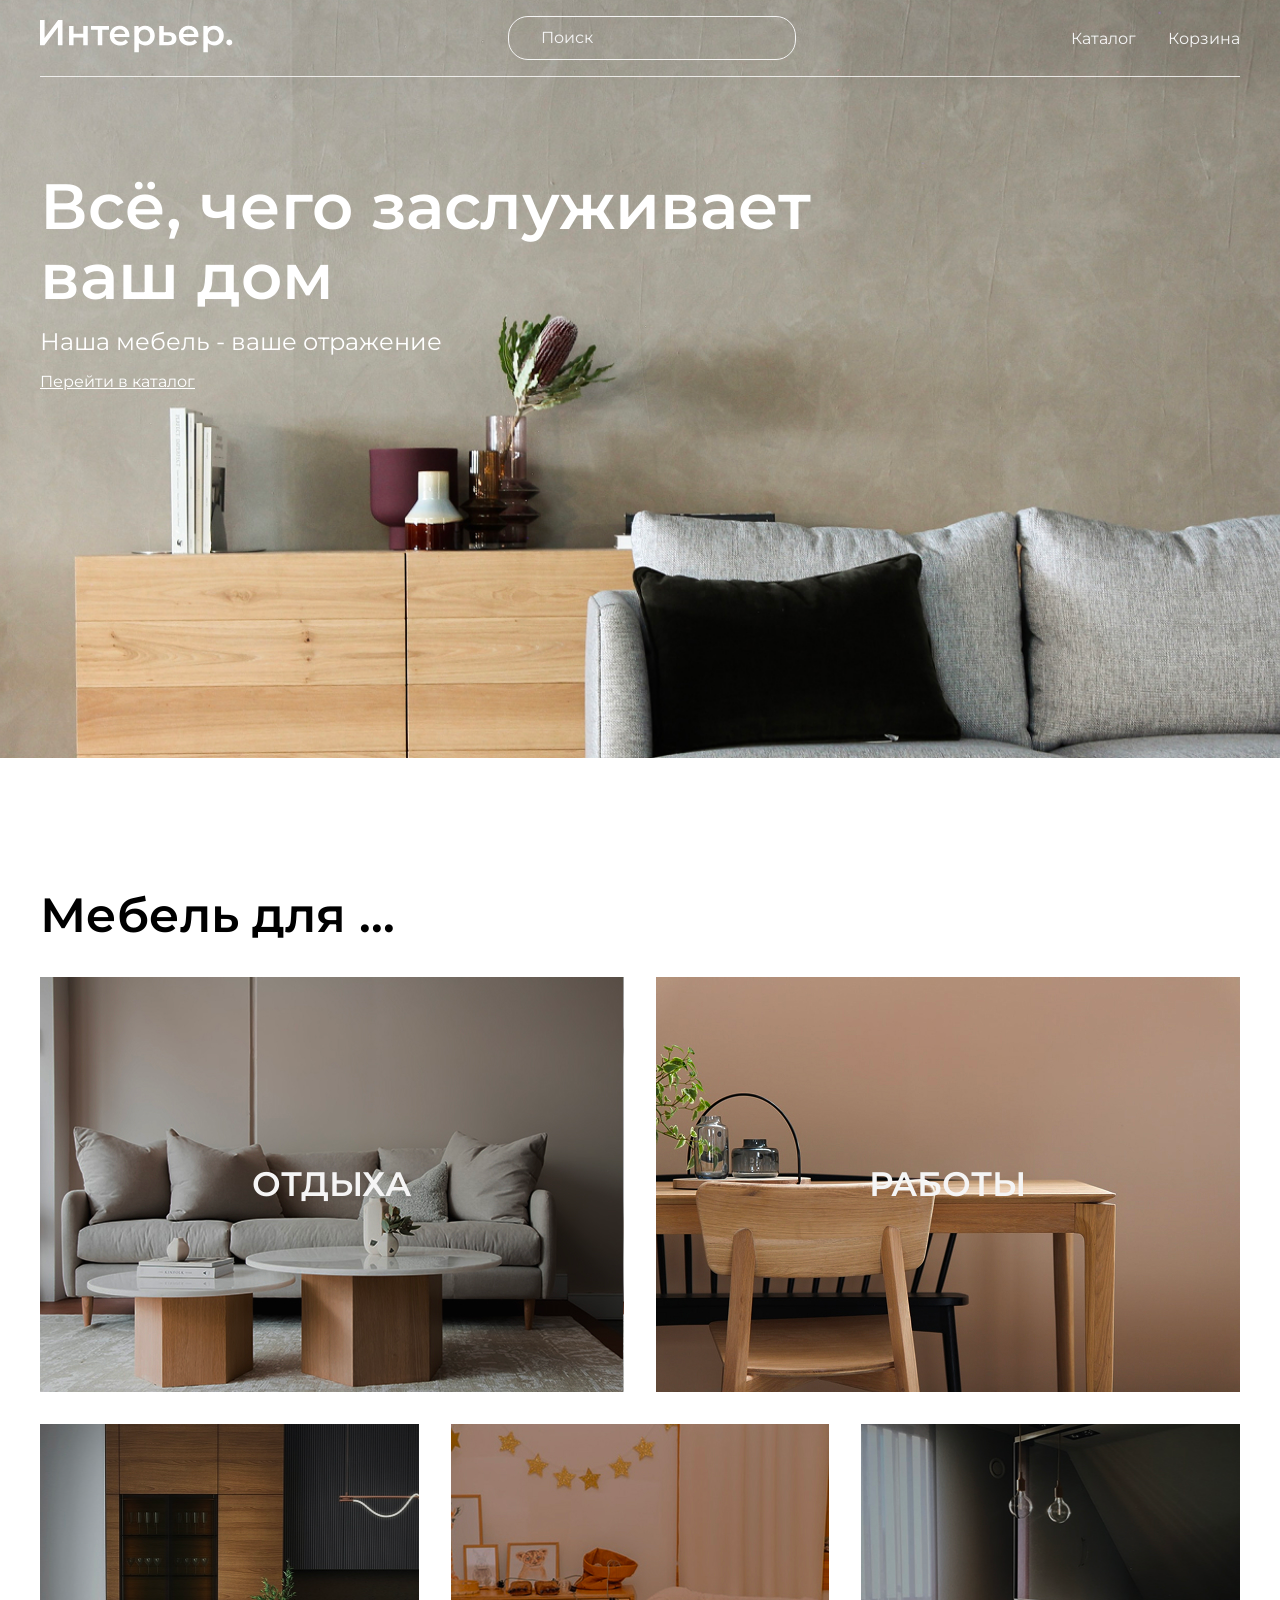
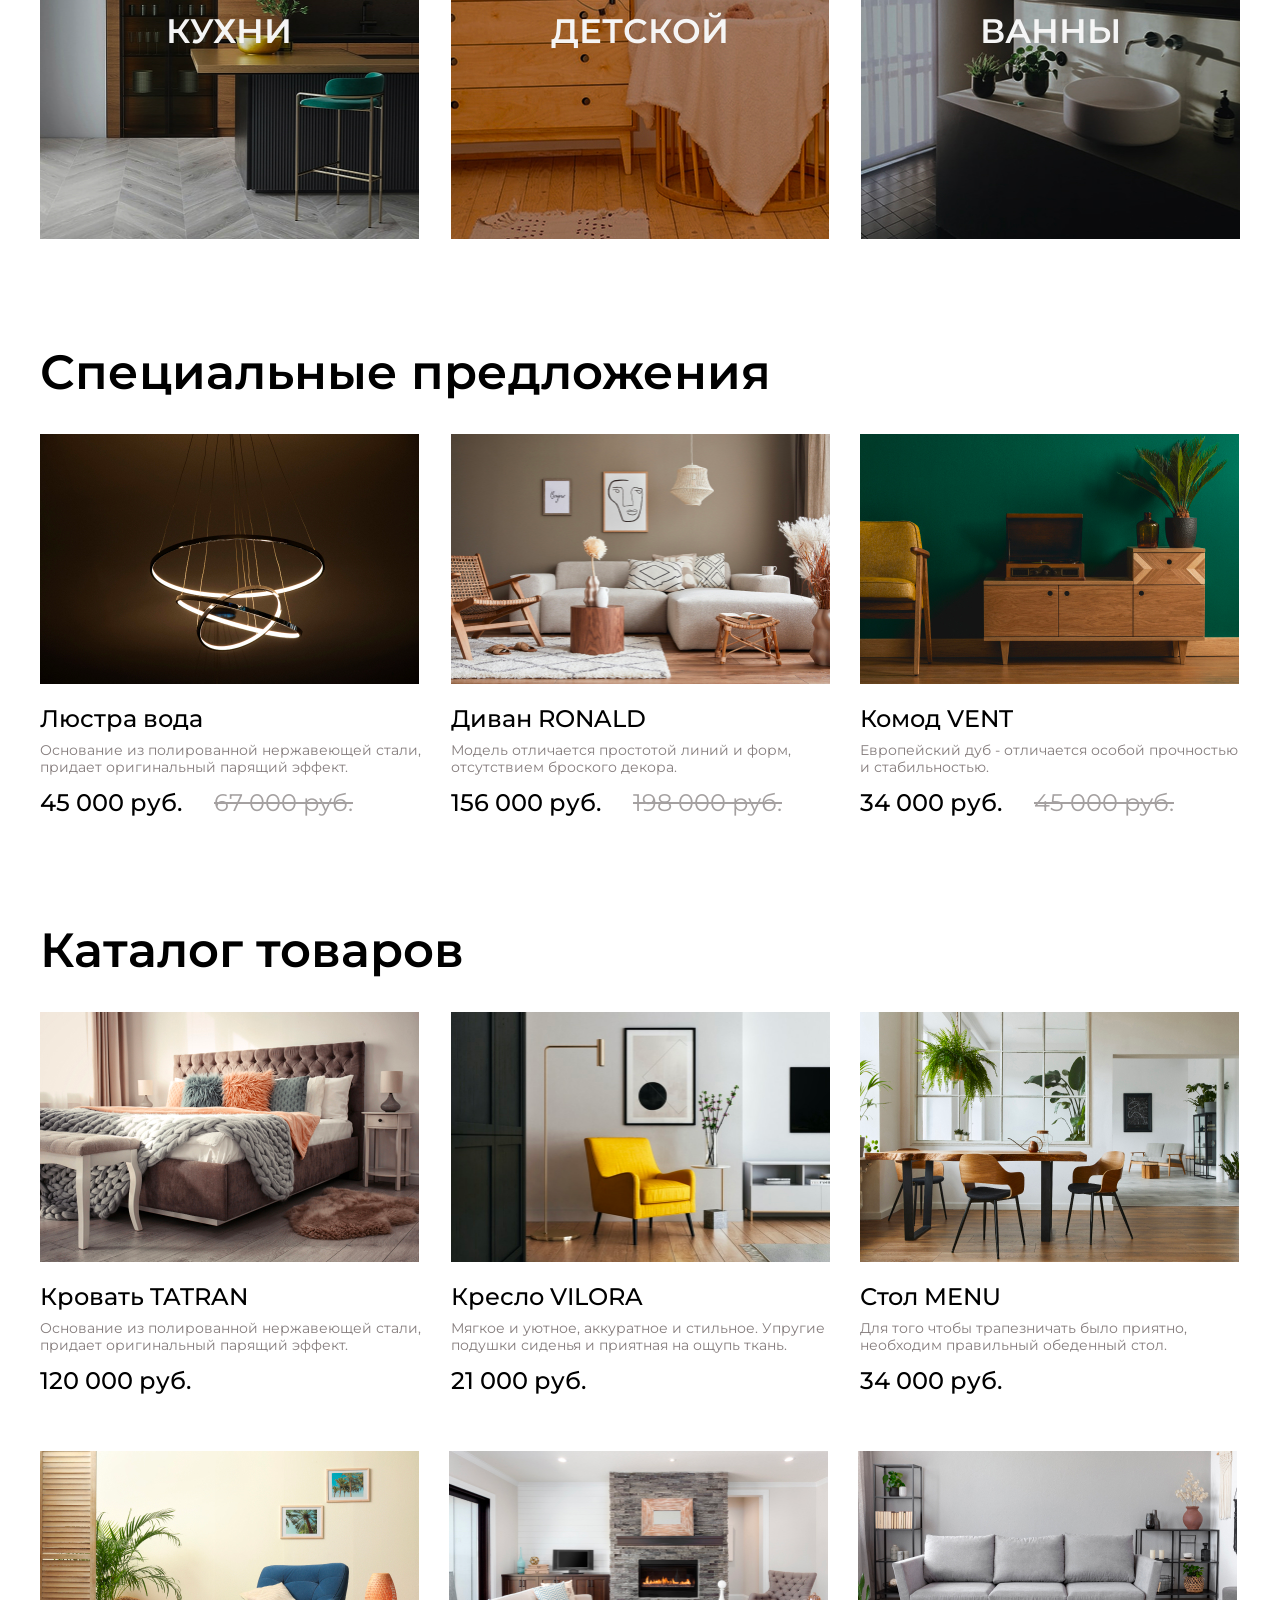
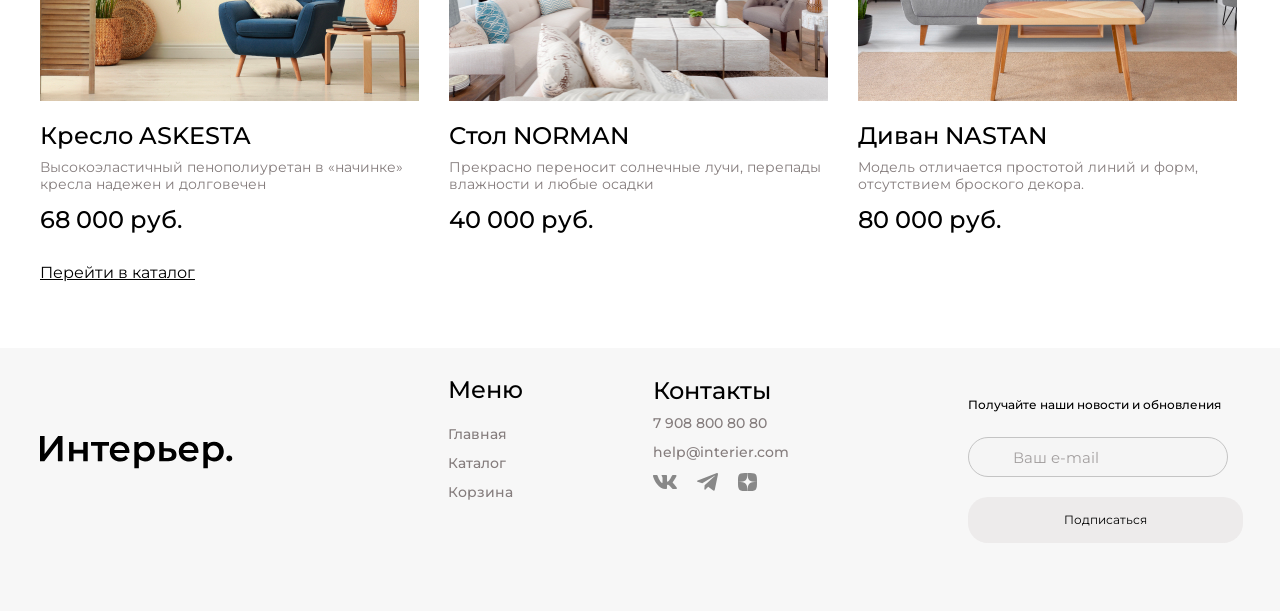
<file: index.html>
<!DOCTYPE html>
<html lang="en">

<head>
    <meta charset="UTF-8">
    <meta name="viewport" content="width=device-width, initial-scale=1.0">
    <title>Document</title>
    <link rel="preconnect" href="https://fonts.googleapis.com">
<link rel="preconnect" href="https://fonts.gstatic.com" crossorigin>
<link href="https://fonts.googleapis.com/css2?family=Montserrat:ital,wght@0,100..900;1,100..900&display=swap" rel="stylesheet">
    <link rel="stylesheet" href="./style.css">
</head>

<body>
    <div class="top center">
        <section class="hero-page center">
        <header class="header">
           <a class="logo" href="index.html">
             <img class="logo__img" src="./img/logo__white.svg" alt="logo__white">
           </a>
           <input placeholder="Поиск" class="header__input" type="text">
           <nav class="menu">
              <a href="catalog.html" class="top__link">Каталог</a>
              <a href="cart.html" class="top__link">Корзина</a>
           </nav>
           <div class="menu-mob">
            <a href="index.html"><svg class="icon" width="16" height="16" viewBox="0 0 16 16" fill="none" xmlns="http://www.w3.org/2000/svg">
<path d="M6.33569 0.103333C7.97081 0.0528479 9.56397 0.626612 10.7908 1.7088C12.0177 2.79117 12.7864 4.30064 12.9402 5.9295C13.0911 7.52844 12.6358 9.12315 11.6707 10.4041L15.0046 13.7371C15.0874 13.8199 15.1532 13.9181 15.198 14.0262C15.2428 14.1344 15.2664 14.2508 15.2664 14.368C15.2663 14.4851 15.2428 14.6016 15.198 14.7098C15.1532 14.8179 15.0874 14.9161 15.0046 14.9988C14.9219 15.0816 14.8237 15.1474 14.7156 15.1922C14.6073 15.237 14.4909 15.2596 14.3738 15.2596C14.2566 15.2596 14.1402 15.237 14.032 15.1922C13.9239 15.1474 13.8257 15.0816 13.7429 14.9988L10.4099 11.6649C9.12912 12.6326 7.5328 13.0893 5.93237 12.9393C4.30231 12.7863 2.79181 12.0177 1.70874 10.7899C0.62567 9.56202 0.0515812 7.9673 0.103271 6.33087C0.155085 4.69428 0.829358 3.13824 1.98804 1.98126C3.14566 0.82533 4.70053 0.153931 6.33569 0.103333ZM6.54565 1.909C5.31897 1.91399 4.14353 2.40292 3.27612 3.27032C2.40875 4.13773 1.91979 5.31319 1.91479 6.53986C1.90986 7.76646 2.3895 8.94574 3.24976 9.82013C3.68015 10.2575 4.19306 10.6052 4.75854 10.8436C5.32421 11.0819 5.93183 11.2063 6.54565 11.2088C7.15929 11.2113 7.76729 11.0918 8.33472 10.8582C8.90228 10.6245 9.41826 10.2805 9.85229 9.8465C10.2863 9.41245 10.6303 8.8965 10.864 8.32892C11.0977 7.76149 11.2171 7.1535 11.2146 6.53986C11.2121 5.92603 11.0877 5.31841 10.8494 4.75275C10.611 4.18724 10.2633 3.67437 9.82593 3.24396C8.95152 2.38368 7.77229 1.90404 6.54565 1.909Z" fill="white" stroke="white" style="fill:white;fill-opacity:1;stroke:white;stroke-opacity:1;" stroke-width="0.2"/>
</svg>
</a>
            <a href="catalog.html"><svg class="icon" width="20" height="20" viewBox="0 0 20 20" fill="none" xmlns="http://www.w3.org/2000/svg">
<rect width="4.57143" height="4.57143" fill="white" style="fill:white;fill-opacity:1;"/>
<rect y="7.31427" width="4.57143" height="4.57143" fill="white" style="fill:white;fill-opacity:1;"/>
<rect y="14.6285" width="4.57143" height="4.57143" fill="white" style="fill:white;fill-opacity:1;"/>
<rect x="7.31348" y="7.31427" width="4.57143" height="4.57143" fill="white" style="fill:white;fill-opacity:1;"/>
<rect x="7.31348" y="14.6285" width="4.57143" height="4.57143" fill="white" style="fill:white;fill-opacity:1;"/>
<rect x="7.31348" width="4.57143" height="4.57143" fill="white" style="fill:white;fill-opacity:1;"/>
<rect x="14.6279" y="7.31427" width="4.57143" height="4.57143" fill="white" style="fill:white;fill-opacity:1;"/>
<rect x="14.6279" y="14.6285" width="4.57143" height="4.57143" fill="white" style="fill:white;fill-opacity:1;"/>
<rect x="14.6279" width="4.57143" height="4.57143" fill="white" style="fill:white;fill-opacity:1;"/>
</svg>
</a>
            <a href="cart.html"><svg class="icon" width="25" height="25" viewBox="0 0 25 25" fill="none" xmlns="http://www.w3.org/2000/svg">
<path d="M14.5834 20.8333C15.1359 20.8333 15.6658 20.6138 16.0566 20.2231C16.4473 19.8324 16.6667 19.3025 16.6667 18.75C16.6667 18.1975 16.4473 17.6676 16.0566 17.2768C15.6658 16.8861 15.1359 16.6667 14.5834 16.6667C14.0309 16.6667 13.501 16.8861 13.1103 17.2768C12.7196 17.6676 12.5001 18.1975 12.5001 18.75C12.5001 19.3025 12.7196 19.8324 13.1103 20.2231C13.501 20.6138 14.0309 20.8333 14.5834 20.8333ZM7.29174 20.8333C7.84428 20.8333 8.37418 20.6138 8.76488 20.2231C9.15558 19.8324 9.37508 19.3025 9.37508 18.75C9.37508 18.1975 9.15558 17.6676 8.76488 17.2768C8.37418 16.8861 7.84428 16.6667 7.29174 16.6667C6.73921 16.6667 6.20931 16.8861 5.81861 17.2768C5.4279 17.6676 5.20841 18.1975 5.20841 18.75C5.20841 19.3025 5.4279 19.8324 5.81861 20.2231C6.20931 20.6138 6.73921 20.8333 7.29174 20.8333ZM20.873 6.16978C21.133 6.16139 21.3796 6.0522 21.5606 5.86528C21.7416 5.67837 21.8428 5.42839 21.8428 5.16822C21.8428 4.90804 21.7416 4.65807 21.5606 4.47115C21.3796 4.28424 21.133 4.17504 20.873 4.16666H19.674C18.7345 4.16666 17.922 4.81874 17.7178 5.73541L16.4126 11.6125C16.2084 12.5292 15.3959 13.1812 14.4563 13.1812H6.63133L5.12924 7.17082H14.8636C15.1212 7.15907 15.3644 7.04847 15.5425 6.86202C15.7206 6.67558 15.82 6.42764 15.82 6.16978C15.82 5.91192 15.7206 5.66398 15.5425 5.47754C15.3644 5.2911 15.1212 5.18049 14.8636 5.16874H5.12924C4.82473 5.16865 4.5242 5.23799 4.25051 5.37148C3.97682 5.50498 3.73716 5.69912 3.54976 5.93914C3.36236 6.17916 3.23215 6.45875 3.16903 6.75665C3.10591 7.05455 3.11154 7.36292 3.1855 7.65832L4.68758 13.6667C4.79586 14.1002 5.046 14.4851 5.39821 14.7601C5.75042 15.0351 6.18447 15.1844 6.63133 15.1844H14.4563C15.368 15.1845 16.2524 14.8737 16.9636 14.3032C17.6748 13.7328 18.1701 12.9368 18.3678 12.0469L19.674 6.16978H20.873Z" fill="white" style="fill:white;fill-opacity:1;"/>
</svg>
</a>
           </div>
        </header>
        <div class="hero-page__content">
           <h1 class="hero-page__title">Всё, чего заслуживает ваш дом</h1>
           <p class="hero-page__subtitle">Наша мебель - ваше отражение</p>
           <a class="hero-page__link" href="catalog.html">Перейти в каталог</a>
        </div>
    </section>
    </div>
    <div class="for-box center">
      <h2 class= "for-box__heading"> Мебель для ...</h2>
      <div class="for">
        <div class="for__item for__item_1 for__item_big">ОТДЫХА</div>
        <div class="for__item for__item_2 for__item_big">РАБОТЫ</div>
        <div class="for__item for__item_3">КУХНИ</div>
        <div class="for__item for__item_4">ДЕТСКОЙ</div>
        <div class="for__item for__item_5">ВАННЫ</div>
      </div>
    </div>
    <section class="content">
        <div class="product-box center">
            <h2 class="content__heading">Специальные предложения</h2>
            <div class="product-content">
               <article class="product product-margin">
                <div class="product__icon">
                  <svg width="19" height="22" viewBox="0 0 19 22" fill="none" xmlns="http://www.w3.org/2000/svg">
<path d="M4.08258 7V5C4.08258 3.67916 4.15351 1.93397 5.08258 1C6.01166 0.0660251 7.76867 0 9.08258 0C10.3965 0 12.1535 0.0660251 13.0826 1C14.0117 1.93397 14.0826 3.67916 14.0826 5V7H17.0826C17.3454 7 17.8968 6.81321 18.0826 7C18.2684 7.18679 18.0826 7.73583 18.0826 8V20C18.0826 20.2642 18.2684 20.8132 18.0826 21C17.8968 21.1868 17.3454 21 17.0826 21H1.08258C0.819802 21 0.2684 21.1868 0.0825847 21C-0.103231 20.8132 0.0825847 20.2642 0.0825847 20V8C0.0825847 7.73583 -0.103231 7.18679 0.0825847 7C0.2684 6.81321 0.819802 7 1.08258 7H4.08258ZM4.08258 9H2.08258V19H16.0826V9H14.0826V11H12.0826V9H6.08258V11H4.08258V9ZM6.08258 7H12.0826V5C12.0826 4.2075 11.64 3.56038 11.0826 3C10.5251 2.43962 9.87093 2 9.08258 2C8.29424 2 7.64003 2.43962 7.08258 3C6.52514 3.56038 6.08258 4.2075 6.08258 5V7Z" fill="#C4C4C4" style="fill:#C4C4C4;fill:color(display-p3 0.7686 0.7686 0.7686);fill-opacity:1;"/>
</svg>
                  <svg width="20" height="18" viewBox="0 0 20 18" fill="none" xmlns="http://www.w3.org/2000/svg">
<path d="M10 18.0011C9.35502 17.4291 8.62602 16.8341 7.85502 16.2011H7.84502C5.13002 13.9811 2.05302 11.4691 0.694023 8.45912C0.24754 7.50085 0.0109268 6.45825 1.1406e-05 5.40112C-0.00297039 3.95061 0.578794 2.56011 1.61383 1.54389C2.64887 0.527673 4.04981 -0.0284812 5.50002 0.00112428C6.68065 0.00298908 7.83586 0.344205 8.82802 0.984124C9.26399 1.26709 9.65844 1.60938 10 2.00112C10.3435 1.61092 10.7381 1.26883 11.173 0.984124C12.1648 0.344079 13.3197 0.00284283 14.5 0.00112428C15.9502 -0.0284812 17.3512 0.527673 18.3862 1.54389C19.4213 2.56011 20.003 3.95061 20 5.40112C19.9898 6.45994 19.7532 7.50432 19.306 8.46412C17.947 11.4741 14.871 13.9851 12.156 16.2011L12.146 16.2091C11.374 16.8381 10.646 17.4331 10.001 18.0091L10 18.0011ZM5.50002 2.00112C4.56853 1.98947 3.67009 2.34597 3.00002 2.99312C2.35441 3.62729 1.99358 4.49617 1.99994 5.40112C2.01135 6.17163 2.18585 6.93098 2.51202 7.62912C3.15353 8.92783 4.01913 10.1032 5.06902 11.1011C6.06002 12.1011 7.20002 13.0691 8.18602 13.8831C8.45902 14.1081 8.73702 14.3351 9.01502 14.5621L9.19002 14.7051C9.45702 14.9231 9.73302 15.1491 10 15.3711L10.013 15.3591L10.019 15.3541H10.025L10.034 15.3471H10.039H10.044L10.062 15.3321L10.103 15.2991L10.11 15.2931L10.121 15.2851H10.127L10.136 15.2771L10.8 14.7321L10.974 14.5891C11.255 14.3601 11.533 14.1331 11.806 13.9081C12.792 13.0941 13.933 12.1271 14.924 11.1221C15.9741 10.1247 16.8397 8.94964 17.481 7.65112C17.8131 6.94693 17.9901 6.17963 18.0001 5.40112C18.0042 4.49896 17.6435 3.63342 17 3.00112C16.3312 2.35104 15.4326 1.99161 14.5 2.00112C13.3619 1.99145 12.274 2.46849 11.51 3.31212L10 5.05212L8.49002 3.31212C7.72609 2.46849 6.6381 1.99145 5.50002 2.00112Z" fill="#C4C4C4" style="fill:#C4C4C4;fill:color(display-p3 0.7686 0.7686 0.7686);fill-opacity:1;"/>
</svg>
                </div>
                  <img src="./img/VODA.jpg" alt="Люстра вода" class="product__image">
                  <h3 class="product__title">Люстра вода</h3>
                  <p class="product__description">
                   Основание из полированной нержавеющей стали, <br> придает оригинальный парящий эффект.
                  </p>
                  <div class="product__box-price">
                    <span class="product__price">45 000 руб.</span>
                    <span class="product__price_old">67 000 руб.</span>
                  </div>
               </article>
               <article class="product">
                 <div class="product__icon">
                  <svg width="19" height="22" viewBox="0 0 19 22" fill="none" xmlns="http://www.w3.org/2000/svg">
<path d="M4.08258 7V5C4.08258 3.67916 4.15351 1.93397 5.08258 1C6.01166 0.0660251 7.76867 0 9.08258 0C10.3965 0 12.1535 0.0660251 13.0826 1C14.0117 1.93397 14.0826 3.67916 14.0826 5V7H17.0826C17.3454 7 17.8968 6.81321 18.0826 7C18.2684 7.18679 18.0826 7.73583 18.0826 8V20C18.0826 20.2642 18.2684 20.8132 18.0826 21C17.8968 21.1868 17.3454 21 17.0826 21H1.08258C0.819802 21 0.2684 21.1868 0.0825847 21C-0.103231 20.8132 0.0825847 20.2642 0.0825847 20V8C0.0825847 7.73583 -0.103231 7.18679 0.0825847 7C0.2684 6.81321 0.819802 7 1.08258 7H4.08258ZM4.08258 9H2.08258V19H16.0826V9H14.0826V11H12.0826V9H6.08258V11H4.08258V9ZM6.08258 7H12.0826V5C12.0826 4.2075 11.64 3.56038 11.0826 3C10.5251 2.43962 9.87093 2 9.08258 2C8.29424 2 7.64003 2.43962 7.08258 3C6.52514 3.56038 6.08258 4.2075 6.08258 5V7Z" fill="#C4C4C4" style="fill:#C4C4C4;fill:color(display-p3 0.7686 0.7686 0.7686);fill-opacity:1;"/>
</svg>
                  <svg width="20" height="18" viewBox="0 0 20 18" fill="none" xmlns="http://www.w3.org/2000/svg">
<path d="M10 18.0011C9.35502 17.4291 8.62602 16.8341 7.85502 16.2011H7.84502C5.13002 13.9811 2.05302 11.4691 0.694023 8.45912C0.24754 7.50085 0.0109268 6.45825 1.1406e-05 5.40112C-0.00297039 3.95061 0.578794 2.56011 1.61383 1.54389C2.64887 0.527673 4.04981 -0.0284812 5.50002 0.00112428C6.68065 0.00298908 7.83586 0.344205 8.82802 0.984124C9.26399 1.26709 9.65844 1.60938 10 2.00112C10.3435 1.61092 10.7381 1.26883 11.173 0.984124C12.1648 0.344079 13.3197 0.00284283 14.5 0.00112428C15.9502 -0.0284812 17.3512 0.527673 18.3862 1.54389C19.4213 2.56011 20.003 3.95061 20 5.40112C19.9898 6.45994 19.7532 7.50432 19.306 8.46412C17.947 11.4741 14.871 13.9851 12.156 16.2011L12.146 16.2091C11.374 16.8381 10.646 17.4331 10.001 18.0091L10 18.0011ZM5.50002 2.00112C4.56853 1.98947 3.67009 2.34597 3.00002 2.99312C2.35441 3.62729 1.99358 4.49617 1.99994 5.40112C2.01135 6.17163 2.18585 6.93098 2.51202 7.62912C3.15353 8.92783 4.01913 10.1032 5.06902 11.1011C6.06002 12.1011 7.20002 13.0691 8.18602 13.8831C8.45902 14.1081 8.73702 14.3351 9.01502 14.5621L9.19002 14.7051C9.45702 14.9231 9.73302 15.1491 10 15.3711L10.013 15.3591L10.019 15.3541H10.025L10.034 15.3471H10.039H10.044L10.062 15.3321L10.103 15.2991L10.11 15.2931L10.121 15.2851H10.127L10.136 15.2771L10.8 14.7321L10.974 14.5891C11.255 14.3601 11.533 14.1331 11.806 13.9081C12.792 13.0941 13.933 12.1271 14.924 11.1221C15.9741 10.1247 16.8397 8.94964 17.481 7.65112C17.8131 6.94693 17.9901 6.17963 18.0001 5.40112C18.0042 4.49896 17.6435 3.63342 17 3.00112C16.3312 2.35104 15.4326 1.99161 14.5 2.00112C13.3619 1.99145 12.274 2.46849 11.51 3.31212L10 5.05212L8.49002 3.31212C7.72609 2.46849 6.6381 1.99145 5.50002 2.00112Z" fill="#C4C4C4" style="fill:#C4C4C4;fill:color(display-p3 0.7686 0.7686 0.7686);fill-opacity:1;"/>
</svg>
                </div>
                  <img src="./img/RONALD.jpg" alt="RONALD" class="product__image">
                  <h3 class="product__title">Диван RONALD</h3>
                  <p class="product__description">
                   Модель отличается простотой линий и форм,<br> отсутствием броского декора.
                  </p>
                  <div class="product__box-price">
                    <p class="product__price">156 000 руб.</p>
                    <p class="product__price_old">198 000 руб.</p>
                  </div>
               </article>
               <article class="product product-vent">
                 <div class="product__icon">
                  <svg width="19" height="22" viewBox="0 0 19 22" fill="none" xmlns="http://www.w3.org/2000/svg">
<path d="M4.08258 7V5C4.08258 3.67916 4.15351 1.93397 5.08258 1C6.01166 0.0660251 7.76867 0 9.08258 0C10.3965 0 12.1535 0.0660251 13.0826 1C14.0117 1.93397 14.0826 3.67916 14.0826 5V7H17.0826C17.3454 7 17.8968 6.81321 18.0826 7C18.2684 7.18679 18.0826 7.73583 18.0826 8V20C18.0826 20.2642 18.2684 20.8132 18.0826 21C17.8968 21.1868 17.3454 21 17.0826 21H1.08258C0.819802 21 0.2684 21.1868 0.0825847 21C-0.103231 20.8132 0.0825847 20.2642 0.0825847 20V8C0.0825847 7.73583 -0.103231 7.18679 0.0825847 7C0.2684 6.81321 0.819802 7 1.08258 7H4.08258ZM4.08258 9H2.08258V19H16.0826V9H14.0826V11H12.0826V9H6.08258V11H4.08258V9ZM6.08258 7H12.0826V5C12.0826 4.2075 11.64 3.56038 11.0826 3C10.5251 2.43962 9.87093 2 9.08258 2C8.29424 2 7.64003 2.43962 7.08258 3C6.52514 3.56038 6.08258 4.2075 6.08258 5V7Z" fill="#C4C4C4" style="fill:#C4C4C4;fill:color(display-p3 0.7686 0.7686 0.7686);fill-opacity:1;"/>
</svg>
                  <svg width="20" height="18" viewBox="0 0 20 18" fill="none" xmlns="http://www.w3.org/2000/svg">
<path d="M10 18.0011C9.35502 17.4291 8.62602 16.8341 7.85502 16.2011H7.84502C5.13002 13.9811 2.05302 11.4691 0.694023 8.45912C0.24754 7.50085 0.0109268 6.45825 1.1406e-05 5.40112C-0.00297039 3.95061 0.578794 2.56011 1.61383 1.54389C2.64887 0.527673 4.04981 -0.0284812 5.50002 0.00112428C6.68065 0.00298908 7.83586 0.344205 8.82802 0.984124C9.26399 1.26709 9.65844 1.60938 10 2.00112C10.3435 1.61092 10.7381 1.26883 11.173 0.984124C12.1648 0.344079 13.3197 0.00284283 14.5 0.00112428C15.9502 -0.0284812 17.3512 0.527673 18.3862 1.54389C19.4213 2.56011 20.003 3.95061 20 5.40112C19.9898 6.45994 19.7532 7.50432 19.306 8.46412C17.947 11.4741 14.871 13.9851 12.156 16.2011L12.146 16.2091C11.374 16.8381 10.646 17.4331 10.001 18.0091L10 18.0011ZM5.50002 2.00112C4.56853 1.98947 3.67009 2.34597 3.00002 2.99312C2.35441 3.62729 1.99358 4.49617 1.99994 5.40112C2.01135 6.17163 2.18585 6.93098 2.51202 7.62912C3.15353 8.92783 4.01913 10.1032 5.06902 11.1011C6.06002 12.1011 7.20002 13.0691 8.18602 13.8831C8.45902 14.1081 8.73702 14.3351 9.01502 14.5621L9.19002 14.7051C9.45702 14.9231 9.73302 15.1491 10 15.3711L10.013 15.3591L10.019 15.3541H10.025L10.034 15.3471H10.039H10.044L10.062 15.3321L10.103 15.2991L10.11 15.2931L10.121 15.2851H10.127L10.136 15.2771L10.8 14.7321L10.974 14.5891C11.255 14.3601 11.533 14.1331 11.806 13.9081C12.792 13.0941 13.933 12.1271 14.924 11.1221C15.9741 10.1247 16.8397 8.94964 17.481 7.65112C17.8131 6.94693 17.9901 6.17963 18.0001 5.40112C18.0042 4.49896 17.6435 3.63342 17 3.00112C16.3312 2.35104 15.4326 1.99161 14.5 2.00112C13.3619 1.99145 12.274 2.46849 11.51 3.31212L10 5.05212L8.49002 3.31212C7.72609 2.46849 6.6381 1.99145 5.50002 2.00112Z" fill="#C4C4C4" style="fill:#C4C4C4;fill:color(display-p3 0.7686 0.7686 0.7686);fill-opacity:1;"/>
</svg>
                </div>
                  <img src="./img/Vent.jpg" alt="VENT" class="product__image">
                  <h3 class="product__title">Комод VENT</h3>
                  <p class="product__description">
                   Европейский дуб - отличается особой прочностью <br>и стабильностью.
                  </p>
                  <div class="product__box-price">
                    <p class="product__price">34 000 руб.</p>
                    <p class="product__price_old">45 000 руб.</p>
                  </div>
               </article>
            </div>    
        </div>
    </section>
    <section class="content">
        <div class="product-box center">
            <h2 class="content__heading">Каталог товаров</h2>
            <div class="product-content">
                 <article class="product product-margin">
                   <div class="product__icon">
                  <svg width="19" height="22" viewBox="0 0 19 22" fill="none" xmlns="http://www.w3.org/2000/svg">
<path d="M4.08258 7V5C4.08258 3.67916 4.15351 1.93397 5.08258 1C6.01166 0.0660251 7.76867 0 9.08258 0C10.3965 0 12.1535 0.0660251 13.0826 1C14.0117 1.93397 14.0826 3.67916 14.0826 5V7H17.0826C17.3454 7 17.8968 6.81321 18.0826 7C18.2684 7.18679 18.0826 7.73583 18.0826 8V20C18.0826 20.2642 18.2684 20.8132 18.0826 21C17.8968 21.1868 17.3454 21 17.0826 21H1.08258C0.819802 21 0.2684 21.1868 0.0825847 21C-0.103231 20.8132 0.0825847 20.2642 0.0825847 20V8C0.0825847 7.73583 -0.103231 7.18679 0.0825847 7C0.2684 6.81321 0.819802 7 1.08258 7H4.08258ZM4.08258 9H2.08258V19H16.0826V9H14.0826V11H12.0826V9H6.08258V11H4.08258V9ZM6.08258 7H12.0826V5C12.0826 4.2075 11.64 3.56038 11.0826 3C10.5251 2.43962 9.87093 2 9.08258 2C8.29424 2 7.64003 2.43962 7.08258 3C6.52514 3.56038 6.08258 4.2075 6.08258 5V7Z" fill="#C4C4C4" style="fill:#C4C4C4;fill:color(display-p3 0.7686 0.7686 0.7686);fill-opacity:1;"/>
</svg>
                  <svg width="20" height="18" viewBox="0 0 20 18" fill="none" xmlns="http://www.w3.org/2000/svg">
<path d="M10 18.0011C9.35502 17.4291 8.62602 16.8341 7.85502 16.2011H7.84502C5.13002 13.9811 2.05302 11.4691 0.694023 8.45912C0.24754 7.50085 0.0109268 6.45825 1.1406e-05 5.40112C-0.00297039 3.95061 0.578794 2.56011 1.61383 1.54389C2.64887 0.527673 4.04981 -0.0284812 5.50002 0.00112428C6.68065 0.00298908 7.83586 0.344205 8.82802 0.984124C9.26399 1.26709 9.65844 1.60938 10 2.00112C10.3435 1.61092 10.7381 1.26883 11.173 0.984124C12.1648 0.344079 13.3197 0.00284283 14.5 0.00112428C15.9502 -0.0284812 17.3512 0.527673 18.3862 1.54389C19.4213 2.56011 20.003 3.95061 20 5.40112C19.9898 6.45994 19.7532 7.50432 19.306 8.46412C17.947 11.4741 14.871 13.9851 12.156 16.2011L12.146 16.2091C11.374 16.8381 10.646 17.4331 10.001 18.0091L10 18.0011ZM5.50002 2.00112C4.56853 1.98947 3.67009 2.34597 3.00002 2.99312C2.35441 3.62729 1.99358 4.49617 1.99994 5.40112C2.01135 6.17163 2.18585 6.93098 2.51202 7.62912C3.15353 8.92783 4.01913 10.1032 5.06902 11.1011C6.06002 12.1011 7.20002 13.0691 8.18602 13.8831C8.45902 14.1081 8.73702 14.3351 9.01502 14.5621L9.19002 14.7051C9.45702 14.9231 9.73302 15.1491 10 15.3711L10.013 15.3591L10.019 15.3541H10.025L10.034 15.3471H10.039H10.044L10.062 15.3321L10.103 15.2991L10.11 15.2931L10.121 15.2851H10.127L10.136 15.2771L10.8 14.7321L10.974 14.5891C11.255 14.3601 11.533 14.1331 11.806 13.9081C12.792 13.0941 13.933 12.1271 14.924 11.1221C15.9741 10.1247 16.8397 8.94964 17.481 7.65112C17.8131 6.94693 17.9901 6.17963 18.0001 5.40112C18.0042 4.49896 17.6435 3.63342 17 3.00112C16.3312 2.35104 15.4326 1.99161 14.5 2.00112C13.3619 1.99145 12.274 2.46849 11.51 3.31212L10 5.05212L8.49002 3.31212C7.72609 2.46849 6.6381 1.99145 5.50002 2.00112Z" fill="#C4C4C4" style="fill:#C4C4C4;fill:color(display-p3 0.7686 0.7686 0.7686);fill-opacity:1;"/>
</svg>
                </div>
                   <img src="./img/Tatran.jpg" alt="TATRAN" class="product__image">
                   <h3 class="product__title">Кровать TATRAN</h3>
                   <p  class="product__description">
                     Основание из полированной нержавеющей стали, <br> придает оригинальный парящий эффект.
                   </p>
                   <p class="product__price">120 000 руб.</p>
                 </article>
                 <article class="product">
                   <div class="product__icon">
                  <svg width="19" height="22" viewBox="0 0 19 22" fill="none" xmlns="http://www.w3.org/2000/svg">
<path d="M4.08258 7V5C4.08258 3.67916 4.15351 1.93397 5.08258 1C6.01166 0.0660251 7.76867 0 9.08258 0C10.3965 0 12.1535 0.0660251 13.0826 1C14.0117 1.93397 14.0826 3.67916 14.0826 5V7H17.0826C17.3454 7 17.8968 6.81321 18.0826 7C18.2684 7.18679 18.0826 7.73583 18.0826 8V20C18.0826 20.2642 18.2684 20.8132 18.0826 21C17.8968 21.1868 17.3454 21 17.0826 21H1.08258C0.819802 21 0.2684 21.1868 0.0825847 21C-0.103231 20.8132 0.0825847 20.2642 0.0825847 20V8C0.0825847 7.73583 -0.103231 7.18679 0.0825847 7C0.2684 6.81321 0.819802 7 1.08258 7H4.08258ZM4.08258 9H2.08258V19H16.0826V9H14.0826V11H12.0826V9H6.08258V11H4.08258V9ZM6.08258 7H12.0826V5C12.0826 4.2075 11.64 3.56038 11.0826 3C10.5251 2.43962 9.87093 2 9.08258 2C8.29424 2 7.64003 2.43962 7.08258 3C6.52514 3.56038 6.08258 4.2075 6.08258 5V7Z" fill="#C4C4C4" style="fill:#C4C4C4;fill:color(display-p3 0.7686 0.7686 0.7686);fill-opacity:1;"/>
</svg>
                  <svg width="20" height="18" viewBox="0 0 20 18" fill="none" xmlns="http://www.w3.org/2000/svg">
<path d="M10 18.0011C9.35502 17.4291 8.62602 16.8341 7.85502 16.2011H7.84502C5.13002 13.9811 2.05302 11.4691 0.694023 8.45912C0.24754 7.50085 0.0109268 6.45825 1.1406e-05 5.40112C-0.00297039 3.95061 0.578794 2.56011 1.61383 1.54389C2.64887 0.527673 4.04981 -0.0284812 5.50002 0.00112428C6.68065 0.00298908 7.83586 0.344205 8.82802 0.984124C9.26399 1.26709 9.65844 1.60938 10 2.00112C10.3435 1.61092 10.7381 1.26883 11.173 0.984124C12.1648 0.344079 13.3197 0.00284283 14.5 0.00112428C15.9502 -0.0284812 17.3512 0.527673 18.3862 1.54389C19.4213 2.56011 20.003 3.95061 20 5.40112C19.9898 6.45994 19.7532 7.50432 19.306 8.46412C17.947 11.4741 14.871 13.9851 12.156 16.2011L12.146 16.2091C11.374 16.8381 10.646 17.4331 10.001 18.0091L10 18.0011ZM5.50002 2.00112C4.56853 1.98947 3.67009 2.34597 3.00002 2.99312C2.35441 3.62729 1.99358 4.49617 1.99994 5.40112C2.01135 6.17163 2.18585 6.93098 2.51202 7.62912C3.15353 8.92783 4.01913 10.1032 5.06902 11.1011C6.06002 12.1011 7.20002 13.0691 8.18602 13.8831C8.45902 14.1081 8.73702 14.3351 9.01502 14.5621L9.19002 14.7051C9.45702 14.9231 9.73302 15.1491 10 15.3711L10.013 15.3591L10.019 15.3541H10.025L10.034 15.3471H10.039H10.044L10.062 15.3321L10.103 15.2991L10.11 15.2931L10.121 15.2851H10.127L10.136 15.2771L10.8 14.7321L10.974 14.5891C11.255 14.3601 11.533 14.1331 11.806 13.9081C12.792 13.0941 13.933 12.1271 14.924 11.1221C15.9741 10.1247 16.8397 8.94964 17.481 7.65112C17.8131 6.94693 17.9901 6.17963 18.0001 5.40112C18.0042 4.49896 17.6435 3.63342 17 3.00112C16.3312 2.35104 15.4326 1.99161 14.5 2.00112C13.3619 1.99145 12.274 2.46849 11.51 3.31212L10 5.05212L8.49002 3.31212C7.72609 2.46849 6.6381 1.99145 5.50002 2.00112Z" fill="#C4C4C4" style="fill:#C4C4C4;fill:color(display-p3 0.7686 0.7686 0.7686);fill-opacity:1;"/>
</svg>
                </div>
                   <img src="./img/Vilora.jpg" alt="VILORA" class="product__image">
                   <h3 class="product__title">Кресло VILORA</h3>
                   <p class="product__description">
                     Мягкое и уютное, аккуратное и стильное. Упругие<br> подушки сиденья и приятная на ощупь ткань. 
                   </p>
                   <p class="product__price">21 000 руб.</p>
                 </article>
                 <article class="product product-margin">
                   <div class="product__icon">
                  <svg width="19" height="22" viewBox="0 0 19 22" fill="none" xmlns="http://www.w3.org/2000/svg">
<path d="M4.08258 7V5C4.08258 3.67916 4.15351 1.93397 5.08258 1C6.01166 0.0660251 7.76867 0 9.08258 0C10.3965 0 12.1535 0.0660251 13.0826 1C14.0117 1.93397 14.0826 3.67916 14.0826 5V7H17.0826C17.3454 7 17.8968 6.81321 18.0826 7C18.2684 7.18679 18.0826 7.73583 18.0826 8V20C18.0826 20.2642 18.2684 20.8132 18.0826 21C17.8968 21.1868 17.3454 21 17.0826 21H1.08258C0.819802 21 0.2684 21.1868 0.0825847 21C-0.103231 20.8132 0.0825847 20.2642 0.0825847 20V8C0.0825847 7.73583 -0.103231 7.18679 0.0825847 7C0.2684 6.81321 0.819802 7 1.08258 7H4.08258ZM4.08258 9H2.08258V19H16.0826V9H14.0826V11H12.0826V9H6.08258V11H4.08258V9ZM6.08258 7H12.0826V5C12.0826 4.2075 11.64 3.56038 11.0826 3C10.5251 2.43962 9.87093 2 9.08258 2C8.29424 2 7.64003 2.43962 7.08258 3C6.52514 3.56038 6.08258 4.2075 6.08258 5V7Z" fill="#C4C4C4" style="fill:#C4C4C4;fill:color(display-p3 0.7686 0.7686 0.7686);fill-opacity:1;"/>
</svg>
                  <svg width="20" height="18" viewBox="0 0 20 18" fill="none" xmlns="http://www.w3.org/2000/svg">
<path d="M10 18.0011C9.35502 17.4291 8.62602 16.8341 7.85502 16.2011H7.84502C5.13002 13.9811 2.05302 11.4691 0.694023 8.45912C0.24754 7.50085 0.0109268 6.45825 1.1406e-05 5.40112C-0.00297039 3.95061 0.578794 2.56011 1.61383 1.54389C2.64887 0.527673 4.04981 -0.0284812 5.50002 0.00112428C6.68065 0.00298908 7.83586 0.344205 8.82802 0.984124C9.26399 1.26709 9.65844 1.60938 10 2.00112C10.3435 1.61092 10.7381 1.26883 11.173 0.984124C12.1648 0.344079 13.3197 0.00284283 14.5 0.00112428C15.9502 -0.0284812 17.3512 0.527673 18.3862 1.54389C19.4213 2.56011 20.003 3.95061 20 5.40112C19.9898 6.45994 19.7532 7.50432 19.306 8.46412C17.947 11.4741 14.871 13.9851 12.156 16.2011L12.146 16.2091C11.374 16.8381 10.646 17.4331 10.001 18.0091L10 18.0011ZM5.50002 2.00112C4.56853 1.98947 3.67009 2.34597 3.00002 2.99312C2.35441 3.62729 1.99358 4.49617 1.99994 5.40112C2.01135 6.17163 2.18585 6.93098 2.51202 7.62912C3.15353 8.92783 4.01913 10.1032 5.06902 11.1011C6.06002 12.1011 7.20002 13.0691 8.18602 13.8831C8.45902 14.1081 8.73702 14.3351 9.01502 14.5621L9.19002 14.7051C9.45702 14.9231 9.73302 15.1491 10 15.3711L10.013 15.3591L10.019 15.3541H10.025L10.034 15.3471H10.039H10.044L10.062 15.3321L10.103 15.2991L10.11 15.2931L10.121 15.2851H10.127L10.136 15.2771L10.8 14.7321L10.974 14.5891C11.255 14.3601 11.533 14.1331 11.806 13.9081C12.792 13.0941 13.933 12.1271 14.924 11.1221C15.9741 10.1247 16.8397 8.94964 17.481 7.65112C17.8131 6.94693 17.9901 6.17963 18.0001 5.40112C18.0042 4.49896 17.6435 3.63342 17 3.00112C16.3312 2.35104 15.4326 1.99161 14.5 2.00112C13.3619 1.99145 12.274 2.46849 11.51 3.31212L10 5.05212L8.49002 3.31212C7.72609 2.46849 6.6381 1.99145 5.50002 2.00112Z" fill="#C4C4C4" style="fill:#C4C4C4;fill:color(display-p3 0.7686 0.7686 0.7686);fill-opacity:1;"/>
</svg>
                </div>
                   <img src="./img/Menu.jpg" alt="MENU" class="product__image">
                   <h3 class="product__title">Стол MENU</h3>
                   <p class="product__description">
                    Для того чтобы трапезничать было приятно,<br> необходим правильный обеденный стол.
                   </p>
                   <p class="product__price">34 000 руб.</p>
                 </article>
                 <article class="product">
                   <div class="product__icon">
                  <svg width="19" height="22" viewBox="0 0 19 22" fill="none" xmlns="http://www.w3.org/2000/svg">
<path d="M4.08258 7V5C4.08258 3.67916 4.15351 1.93397 5.08258 1C6.01166 0.0660251 7.76867 0 9.08258 0C10.3965 0 12.1535 0.0660251 13.0826 1C14.0117 1.93397 14.0826 3.67916 14.0826 5V7H17.0826C17.3454 7 17.8968 6.81321 18.0826 7C18.2684 7.18679 18.0826 7.73583 18.0826 8V20C18.0826 20.2642 18.2684 20.8132 18.0826 21C17.8968 21.1868 17.3454 21 17.0826 21H1.08258C0.819802 21 0.2684 21.1868 0.0825847 21C-0.103231 20.8132 0.0825847 20.2642 0.0825847 20V8C0.0825847 7.73583 -0.103231 7.18679 0.0825847 7C0.2684 6.81321 0.819802 7 1.08258 7H4.08258ZM4.08258 9H2.08258V19H16.0826V9H14.0826V11H12.0826V9H6.08258V11H4.08258V9ZM6.08258 7H12.0826V5C12.0826 4.2075 11.64 3.56038 11.0826 3C10.5251 2.43962 9.87093 2 9.08258 2C8.29424 2 7.64003 2.43962 7.08258 3C6.52514 3.56038 6.08258 4.2075 6.08258 5V7Z" fill="#C4C4C4" style="fill:#C4C4C4;fill:color(display-p3 0.7686 0.7686 0.7686);fill-opacity:1;"/>
</svg>
                  <svg width="20" height="18" viewBox="0 0 20 18" fill="none" xmlns="http://www.w3.org/2000/svg">
<path d="M10 18.0011C9.35502 17.4291 8.62602 16.8341 7.85502 16.2011H7.84502C5.13002 13.9811 2.05302 11.4691 0.694023 8.45912C0.24754 7.50085 0.0109268 6.45825 1.1406e-05 5.40112C-0.00297039 3.95061 0.578794 2.56011 1.61383 1.54389C2.64887 0.527673 4.04981 -0.0284812 5.50002 0.00112428C6.68065 0.00298908 7.83586 0.344205 8.82802 0.984124C9.26399 1.26709 9.65844 1.60938 10 2.00112C10.3435 1.61092 10.7381 1.26883 11.173 0.984124C12.1648 0.344079 13.3197 0.00284283 14.5 0.00112428C15.9502 -0.0284812 17.3512 0.527673 18.3862 1.54389C19.4213 2.56011 20.003 3.95061 20 5.40112C19.9898 6.45994 19.7532 7.50432 19.306 8.46412C17.947 11.4741 14.871 13.9851 12.156 16.2011L12.146 16.2091C11.374 16.8381 10.646 17.4331 10.001 18.0091L10 18.0011ZM5.50002 2.00112C4.56853 1.98947 3.67009 2.34597 3.00002 2.99312C2.35441 3.62729 1.99358 4.49617 1.99994 5.40112C2.01135 6.17163 2.18585 6.93098 2.51202 7.62912C3.15353 8.92783 4.01913 10.1032 5.06902 11.1011C6.06002 12.1011 7.20002 13.0691 8.18602 13.8831C8.45902 14.1081 8.73702 14.3351 9.01502 14.5621L9.19002 14.7051C9.45702 14.9231 9.73302 15.1491 10 15.3711L10.013 15.3591L10.019 15.3541H10.025L10.034 15.3471H10.039H10.044L10.062 15.3321L10.103 15.2991L10.11 15.2931L10.121 15.2851H10.127L10.136 15.2771L10.8 14.7321L10.974 14.5891C11.255 14.3601 11.533 14.1331 11.806 13.9081C12.792 13.0941 13.933 12.1271 14.924 11.1221C15.9741 10.1247 16.8397 8.94964 17.481 7.65112C17.8131 6.94693 17.9901 6.17963 18.0001 5.40112C18.0042 4.49896 17.6435 3.63342 17 3.00112C16.3312 2.35104 15.4326 1.99161 14.5 2.00112C13.3619 1.99145 12.274 2.46849 11.51 3.31212L10 5.05212L8.49002 3.31212C7.72609 2.46849 6.6381 1.99145 5.50002 2.00112Z" fill="#C4C4C4" style="fill:#C4C4C4;fill:color(display-p3 0.7686 0.7686 0.7686);fill-opacity:1;"/>
</svg>
                </div>
                  <img src="./img/Askesta.jpg" alt="ASKESTA" class="product__image">
                  <h3 class="product__title">Кресло ASKESTA</h3>
                  <p class="product__description">
                  Высокоэластичный пенополиуретан в «начинке»<br> кресла надежен и долговечен
                  </p>
                   <p class="product__price">68 000 руб.</p>
                 </article>
                 <article class="product product-margin">
                   <div class="product__icon">
                  <svg width="19" height="22" viewBox="0 0 19 22" fill="none" xmlns="http://www.w3.org/2000/svg">
<path d="M4.08258 7V5C4.08258 3.67916 4.15351 1.93397 5.08258 1C6.01166 0.0660251 7.76867 0 9.08258 0C10.3965 0 12.1535 0.0660251 13.0826 1C14.0117 1.93397 14.0826 3.67916 14.0826 5V7H17.0826C17.3454 7 17.8968 6.81321 18.0826 7C18.2684 7.18679 18.0826 7.73583 18.0826 8V20C18.0826 20.2642 18.2684 20.8132 18.0826 21C17.8968 21.1868 17.3454 21 17.0826 21H1.08258C0.819802 21 0.2684 21.1868 0.0825847 21C-0.103231 20.8132 0.0825847 20.2642 0.0825847 20V8C0.0825847 7.73583 -0.103231 7.18679 0.0825847 7C0.2684 6.81321 0.819802 7 1.08258 7H4.08258ZM4.08258 9H2.08258V19H16.0826V9H14.0826V11H12.0826V9H6.08258V11H4.08258V9ZM6.08258 7H12.0826V5C12.0826 4.2075 11.64 3.56038 11.0826 3C10.5251 2.43962 9.87093 2 9.08258 2C8.29424 2 7.64003 2.43962 7.08258 3C6.52514 3.56038 6.08258 4.2075 6.08258 5V7Z" fill="#C4C4C4" style="fill:#C4C4C4;fill:color(display-p3 0.7686 0.7686 0.7686);fill-opacity:1;"/>
</svg>
                  <svg width="20" height="18" viewBox="0 0 20 18" fill="none" xmlns="http://www.w3.org/2000/svg">
<path d="M10 18.0011C9.35502 17.4291 8.62602 16.8341 7.85502 16.2011H7.84502C5.13002 13.9811 2.05302 11.4691 0.694023 8.45912C0.24754 7.50085 0.0109268 6.45825 1.1406e-05 5.40112C-0.00297039 3.95061 0.578794 2.56011 1.61383 1.54389C2.64887 0.527673 4.04981 -0.0284812 5.50002 0.00112428C6.68065 0.00298908 7.83586 0.344205 8.82802 0.984124C9.26399 1.26709 9.65844 1.60938 10 2.00112C10.3435 1.61092 10.7381 1.26883 11.173 0.984124C12.1648 0.344079 13.3197 0.00284283 14.5 0.00112428C15.9502 -0.0284812 17.3512 0.527673 18.3862 1.54389C19.4213 2.56011 20.003 3.95061 20 5.40112C19.9898 6.45994 19.7532 7.50432 19.306 8.46412C17.947 11.4741 14.871 13.9851 12.156 16.2011L12.146 16.2091C11.374 16.8381 10.646 17.4331 10.001 18.0091L10 18.0011ZM5.50002 2.00112C4.56853 1.98947 3.67009 2.34597 3.00002 2.99312C2.35441 3.62729 1.99358 4.49617 1.99994 5.40112C2.01135 6.17163 2.18585 6.93098 2.51202 7.62912C3.15353 8.92783 4.01913 10.1032 5.06902 11.1011C6.06002 12.1011 7.20002 13.0691 8.18602 13.8831C8.45902 14.1081 8.73702 14.3351 9.01502 14.5621L9.19002 14.7051C9.45702 14.9231 9.73302 15.1491 10 15.3711L10.013 15.3591L10.019 15.3541H10.025L10.034 15.3471H10.039H10.044L10.062 15.3321L10.103 15.2991L10.11 15.2931L10.121 15.2851H10.127L10.136 15.2771L10.8 14.7321L10.974 14.5891C11.255 14.3601 11.533 14.1331 11.806 13.9081C12.792 13.0941 13.933 12.1271 14.924 11.1221C15.9741 10.1247 16.8397 8.94964 17.481 7.65112C17.8131 6.94693 17.9901 6.17963 18.0001 5.40112C18.0042 4.49896 17.6435 3.63342 17 3.00112C16.3312 2.35104 15.4326 1.99161 14.5 2.00112C13.3619 1.99145 12.274 2.46849 11.51 3.31212L10 5.05212L8.49002 3.31212C7.72609 2.46849 6.6381 1.99145 5.50002 2.00112Z" fill="#C4C4C4" style="fill:#C4C4C4;fill:color(display-p3 0.7686 0.7686 0.7686);fill-opacity:1;"/>
</svg>
                </div>
                  <img src="./img/Norman.jpg" alt="NORMAN" class="product__image">
                  <h3 class="product__title">Стол NORMAN</h3>
                  <p class="product__description">
                  Прекрасно переносит солнечные лучи, перепады<br> влажности и любые осадки
                  </p>
                  <p class="product__price">40 000 руб.</p>
                 </article>
                 <article class="product">
                   <div class="product__icon">
                  <svg width="19" height="22" viewBox="0 0 19 22" fill="none" xmlns="http://www.w3.org/2000/svg">
<path d="M4.08258 7V5C4.08258 3.67916 4.15351 1.93397 5.08258 1C6.01166 0.0660251 7.76867 0 9.08258 0C10.3965 0 12.1535 0.0660251 13.0826 1C14.0117 1.93397 14.0826 3.67916 14.0826 5V7H17.0826C17.3454 7 17.8968 6.81321 18.0826 7C18.2684 7.18679 18.0826 7.73583 18.0826 8V20C18.0826 20.2642 18.2684 20.8132 18.0826 21C17.8968 21.1868 17.3454 21 17.0826 21H1.08258C0.819802 21 0.2684 21.1868 0.0825847 21C-0.103231 20.8132 0.0825847 20.2642 0.0825847 20V8C0.0825847 7.73583 -0.103231 7.18679 0.0825847 7C0.2684 6.81321 0.819802 7 1.08258 7H4.08258ZM4.08258 9H2.08258V19H16.0826V9H14.0826V11H12.0826V9H6.08258V11H4.08258V9ZM6.08258 7H12.0826V5C12.0826 4.2075 11.64 3.56038 11.0826 3C10.5251 2.43962 9.87093 2 9.08258 2C8.29424 2 7.64003 2.43962 7.08258 3C6.52514 3.56038 6.08258 4.2075 6.08258 5V7Z" fill="#C4C4C4" style="fill:#C4C4C4;fill:color(display-p3 0.7686 0.7686 0.7686);fill-opacity:1;"/>
</svg>
                  <svg width="20" height="18" viewBox="0 0 20 18" fill="none" xmlns="http://www.w3.org/2000/svg">
<path d="M10 18.0011C9.35502 17.4291 8.62602 16.8341 7.85502 16.2011H7.84502C5.13002 13.9811 2.05302 11.4691 0.694023 8.45912C0.24754 7.50085 0.0109268 6.45825 1.1406e-05 5.40112C-0.00297039 3.95061 0.578794 2.56011 1.61383 1.54389C2.64887 0.527673 4.04981 -0.0284812 5.50002 0.00112428C6.68065 0.00298908 7.83586 0.344205 8.82802 0.984124C9.26399 1.26709 9.65844 1.60938 10 2.00112C10.3435 1.61092 10.7381 1.26883 11.173 0.984124C12.1648 0.344079 13.3197 0.00284283 14.5 0.00112428C15.9502 -0.0284812 17.3512 0.527673 18.3862 1.54389C19.4213 2.56011 20.003 3.95061 20 5.40112C19.9898 6.45994 19.7532 7.50432 19.306 8.46412C17.947 11.4741 14.871 13.9851 12.156 16.2011L12.146 16.2091C11.374 16.8381 10.646 17.4331 10.001 18.0091L10 18.0011ZM5.50002 2.00112C4.56853 1.98947 3.67009 2.34597 3.00002 2.99312C2.35441 3.62729 1.99358 4.49617 1.99994 5.40112C2.01135 6.17163 2.18585 6.93098 2.51202 7.62912C3.15353 8.92783 4.01913 10.1032 5.06902 11.1011C6.06002 12.1011 7.20002 13.0691 8.18602 13.8831C8.45902 14.1081 8.73702 14.3351 9.01502 14.5621L9.19002 14.7051C9.45702 14.9231 9.73302 15.1491 10 15.3711L10.013 15.3591L10.019 15.3541H10.025L10.034 15.3471H10.039H10.044L10.062 15.3321L10.103 15.2991L10.11 15.2931L10.121 15.2851H10.127L10.136 15.2771L10.8 14.7321L10.974 14.5891C11.255 14.3601 11.533 14.1331 11.806 13.9081C12.792 13.0941 13.933 12.1271 14.924 11.1221C15.9741 10.1247 16.8397 8.94964 17.481 7.65112C17.8131 6.94693 17.9901 6.17963 18.0001 5.40112C18.0042 4.49896 17.6435 3.63342 17 3.00112C16.3312 2.35104 15.4326 1.99161 14.5 2.00112C13.3619 1.99145 12.274 2.46849 11.51 3.31212L10 5.05212L8.49002 3.31212C7.72609 2.46849 6.6381 1.99145 5.50002 2.00112Z" fill="#C4C4C4" style="fill:#C4C4C4;fill:color(display-p3 0.7686 0.7686 0.7686);fill-opacity:1;"/>
</svg>
                </div>
                  <img src="./img/Nastan.jpg" alt="NASTAN" class="product__image">
                  <h3 class="product__title">Диван NASTAN</h3>
                  <p class="product__description">
                  Модель отличается простотой линий и форм,<br> отсутствием броского декора. 
                  </p>
                  <p class="product__price">80 000 руб.</p>
                 </article>
            </div>
                  <div>
                    <a class="content__link" href="catalog.html">Перейти в каталог</a>
                  </div>
            </div>
    </section>
     <section>
        <footer class="footer center">
             <a class="footer__logo" href="index.html">
             <img src="./img/logo__black.svg" alt="logo__black">
             </a>
              <div class="footer__content">
                <div class="footer__info">
                     <nav class="footer__item">
                        <h4 class="footer__menu">Меню</h4>
                        <a class="footer__item" href="index.html">Главная</a>
                        <a class="footer__item" href="catalog.html">Каталог</a>
                        <a class="footer__item" href="cart.html">Корзина</a>
                     </nav>
                     <nav class="footer__item">
                        <h4 class="footer__info">Контакты</h4>
                        <a class="footer__items" href="tel:+79088008080">7 908 800 80 80</a>
                        <a class="footer__items" href="mailto:help@interier.com">help@interier.com</a>
                        <div class="footer__icons">
                            <svg class="icon" width="24" height="14" viewBox="0 0 24 14" fill="none" xmlns="http://www.w3.org/2000/svg">
<path fill-rule="evenodd" clip-rule="evenodd" d="M23.45 0.948C23.616 0.402 23.45 0 22.655 0H20.03C19.362 0 19.054 0.347 18.887 0.73C18.887 0.73 17.552 3.926 15.661 6.002C15.049 6.604 14.771 6.795 14.437 6.795C14.27 6.795 14.019 6.604 14.019 6.057V0.948C14.019 0.292 13.835 0 13.279 0H9.151C8.734 0 8.483 0.304 8.483 0.593C8.483 1.214 9.429 1.358 9.526 3.106V6.904C9.526 7.737 9.373 7.888 9.039 7.888C8.149 7.888 5.984 4.677 4.699 1.003C4.45 0.288 4.198 0 3.527 0H0.9C0.15 0 0 0.347 0 0.73C0 1.412 0.89 4.8 4.145 9.281C6.315 12.341 9.37 14 12.153 14C13.822 14 14.028 13.632 14.028 12.997V10.684C14.028 9.947 14.186 9.8 14.715 9.8C15.105 9.8 15.772 9.992 17.33 11.467C19.11 13.216 19.403 14 20.405 14H23.03C23.78 14 24.156 13.632 23.94 12.904C23.702 12.18 22.852 11.129 21.725 9.882C21.113 9.172 20.195 8.407 19.916 8.024C19.527 7.533 19.638 7.314 19.916 6.877C19.916 6.877 23.116 2.451 23.449 0.948H23.45Z" fill="#888888" style="fill:#888888;fill:color(display-p3 0.5336 0.5336 0.5336);fill-opacity:1;"/>
</svg>
                            <svg class="icon" width="21" height="18" viewBox="0 0 21 18" fill="none" xmlns="http://www.w3.org/2000/svg">
<path d="M19.2952 0.200894L0.690181 7.4125C-0.0585179 7.74834 -0.311748 8.42087 0.50922 8.78587L5.28221 10.3105L16.8227 3.14143C17.4528 2.69136 18.0979 2.81137 17.5428 3.30647L7.63109 12.3272L7.31974 16.1448C7.60812 16.7342 8.13615 16.737 8.47297 16.444L11.2152 13.8359L15.9117 17.3709C17.0025 18.02 17.596 17.6011 17.8307 16.4114L20.9112 1.74952C21.231 0.285058 20.6856 -0.360199 19.2952 0.200894Z" fill="#888888" style="fill:#888888;fill:color(display-p3 0.5336 0.5336 0.5336);fill-opacity:1;"/>
</svg>
                            <svg class="icon" width="19" height="18" viewBox="0 0 19 18" fill="none" xmlns="http://www.w3.org/2000/svg">
<path d="M11.3321 10.7357C9.83929 12.195 9.73071 14.0143 9.60178 18C13.5239 18 16.2314 17.9871 17.6293 16.7014C18.9864 15.3771 19 12.69 19 9.09643C14.7929 9.225 12.8725 9.32143 11.3321 10.7357ZM0 9.09643C0 12.69 0.0135714 15.3771 1.37071 16.7014C2.76857 17.9871 5.47607 18 9.39821 18C9.2625 14.0143 9.16071 12.195 7.66786 10.7357C6.1275 9.32143 4.20714 9.21857 0 9.09643ZM9.39821 0C5.48286 0 2.76857 0.0128571 1.37071 1.29857C0.0135714 2.62286 0 5.31 0 8.90357C4.20714 8.775 6.1275 8.67857 7.66786 7.26429C9.16071 5.805 9.26929 3.98571 9.39821 0ZM11.3321 7.26429C9.83929 5.805 9.73071 3.98571 9.60178 0C13.5239 0 16.2314 0.0128571 17.6293 1.29857C18.9864 2.62286 19 5.31 19 8.90357C14.7929 8.775 12.8725 8.67857 11.3321 7.26429Z" fill="#888888" style="fill:#888888;fill:color(display-p3 0.5336 0.5336 0.5336);fill-opacity:1;"/>
</svg>
                        </div>
                    </nav>
                <form class="footer__form" action="#">
                    <p class="footer__title">Получайте наши новости и обновления</p>
                    <input class="footer__input" placeholder="     Ваш e-mail" type="email">
                    <button class="footer__button">Подписаться</button>
              </form>    
                </div>
              </div>     
        </footer>
    </section>
</body>

</html>
</file>
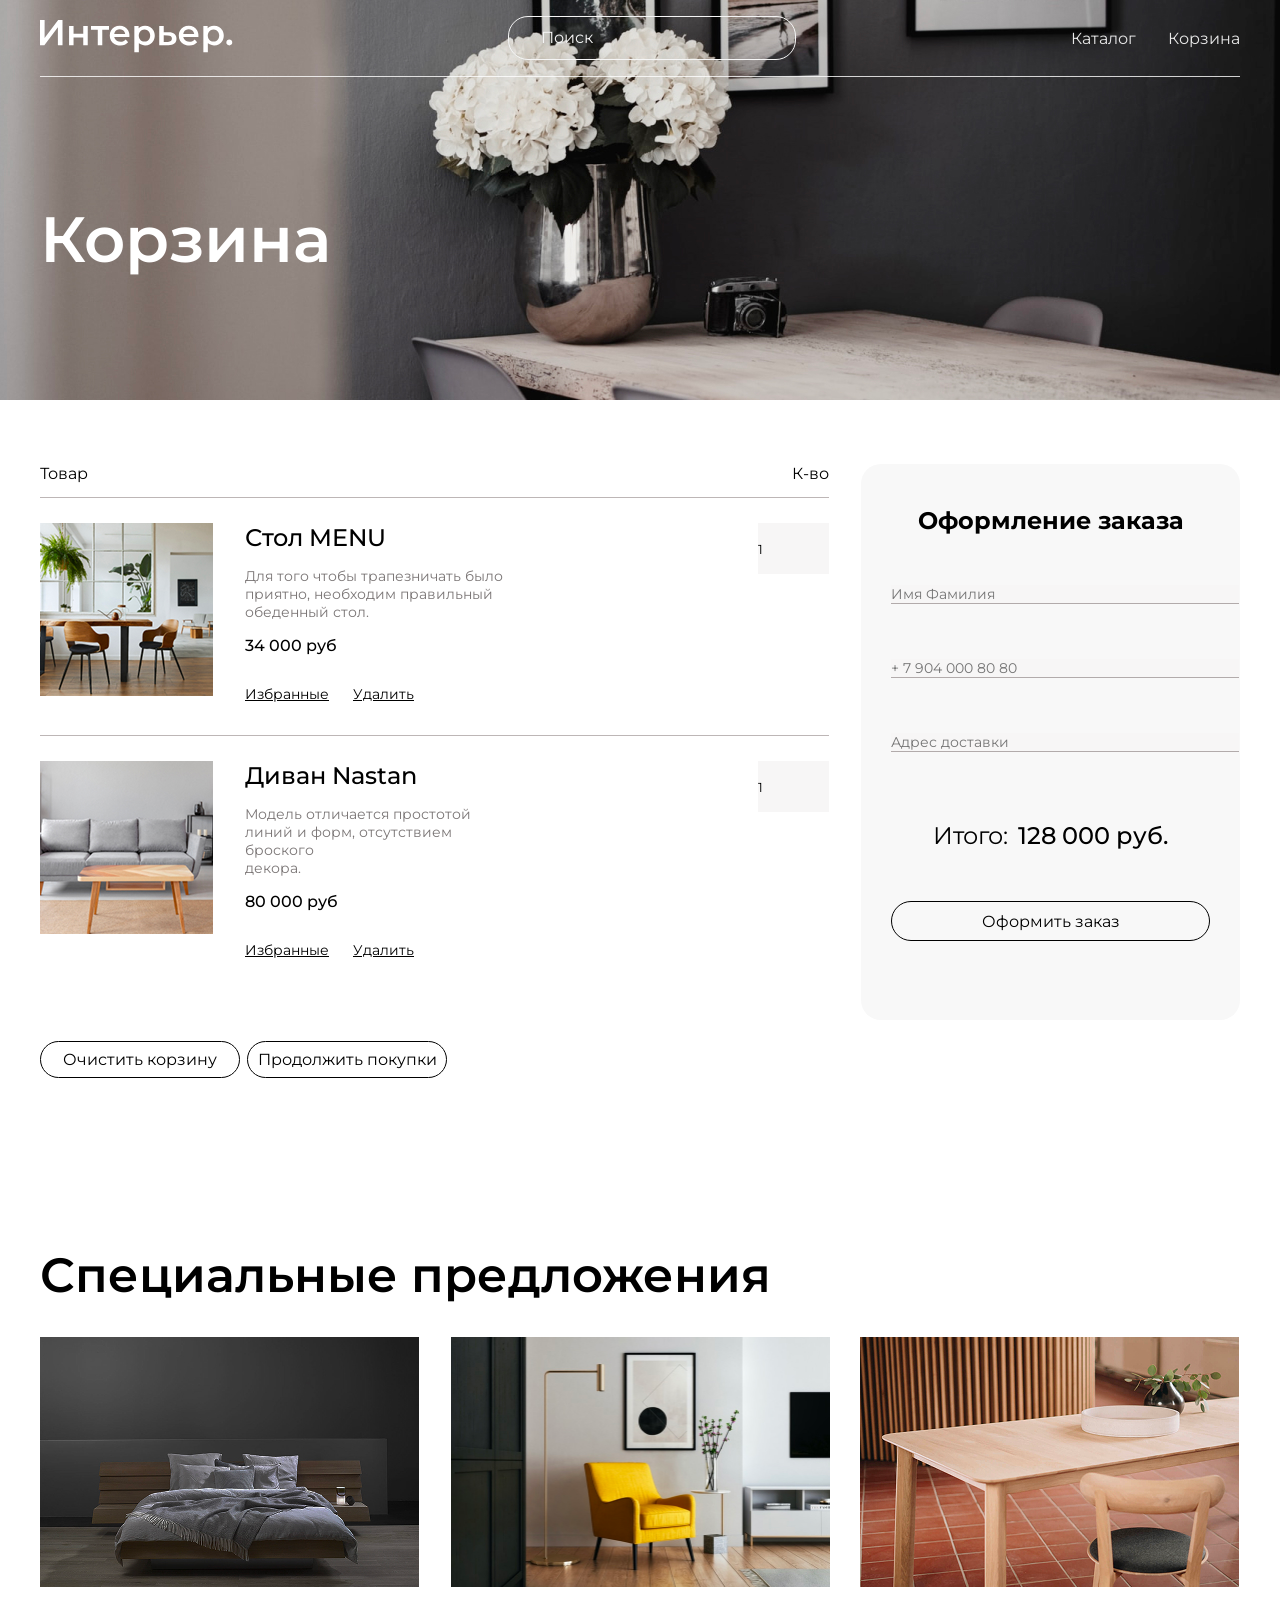
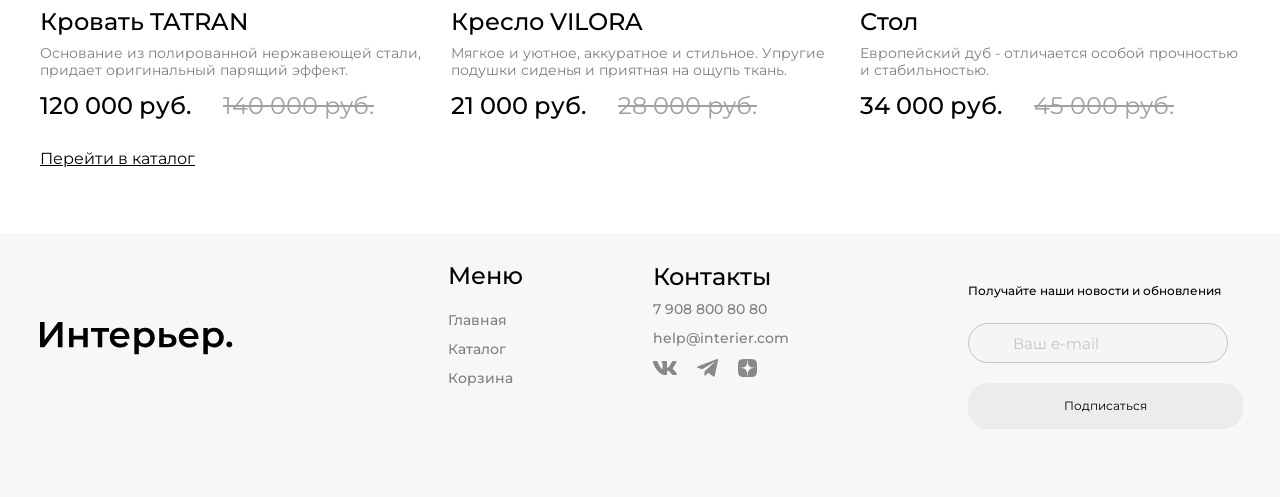
<file: cart.html>
<!DOCTYPE html>
<html lang="en">

<head>
    <meta charset="UTF-8">
    <meta name="viewport" content="width=device-width, initial-scale=1.0">
    <title>Document</title>
    <link rel="preconnect" href="https://fonts.googleapis.com">
<link rel="preconnect" href="https://fonts.gstatic.com" crossorigin>
<link href="https://fonts.googleapis.com/css2?family=Montserrat:ital,wght@0,100..900;1,100..900&display=swap" rel="stylesheet">
    <link rel="stylesheet" href="./cart.css">
</head>

<body>
  <div class="top-cart center">
    <header class="header">
              <a class="logo" href="index.html">
                <img class="logo__img" src="./img/logo__white.svg" alt="logo__white">
              </a>
              <input placeholder="Поиск" class="header__input" type="text">
              <nav class="menu">
                  <a href="catalog.html" class="top__link">Каталог</a>
                  <a href="cart.html" class="top__link">Корзина</a>
              </nav>
              <div class="menu-mob">
            <a href="index.html"><svg class="icon" width="19" height="19" viewBox="0 0 19 19" fill="none" xmlns="http://www.w3.org/2000/svg">
<g clip-path="url(#clip0_53373_428)">
<path d="M9.29907 1.11316C10.9342 1.06267 12.5273 1.63644 13.7542 2.71863C14.9811 3.80099 15.7498 5.31046 15.9036 6.93933C16.0545 8.53827 15.5992 10.133 14.634 11.4139L17.968 14.7469C18.0508 14.8297 18.1166 14.9279 18.1614 15.036C18.2062 15.1442 18.2297 15.2607 18.2297 15.3778C18.2297 15.4949 18.2062 15.6114 18.1614 15.7196C18.1165 15.8277 18.0508 15.9259 17.968 16.0087C17.8853 16.0914 17.7871 16.1572 17.679 16.202C17.5707 16.2469 17.4543 16.2694 17.3372 16.2694C17.22 16.2694 17.1036 16.2469 16.9954 16.202C16.8873 16.1572 16.789 16.0914 16.7063 16.0087L13.3733 12.6747C12.0925 13.6424 10.4962 14.0991 8.89575 13.9491C7.26568 13.7962 5.75519 13.0275 4.67212 11.7997C3.58905 10.5718 3.01496 8.97713 3.06665 7.3407C3.11846 5.7041 3.79274 4.14806 4.95142 2.99109C6.10904 1.83516 7.66391 1.16376 9.29907 1.11316ZM9.50903 2.91882C8.28235 2.92382 7.10691 3.41275 6.2395 4.28015C5.37213 5.14755 4.88317 6.32302 4.87817 7.54968C4.87324 8.77628 5.35288 9.95557 6.21313 10.83C6.64353 11.2674 7.15644 11.6151 7.72192 11.8534C8.28759 12.0918 8.89521 12.2161 9.50903 12.2186C10.1227 12.2211 10.7307 12.1017 11.2981 11.868C11.8657 11.6343 12.3816 11.2903 12.8157 10.8563C13.2497 10.4223 13.5936 9.90633 13.8274 9.33875C14.061 8.77131 14.1804 8.16333 14.178 7.54968C14.1755 6.93585 14.0511 6.32824 13.8127 5.76257C13.5744 5.19707 13.2267 4.68419 12.7893 4.25378C11.9149 3.3935 10.7357 2.91387 9.50903 2.91882Z" fill="white" stroke="white" style="fill:white;fill-opacity:1;stroke:white;stroke-opacity:1;" stroke-width="0.2"/>
</g>
<defs>
<clipPath id="clip0_53373_428">
<rect width="19" height="19" fill="white" style="fill:white;fill-opacity:1;"/>
</clipPath>
</defs>
</svg>
</a>
            <a href="catalog.html"><svg class="icon" width="20" height="20" viewBox="0 0 20 20" fill="none" xmlns="http://www.w3.org/2000/svg">
<rect width="4.57143" height="4.57143" fill="white" style="fill:white;fill-opacity:1;"/>
<rect y="7.31427" width="4.57143" height="4.57143" fill="white" style="fill:white;fill-opacity:1;"/>
<rect y="14.6285" width="4.57143" height="4.57143" fill="white" style="fill:white;fill-opacity:1;"/>
<rect x="7.31348" y="7.31427" width="4.57143" height="4.57143" fill="white" style="fill:white;fill-opacity:1;"/>
<rect x="7.31348" y="14.6285" width="4.57143" height="4.57143" fill="white" style="fill:white;fill-opacity:1;"/>
<rect x="7.31348" width="4.57143" height="4.57143" fill="white" style="fill:white;fill-opacity:1;"/>
<rect x="14.6279" y="7.31427" width="4.57143" height="4.57143" fill="white" style="fill:white;fill-opacity:1;"/>
<rect x="14.6279" y="14.6285" width="4.57143" height="4.57143" fill="white" style="fill:white;fill-opacity:1;"/>
<rect x="14.6279" width="4.57143" height="4.57143" fill="white" style="fill:white;fill-opacity:1;"/>
</svg>
</a>
            <a href="cart.html"><svg class="icon" width="25" height="25" viewBox="0 0 25 25" fill="none" xmlns="http://www.w3.org/2000/svg">
<path d="M14.5834 20.8333C15.1359 20.8333 15.6658 20.6138 16.0566 20.2231C16.4473 19.8324 16.6667 19.3025 16.6667 18.75C16.6667 18.1975 16.4473 17.6676 16.0566 17.2768C15.6658 16.8861 15.1359 16.6667 14.5834 16.6667C14.0309 16.6667 13.501 16.8861 13.1103 17.2768C12.7196 17.6676 12.5001 18.1975 12.5001 18.75C12.5001 19.3025 12.7196 19.8324 13.1103 20.2231C13.501 20.6138 14.0309 20.8333 14.5834 20.8333ZM7.29174 20.8333C7.84428 20.8333 8.37418 20.6138 8.76488 20.2231C9.15558 19.8324 9.37508 19.3025 9.37508 18.75C9.37508 18.1975 9.15558 17.6676 8.76488 17.2768C8.37418 16.8861 7.84428 16.6667 7.29174 16.6667C6.73921 16.6667 6.20931 16.8861 5.81861 17.2768C5.4279 17.6676 5.20841 18.1975 5.20841 18.75C5.20841 19.3025 5.4279 19.8324 5.81861 20.2231C6.20931 20.6138 6.73921 20.8333 7.29174 20.8333ZM20.873 6.16978C21.133 6.16139 21.3796 6.0522 21.5606 5.86528C21.7416 5.67837 21.8428 5.42839 21.8428 5.16822C21.8428 4.90804 21.7416 4.65807 21.5606 4.47115C21.3796 4.28424 21.133 4.17504 20.873 4.16666H19.674C18.7345 4.16666 17.922 4.81874 17.7178 5.73541L16.4126 11.6125C16.2084 12.5292 15.3959 13.1812 14.4563 13.1812H6.63133L5.12924 7.17082H14.8636C15.1212 7.15907 15.3644 7.04847 15.5425 6.86202C15.7206 6.67558 15.82 6.42764 15.82 6.16978C15.82 5.91192 15.7206 5.66398 15.5425 5.47754C15.3644 5.2911 15.1212 5.18049 14.8636 5.16874H5.12924C4.82473 5.16865 4.5242 5.23799 4.25051 5.37148C3.97682 5.50498 3.73716 5.69912 3.54976 5.93914C3.36236 6.17916 3.23215 6.45875 3.16903 6.75665C3.10591 7.05455 3.11154 7.36292 3.1855 7.65832L4.68758 13.6667C4.79586 14.1002 5.046 14.4851 5.39821 14.7601C5.75042 15.0351 6.18447 15.1844 6.63133 15.1844H14.4563C15.368 15.1845 16.2524 14.8737 16.9636 14.3032C17.6748 13.7328 18.1701 12.9368 18.3678 12.0469L19.674 6.16978H20.873Z" fill="white" style="fill:white;fill-opacity:1;"/>
</svg>
</a>
           </div>
            </header>
            <h1 class="heading-big">Корзина</h1>
  </div>
  <div class="cart center">
    <div class="cart__content">
      <div class="cart__name-box">
        <p>Товар</p>
        <p>К-во</p>
      </div>
      <article class="cart__item">
        <div class="cart__left">
          <img class="cart__img" src="img/cart-1.jpg" alt="cart image">
          <div class="cart__info">
            <h4 class="cart__heading">Стол MENU</h4>
            <p class="cart__description">Для того чтобы трапезничать было приятно, необходим правильный <br> обеденный стол.</p>
            <p class="cart__price">34 000 руб</p>
            <div class="cart__link-box">
              <a class="cart__action" href="#">Избранные</a>
              <a class="cart__action" href="#">Удалить</a>
            </div>
          </div>
        </div>
        <input class="cart__number" type="number" value="1" min="1">
      </article>
      <article class="cart__item">
        <div class="cart__left">
          <img class="cart__img" src="img/cart-2.jpg" alt="cart image">
          <div class="cart__info">
            <h4 class="cart__heading">Диван Nastan</h4>
            <p class="cart__description">Модель отличается простотой линий и форм, отсутствием броского <br> декора. </p>
            <p class="cart__price">80 000 руб</p>
            <div class="cart__link-box">
              <a class="cart__action" href="#">Избранные</a>
              <a class="cart__action" href="#">Удалить</a>
            </div>
          </div>
        </div>
        <input class="cart__number" type="number" value="1" min="1">
      </article>
      <div class="cart__nav">
        <a class="cart__link" href="cart.html">Очистить корзину</a>
        <a class="cart__link" href="catalog.html">Продолжить покупки</a>
      </div>
    </div>
    <div class="cart__form">
          <h3 class="cart__heading-form">Оформление заказа</h3>
          <input class="cart__point" placeholder="Имя Фамилия" type="text">
          <input class="cart__point" placeholder="+ 7 904 000 80 80" type="text">
          <input class="cart__point" placeholder="Адрес доставки" type="text">
    <div class="cart__order">
        <div class="cart__order-price">
          <p class="cart__price-result">Итого:</p>
          <p class="cart__price-price">128 000 руб.</p>
        </div>
        <p class="cart__order-action">Оформить заказ</p>
    </div>
    </div>
  </div>
  <section class="product-box center">
    <div class="content">
      <h2 class="content__heading">Специальные предложения</h2>
    </div>
            <div class="product-content">
               <article class="product">
                <div class="product__icon">
                  <svg width="19" height="22" viewBox="0 0 19 22" fill="none" xmlns="http://www.w3.org/2000/svg">
<path d="M4.08258 7V5C4.08258 3.67916 4.15351 1.93397 5.08258 1C6.01166 0.0660251 7.76867 0 9.08258 0C10.3965 0 12.1535 0.0660251 13.0826 1C14.0117 1.93397 14.0826 3.67916 14.0826 5V7H17.0826C17.3454 7 17.8968 6.81321 18.0826 7C18.2684 7.18679 18.0826 7.73583 18.0826 8V20C18.0826 20.2642 18.2684 20.8132 18.0826 21C17.8968 21.1868 17.3454 21 17.0826 21H1.08258C0.819802 21 0.2684 21.1868 0.0825847 21C-0.103231 20.8132 0.0825847 20.2642 0.0825847 20V8C0.0825847 7.73583 -0.103231 7.18679 0.0825847 7C0.2684 6.81321 0.819802 7 1.08258 7H4.08258ZM4.08258 9H2.08258V19H16.0826V9H14.0826V11H12.0826V9H6.08258V11H4.08258V9ZM6.08258 7H12.0826V5C12.0826 4.2075 11.64 3.56038 11.0826 3C10.5251 2.43962 9.87093 2 9.08258 2C8.29424 2 7.64003 2.43962 7.08258 3C6.52514 3.56038 6.08258 4.2075 6.08258 5V7Z" fill="#C4C4C4" style="fill:#C4C4C4;fill:color(display-p3 0.7686 0.7686 0.7686);fill-opacity:1;"/>
</svg>
                  <svg width="20" height="18" viewBox="0 0 20 18" fill="none" xmlns="http://www.w3.org/2000/svg">
<path d="M10 18.0011C9.35502 17.4291 8.62602 16.8341 7.85502 16.2011H7.84502C5.13002 13.9811 2.05302 11.4691 0.694023 8.45912C0.24754 7.50085 0.0109268 6.45825 1.1406e-05 5.40112C-0.00297039 3.95061 0.578794 2.56011 1.61383 1.54389C2.64887 0.527673 4.04981 -0.0284812 5.50002 0.00112428C6.68065 0.00298908 7.83586 0.344205 8.82802 0.984124C9.26399 1.26709 9.65844 1.60938 10 2.00112C10.3435 1.61092 10.7381 1.26883 11.173 0.984124C12.1648 0.344079 13.3197 0.00284283 14.5 0.00112428C15.9502 -0.0284812 17.3512 0.527673 18.3862 1.54389C19.4213 2.56011 20.003 3.95061 20 5.40112C19.9898 6.45994 19.7532 7.50432 19.306 8.46412C17.947 11.4741 14.871 13.9851 12.156 16.2011L12.146 16.2091C11.374 16.8381 10.646 17.4331 10.001 18.0091L10 18.0011ZM5.50002 2.00112C4.56853 1.98947 3.67009 2.34597 3.00002 2.99312C2.35441 3.62729 1.99358 4.49617 1.99994 5.40112C2.01135 6.17163 2.18585 6.93098 2.51202 7.62912C3.15353 8.92783 4.01913 10.1032 5.06902 11.1011C6.06002 12.1011 7.20002 13.0691 8.18602 13.8831C8.45902 14.1081 8.73702 14.3351 9.01502 14.5621L9.19002 14.7051C9.45702 14.9231 9.73302 15.1491 10 15.3711L10.013 15.3591L10.019 15.3541H10.025L10.034 15.3471H10.039H10.044L10.062 15.3321L10.103 15.2991L10.11 15.2931L10.121 15.2851H10.127L10.136 15.2771L10.8 14.7321L10.974 14.5891C11.255 14.3601 11.533 14.1331 11.806 13.9081C12.792 13.0941 13.933 12.1271 14.924 11.1221C15.9741 10.1247 16.8397 8.94964 17.481 7.65112C17.8131 6.94693 17.9901 6.17963 18.0001 5.40112C18.0042 4.49896 17.6435 3.63342 17 3.00112C16.3312 2.35104 15.4326 1.99161 14.5 2.00112C13.3619 1.99145 12.274 2.46849 11.51 3.31212L10 5.05212L8.49002 3.31212C7.72609 2.46849 6.6381 1.99145 5.50002 2.00112Z" fill="#C4C4C4" style="fill:#C4C4C4;fill:color(display-p3 0.7686 0.7686 0.7686);fill-opacity:1;"/>
</svg>
                </div>
                  <img src="./img/Tatran-catalog.jpg" alt="изображение" class="product__image">
                  <h3 class="product__title">Кровать TATRAN</h3>
                  <p class="product__description">
                   Основание из полированной нержавеющей стали, <br> придает оригинальный парящий эффект.
                  </p>
                  <div class="product__box-price">
                    <span class="product__price">120 000 руб.</span>
                    <span class="product__price_old">140 000 руб.</span>
                  </div>
               </article>
               <article class="product">
                <div class="product__icon">
                  <svg width="19" height="22" viewBox="0 0 19 22" fill="none" xmlns="http://www.w3.org/2000/svg">
<path d="M4.08258 7V5C4.08258 3.67916 4.15351 1.93397 5.08258 1C6.01166 0.0660251 7.76867 0 9.08258 0C10.3965 0 12.1535 0.0660251 13.0826 1C14.0117 1.93397 14.0826 3.67916 14.0826 5V7H17.0826C17.3454 7 17.8968 6.81321 18.0826 7C18.2684 7.18679 18.0826 7.73583 18.0826 8V20C18.0826 20.2642 18.2684 20.8132 18.0826 21C17.8968 21.1868 17.3454 21 17.0826 21H1.08258C0.819802 21 0.2684 21.1868 0.0825847 21C-0.103231 20.8132 0.0825847 20.2642 0.0825847 20V8C0.0825847 7.73583 -0.103231 7.18679 0.0825847 7C0.2684 6.81321 0.819802 7 1.08258 7H4.08258ZM4.08258 9H2.08258V19H16.0826V9H14.0826V11H12.0826V9H6.08258V11H4.08258V9ZM6.08258 7H12.0826V5C12.0826 4.2075 11.64 3.56038 11.0826 3C10.5251 2.43962 9.87093 2 9.08258 2C8.29424 2 7.64003 2.43962 7.08258 3C6.52514 3.56038 6.08258 4.2075 6.08258 5V7Z" fill="#C4C4C4" style="fill:#C4C4C4;fill:color(display-p3 0.7686 0.7686 0.7686);fill-opacity:1;"/>
</svg>
                  <svg width="20" height="18" viewBox="0 0 20 18" fill="none" xmlns="http://www.w3.org/2000/svg">
<path d="M10 18.0011C9.35502 17.4291 8.62602 16.8341 7.85502 16.2011H7.84502C5.13002 13.9811 2.05302 11.4691 0.694023 8.45912C0.24754 7.50085 0.0109268 6.45825 1.1406e-05 5.40112C-0.00297039 3.95061 0.578794 2.56011 1.61383 1.54389C2.64887 0.527673 4.04981 -0.0284812 5.50002 0.00112428C6.68065 0.00298908 7.83586 0.344205 8.82802 0.984124C9.26399 1.26709 9.65844 1.60938 10 2.00112C10.3435 1.61092 10.7381 1.26883 11.173 0.984124C12.1648 0.344079 13.3197 0.00284283 14.5 0.00112428C15.9502 -0.0284812 17.3512 0.527673 18.3862 1.54389C19.4213 2.56011 20.003 3.95061 20 5.40112C19.9898 6.45994 19.7532 7.50432 19.306 8.46412C17.947 11.4741 14.871 13.9851 12.156 16.2011L12.146 16.2091C11.374 16.8381 10.646 17.4331 10.001 18.0091L10 18.0011ZM5.50002 2.00112C4.56853 1.98947 3.67009 2.34597 3.00002 2.99312C2.35441 3.62729 1.99358 4.49617 1.99994 5.40112C2.01135 6.17163 2.18585 6.93098 2.51202 7.62912C3.15353 8.92783 4.01913 10.1032 5.06902 11.1011C6.06002 12.1011 7.20002 13.0691 8.18602 13.8831C8.45902 14.1081 8.73702 14.3351 9.01502 14.5621L9.19002 14.7051C9.45702 14.9231 9.73302 15.1491 10 15.3711L10.013 15.3591L10.019 15.3541H10.025L10.034 15.3471H10.039H10.044L10.062 15.3321L10.103 15.2991L10.11 15.2931L10.121 15.2851H10.127L10.136 15.2771L10.8 14.7321L10.974 14.5891C11.255 14.3601 11.533 14.1331 11.806 13.9081C12.792 13.0941 13.933 12.1271 14.924 11.1221C15.9741 10.1247 16.8397 8.94964 17.481 7.65112C17.8131 6.94693 17.9901 6.17963 18.0001 5.40112C18.0042 4.49896 17.6435 3.63342 17 3.00112C16.3312 2.35104 15.4326 1.99161 14.5 2.00112C13.3619 1.99145 12.274 2.46849 11.51 3.31212L10 5.05212L8.49002 3.31212C7.72609 2.46849 6.6381 1.99145 5.50002 2.00112Z" fill="#C4C4C4" style="fill:#C4C4C4;fill:color(display-p3 0.7686 0.7686 0.7686);fill-opacity:1;"/>
</svg>
                </div>
                  <img src="./img/Vilora.jpg" alt="изображение" class="product__image">
                  <h3 class="product__title">Кресло VILORA</h3>
                  <p class="product__description">
                   Мягкое и уютное, аккуратное и стильное. Упругие <br> подушки сиденья и приятная на ощупь ткань. 
                  </p>
                  <div class="product__box-price">
                    <p class="product__price">21 000 руб.</p>
                    <p class="product__price_old">28 000 руб.</p>
                  </div>
               </article>
               <article class="product">
                <div class="product__icon">
                  <svg width="19" height="22" viewBox="0 0 19 22" fill="none" xmlns="http://www.w3.org/2000/svg">
<path d="M4.08258 7V5C4.08258 3.67916 4.15351 1.93397 5.08258 1C6.01166 0.0660251 7.76867 0 9.08258 0C10.3965 0 12.1535 0.0660251 13.0826 1C14.0117 1.93397 14.0826 3.67916 14.0826 5V7H17.0826C17.3454 7 17.8968 6.81321 18.0826 7C18.2684 7.18679 18.0826 7.73583 18.0826 8V20C18.0826 20.2642 18.2684 20.8132 18.0826 21C17.8968 21.1868 17.3454 21 17.0826 21H1.08258C0.819802 21 0.2684 21.1868 0.0825847 21C-0.103231 20.8132 0.0825847 20.2642 0.0825847 20V8C0.0825847 7.73583 -0.103231 7.18679 0.0825847 7C0.2684 6.81321 0.819802 7 1.08258 7H4.08258ZM4.08258 9H2.08258V19H16.0826V9H14.0826V11H12.0826V9H6.08258V11H4.08258V9ZM6.08258 7H12.0826V5C12.0826 4.2075 11.64 3.56038 11.0826 3C10.5251 2.43962 9.87093 2 9.08258 2C8.29424 2 7.64003 2.43962 7.08258 3C6.52514 3.56038 6.08258 4.2075 6.08258 5V7Z" fill="#C4C4C4" style="fill:#C4C4C4;fill:color(display-p3 0.7686 0.7686 0.7686);fill-opacity:1;"/>
</svg>
                  <svg width="20" height="18" viewBox="0 0 20 18" fill="none" xmlns="http://www.w3.org/2000/svg">
<path d="M10 18.0011C9.35502 17.4291 8.62602 16.8341 7.85502 16.2011H7.84502C5.13002 13.9811 2.05302 11.4691 0.694023 8.45912C0.24754 7.50085 0.0109268 6.45825 1.1406e-05 5.40112C-0.00297039 3.95061 0.578794 2.56011 1.61383 1.54389C2.64887 0.527673 4.04981 -0.0284812 5.50002 0.00112428C6.68065 0.00298908 7.83586 0.344205 8.82802 0.984124C9.26399 1.26709 9.65844 1.60938 10 2.00112C10.3435 1.61092 10.7381 1.26883 11.173 0.984124C12.1648 0.344079 13.3197 0.00284283 14.5 0.00112428C15.9502 -0.0284812 17.3512 0.527673 18.3862 1.54389C19.4213 2.56011 20.003 3.95061 20 5.40112C19.9898 6.45994 19.7532 7.50432 19.306 8.46412C17.947 11.4741 14.871 13.9851 12.156 16.2011L12.146 16.2091C11.374 16.8381 10.646 17.4331 10.001 18.0091L10 18.0011ZM5.50002 2.00112C4.56853 1.98947 3.67009 2.34597 3.00002 2.99312C2.35441 3.62729 1.99358 4.49617 1.99994 5.40112C2.01135 6.17163 2.18585 6.93098 2.51202 7.62912C3.15353 8.92783 4.01913 10.1032 5.06902 11.1011C6.06002 12.1011 7.20002 13.0691 8.18602 13.8831C8.45902 14.1081 8.73702 14.3351 9.01502 14.5621L9.19002 14.7051C9.45702 14.9231 9.73302 15.1491 10 15.3711L10.013 15.3591L10.019 15.3541H10.025L10.034 15.3471H10.039H10.044L10.062 15.3321L10.103 15.2991L10.11 15.2931L10.121 15.2851H10.127L10.136 15.2771L10.8 14.7321L10.974 14.5891C11.255 14.3601 11.533 14.1331 11.806 13.9081C12.792 13.0941 13.933 12.1271 14.924 11.1221C15.9741 10.1247 16.8397 8.94964 17.481 7.65112C17.8131 6.94693 17.9901 6.17963 18.0001 5.40112C18.0042 4.49896 17.6435 3.63342 17 3.00112C16.3312 2.35104 15.4326 1.99161 14.5 2.00112C13.3619 1.99145 12.274 2.46849 11.51 3.31212L10 5.05212L8.49002 3.31212C7.72609 2.46849 6.6381 1.99145 5.50002 2.00112Z" fill="#C4C4C4" style="fill:#C4C4C4;fill:color(display-p3 0.7686 0.7686 0.7686);fill-opacity:1;"/>
</svg>
                </div>
                  <img src="./img/Menu-cart.jpg" alt="изображение" class="product__image">
                  <h3 class="product__title">Стол </h3>
                  <p class="product__description">
                   Европейский дуб - отличается особой прочностью <br>и стабильностью.
                  </p>
                  <div class="product__box-price">
                    <p class="product__price">34 000 руб.</p>
                    <p class="product__price_old">45 000 руб.</p>
                  </div>
               </article>
            </div>
<div class="content">
      <a class="content__link" href="catalog.html.html">Перейти в каталог</a>
</div>
  </section>
  <footer class="footer center">
             <a class="footer__logo" href="index.html">
             <img src="./img/logo__black.svg" alt="logo__black">
             </a>
              <div class="footer__content">
                <div class="footer__info">
                     <nav class="footer__item">
                        <h4 class="footer__menu">Меню</h4>
                        <a class="footer__item" href="index.html">Главная</a>
                        <a class="footer__item" href="catalog.html">Каталог</a>
                        <a class="footer__item" href="cart.html">Корзина</a>
                     </nav>
                     <nav class="footer__item">
                        <h4 class="footer__info">Контакты</h4>
                        <a class="footer__items">7 908 800 80 80</a>
                        <a class="footer__items">help@interier.com</a>
                        <div class="footer__icons">
                            <svg class="icon" width="24" height="14" viewBox="0 0 24 14" fill="none" xmlns="http://www.w3.org/2000/svg">
<path fill-rule="evenodd" clip-rule="evenodd" d="M23.45 0.948C23.616 0.402 23.45 0 22.655 0H20.03C19.362 0 19.054 0.347 18.887 0.73C18.887 0.73 17.552 3.926 15.661 6.002C15.049 6.604 14.771 6.795 14.437 6.795C14.27 6.795 14.019 6.604 14.019 6.057V0.948C14.019 0.292 13.835 0 13.279 0H9.151C8.734 0 8.483 0.304 8.483 0.593C8.483 1.214 9.429 1.358 9.526 3.106V6.904C9.526 7.737 9.373 7.888 9.039 7.888C8.149 7.888 5.984 4.677 4.699 1.003C4.45 0.288 4.198 0 3.527 0H0.9C0.15 0 0 0.347 0 0.73C0 1.412 0.89 4.8 4.145 9.281C6.315 12.341 9.37 14 12.153 14C13.822 14 14.028 13.632 14.028 12.997V10.684C14.028 9.947 14.186 9.8 14.715 9.8C15.105 9.8 15.772 9.992 17.33 11.467C19.11 13.216 19.403 14 20.405 14H23.03C23.78 14 24.156 13.632 23.94 12.904C23.702 12.18 22.852 11.129 21.725 9.882C21.113 9.172 20.195 8.407 19.916 8.024C19.527 7.533 19.638 7.314 19.916 6.877C19.916 6.877 23.116 2.451 23.449 0.948H23.45Z" fill="#888888" style="fill:#888888;fill:color(display-p3 0.5336 0.5336 0.5336);fill-opacity:1;"/>
</svg>
                            <svg class="icon" width="21" height="18" viewBox="0 0 21 18" fill="none" xmlns="http://www.w3.org/2000/svg">
<path d="M19.2952 0.200894L0.690181 7.4125C-0.0585179 7.74834 -0.311748 8.42087 0.50922 8.78587L5.28221 10.3105L16.8227 3.14143C17.4528 2.69136 18.0979 2.81137 17.5428 3.30647L7.63109 12.3272L7.31974 16.1448C7.60812 16.7342 8.13615 16.737 8.47297 16.444L11.2152 13.8359L15.9117 17.3709C17.0025 18.02 17.596 17.6011 17.8307 16.4114L20.9112 1.74952C21.231 0.285058 20.6856 -0.360199 19.2952 0.200894Z" fill="#888888" style="fill:#888888;fill:color(display-p3 0.5336 0.5336 0.5336);fill-opacity:1;"/>
</svg>
                            <svg class="icon" width="19" height="18" viewBox="0 0 19 18" fill="none" xmlns="http://www.w3.org/2000/svg">
<path d="M11.3321 10.7357C9.83929 12.195 9.73071 14.0143 9.60178 18C13.5239 18 16.2314 17.9871 17.6293 16.7014C18.9864 15.3771 19 12.69 19 9.09643C14.7929 9.225 12.8725 9.32143 11.3321 10.7357ZM0 9.09643C0 12.69 0.0135714 15.3771 1.37071 16.7014C2.76857 17.9871 5.47607 18 9.39821 18C9.2625 14.0143 9.16071 12.195 7.66786 10.7357C6.1275 9.32143 4.20714 9.21857 0 9.09643ZM9.39821 0C5.48286 0 2.76857 0.0128571 1.37071 1.29857C0.0135714 2.62286 0 5.31 0 8.90357C4.20714 8.775 6.1275 8.67857 7.66786 7.26429C9.16071 5.805 9.26929 3.98571 9.39821 0ZM11.3321 7.26429C9.83929 5.805 9.73071 3.98571 9.60178 0C13.5239 0 16.2314 0.0128571 17.6293 1.29857C18.9864 2.62286 19 5.31 19 8.90357C14.7929 8.775 12.8725 8.67857 11.3321 7.26429Z" fill="#888888" style="fill:#888888;fill:color(display-p3 0.5336 0.5336 0.5336);fill-opacity:1;"/>
</svg>

                        </div>
                    </nav>
                <form class="footer__form" action="#">
                    <p class="footer__title">Получайте наши новости и обновления</p>
                    <input class="footer__input" placeholder="     Ваш e-mail" type="email">
                    <button class="footer__button">Подписаться</button>
              </form>    
                </div>
              </div>     
  </footer>
</body>

</html>
</file>
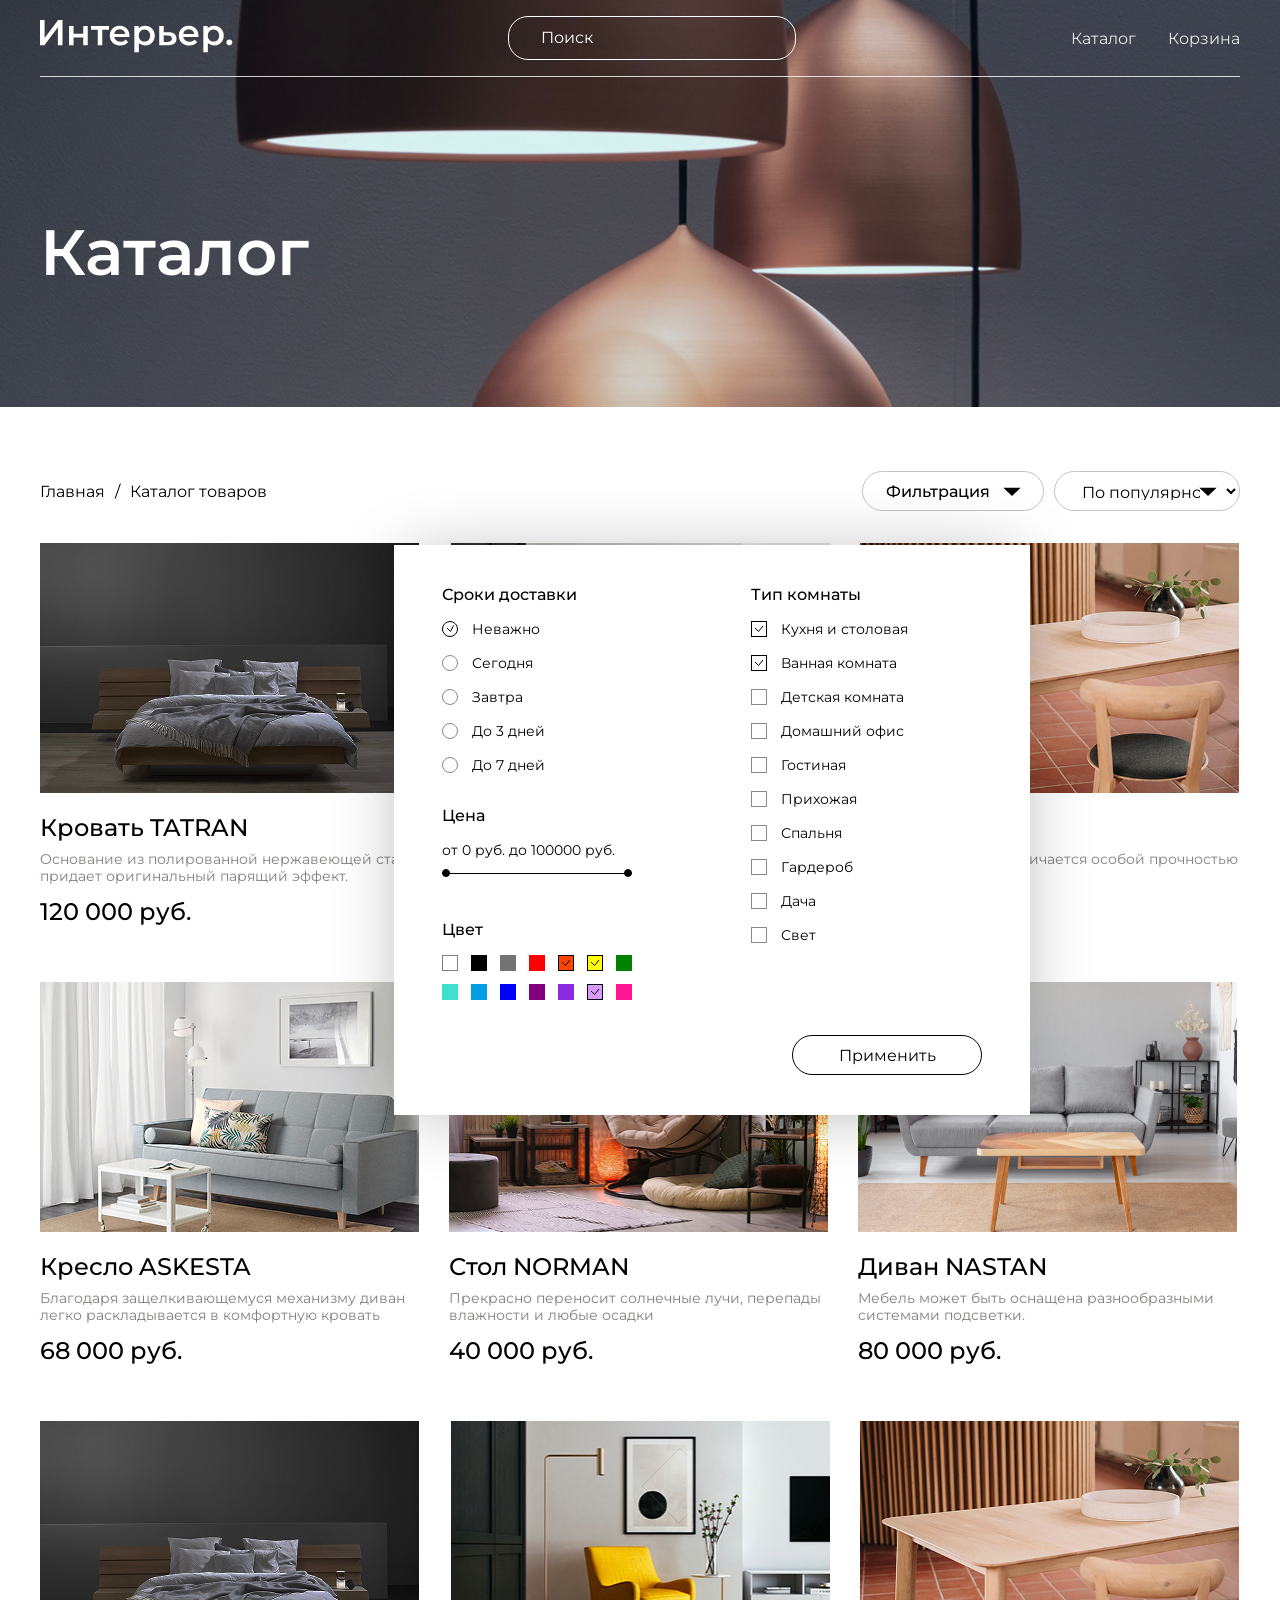
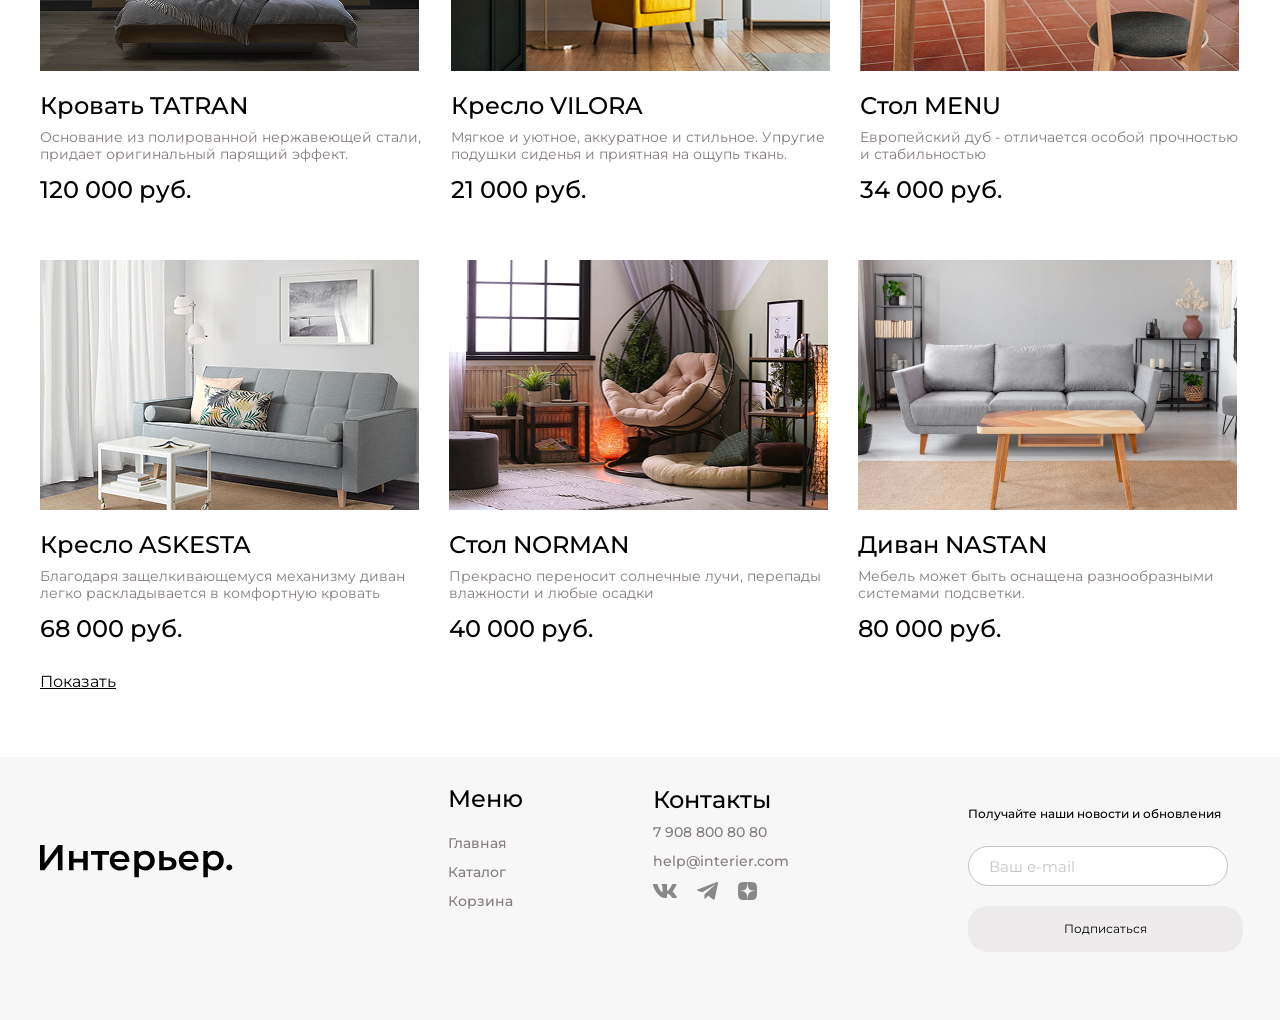
<file: catalog.html>
<!DOCTYPE html>
<html lang="en">

<head>
    <meta charset="UTF-8">
    <meta name="viewport" content="width=device-width, initial-scale=1.0">
    <title>Document</title>
    <link rel="preconnect" href="https://fonts.googleapis.com">
<link rel="preconnect" href="https://fonts.gstatic.com" crossorigin>
<link href="https://fonts.googleapis.com/css2?family=Montserrat:ital,wght@0,100..900;1,100..900&display=swap" rel="stylesheet">
    <link rel="stylesheet" href="./style-catalog.css">
</head>

<body>
    <div class="top center">
        <section class="hero-page center">
        <header class="header">
           <a class="logo" href="index.html">
             <img class="logo__img" src="./img/logo__white.svg" alt="logo__white">
           </a>
           <input placeholder="Поиск" class="header__input" type="text">
           <nav class="menu">
              <a href="catalog.html" class="top__link">Каталог</a>
              <a href="cart.html" class="top__link">Корзина</a>
           </nav>
           <div class="menu-mob">
            <a href="index.html"><svg class="icon" width="19" height="19" viewBox="0 0 19 19" fill="none" xmlns="http://www.w3.org/2000/svg">
<g clip-path="url(#clip0_53373_428)">
<path d="M9.29907 1.11316C10.9342 1.06267 12.5273 1.63644 13.7542 2.71863C14.9811 3.80099 15.7498 5.31046 15.9036 6.93933C16.0545 8.53827 15.5992 10.133 14.634 11.4139L17.968 14.7469C18.0508 14.8297 18.1166 14.9279 18.1614 15.036C18.2062 15.1442 18.2297 15.2607 18.2297 15.3778C18.2297 15.4949 18.2062 15.6114 18.1614 15.7196C18.1165 15.8277 18.0508 15.9259 17.968 16.0087C17.8853 16.0914 17.7871 16.1572 17.679 16.202C17.5707 16.2469 17.4543 16.2694 17.3372 16.2694C17.22 16.2694 17.1036 16.2469 16.9954 16.202C16.8873 16.1572 16.789 16.0914 16.7063 16.0087L13.3733 12.6747C12.0925 13.6424 10.4962 14.0991 8.89575 13.9491C7.26568 13.7962 5.75519 13.0275 4.67212 11.7997C3.58905 10.5718 3.01496 8.97713 3.06665 7.3407C3.11846 5.7041 3.79274 4.14806 4.95142 2.99109C6.10904 1.83516 7.66391 1.16376 9.29907 1.11316ZM9.50903 2.91882C8.28235 2.92382 7.10691 3.41275 6.2395 4.28015C5.37213 5.14755 4.88317 6.32302 4.87817 7.54968C4.87324 8.77628 5.35288 9.95557 6.21313 10.83C6.64353 11.2674 7.15644 11.6151 7.72192 11.8534C8.28759 12.0918 8.89521 12.2161 9.50903 12.2186C10.1227 12.2211 10.7307 12.1017 11.2981 11.868C11.8657 11.6343 12.3816 11.2903 12.8157 10.8563C13.2497 10.4223 13.5936 9.90633 13.8274 9.33875C14.061 8.77131 14.1804 8.16333 14.178 7.54968C14.1755 6.93585 14.0511 6.32824 13.8127 5.76257C13.5744 5.19707 13.2267 4.68419 12.7893 4.25378C11.9149 3.3935 10.7357 2.91387 9.50903 2.91882Z" fill="white" stroke="white" style="fill:white;fill-opacity:1;stroke:white;stroke-opacity:1;" stroke-width="0.2"/>
</g>
<defs>
<clipPath id="clip0_53373_428">
<rect width="19" height="19" fill="white" style="fill:white;fill-opacity:1;"/>
</clipPath>
</defs>
</svg>
</a>
            <a href="catalog.html"><svg class="icon" width="20" height="20" viewBox="0 0 20 20" fill="none" xmlns="http://www.w3.org/2000/svg">
<rect width="4.57143" height="4.57143" fill="white" style="fill:white;fill-opacity:1;"/>
<rect y="7.31427" width="4.57143" height="4.57143" fill="white" style="fill:white;fill-opacity:1;"/>
<rect y="14.6285" width="4.57143" height="4.57143" fill="white" style="fill:white;fill-opacity:1;"/>
<rect x="7.31348" y="7.31427" width="4.57143" height="4.57143" fill="white" style="fill:white;fill-opacity:1;"/>
<rect x="7.31348" y="14.6285" width="4.57143" height="4.57143" fill="white" style="fill:white;fill-opacity:1;"/>
<rect x="7.31348" width="4.57143" height="4.57143" fill="white" style="fill:white;fill-opacity:1;"/>
<rect x="14.6279" y="7.31427" width="4.57143" height="4.57143" fill="white" style="fill:white;fill-opacity:1;"/>
<rect x="14.6279" y="14.6285" width="4.57143" height="4.57143" fill="white" style="fill:white;fill-opacity:1;"/>
<rect x="14.6279" width="4.57143" height="4.57143" fill="white" style="fill:white;fill-opacity:1;"/>
</svg>
</a>
            <a href="cart.html"><svg class="icon" width="25" height="25" viewBox="0 0 25 25" fill="none" xmlns="http://www.w3.org/2000/svg">
<path d="M14.5834 20.8333C15.1359 20.8333 15.6658 20.6138 16.0566 20.2231C16.4473 19.8324 16.6667 19.3025 16.6667 18.75C16.6667 18.1975 16.4473 17.6676 16.0566 17.2768C15.6658 16.8861 15.1359 16.6667 14.5834 16.6667C14.0309 16.6667 13.501 16.8861 13.1103 17.2768C12.7196 17.6676 12.5001 18.1975 12.5001 18.75C12.5001 19.3025 12.7196 19.8324 13.1103 20.2231C13.501 20.6138 14.0309 20.8333 14.5834 20.8333ZM7.29174 20.8333C7.84428 20.8333 8.37418 20.6138 8.76488 20.2231C9.15558 19.8324 9.37508 19.3025 9.37508 18.75C9.37508 18.1975 9.15558 17.6676 8.76488 17.2768C8.37418 16.8861 7.84428 16.6667 7.29174 16.6667C6.73921 16.6667 6.20931 16.8861 5.81861 17.2768C5.4279 17.6676 5.20841 18.1975 5.20841 18.75C5.20841 19.3025 5.4279 19.8324 5.81861 20.2231C6.20931 20.6138 6.73921 20.8333 7.29174 20.8333ZM20.873 6.16978C21.133 6.16139 21.3796 6.0522 21.5606 5.86528C21.7416 5.67837 21.8428 5.42839 21.8428 5.16822C21.8428 4.90804 21.7416 4.65807 21.5606 4.47115C21.3796 4.28424 21.133 4.17504 20.873 4.16666H19.674C18.7345 4.16666 17.922 4.81874 17.7178 5.73541L16.4126 11.6125C16.2084 12.5292 15.3959 13.1812 14.4563 13.1812H6.63133L5.12924 7.17082H14.8636C15.1212 7.15907 15.3644 7.04847 15.5425 6.86202C15.7206 6.67558 15.82 6.42764 15.82 6.16978C15.82 5.91192 15.7206 5.66398 15.5425 5.47754C15.3644 5.2911 15.1212 5.18049 14.8636 5.16874H5.12924C4.82473 5.16865 4.5242 5.23799 4.25051 5.37148C3.97682 5.50498 3.73716 5.69912 3.54976 5.93914C3.36236 6.17916 3.23215 6.45875 3.16903 6.75665C3.10591 7.05455 3.11154 7.36292 3.1855 7.65832L4.68758 13.6667C4.79586 14.1002 5.046 14.4851 5.39821 14.7601C5.75042 15.0351 6.18447 15.1844 6.63133 15.1844H14.4563C15.368 15.1845 16.2524 14.8737 16.9636 14.3032C17.6748 13.7328 18.1701 12.9368 18.3678 12.0469L19.674 6.16978H20.873Z" fill="white" style="fill:white;fill-opacity:1;"/>
</svg>
</a>
           </div>
        </header>
        <div class="hero-page__content">
           <h1 class="hero-page__title">Каталог</h1>
        </div>
    </section>
    </div>
    <div class="for-box center">
      <div class="for-box__header">
        <div class="filter-select-nav">
            <p class="filter-select-nav__for-element">Главная</p>
            <p class="filter-select-nav__for-element">/</p>
            <p class="filter-select-nav__for-element">Каталог товаров</p>
          <div class="filter-select">
              <button class="button filter-button">Фильтрация</button>
       <select class="button filter-button-select" name="" id="">
          <option value="По популярности">По популярности</option>
          <option value="Сначала новые">Сначала новые</option>
          <option value="Сначала старые">Сначала старые</option>
        </select>
            </div>
        </div>
      <div class="container center">
    <div class="filter-button-wrapper">
      <form class="filtering-form" action="#" method="get">
        <div class="filtering-form__content-wrapper">
          <fieldset class="filtering-form__fieldset">
            <legend class="filtering-form__legend">Сроки доставки</legend>
            <div class="radio">
              <input class="radio__input" type="radio" id="any" name="delivery-time" value="any" checked />
              <label class="radio__label" for="any">Неважно</label>
            </div>
            <div class="radio">
              <input class="radio__input" type="radio" id="today" name="delivery-time" value="today" />
              <label class="radio__label" for="today">Сегодня</label>
            </div>
            <div class="radio">
              <input class="radio__input" type="radio" id="tomorrow" name="delivery-time" value="tomorrow" />
              <label class="radio__label" for="tomorrow">Завтра</label>
            </div>
            <div class="radio">
              <input class="radio__input" type="radio" id="three-days" name="delivery-time" value="three-days" />
              <label class="radio__label" for="three-days">До 3 дней</label>
            </div>
            <div class="radio">
              <input class="radio__input" type="radio" id="seven-days" name="delivery-time" value="seven-days" />
              <label class="radio__label" for="seven-days">До 7 дней</label>
            </div>
          </fieldset>

          <fieldset class="filtering-form__fieldset">
            <legend class="filtering-form__legend">Цена</legend>
            <div class="range">
              <label class="range__label" for="price-range">от 0 руб. до 100000 руб.</label>
              <div class="range__slider">
                <input class="range__input range__input--min" name="range_1" type="range" min="1" max="100000" value="1" />
                <input class="range__input range__input--max" name="range_1" type="range" min="1" max="100000" value="100000" />
              </div>
            </div>
          </fieldset>

          <fieldset class="filtering-form__fieldset">
            <legend class="filtering-form__legend">Цвет</legend>
            <div class="color-options">
              <div class="checkbox color-options__checkbox">
                <input class="checkbox__input" type="checkbox" id="color-white" />
                <label class="checkbox__label checkbox__label--white" for="color-white"></label>
              </div>
              <div class="checkbox color-options__checkbox">
                <input class="checkbox__input" type="checkbox" id="color-black" />
                <label class="checkbox__label checkbox__label--black" for="color-black"></label>
              </div>
              <div class="checkbox color-options__checkbox">
                <input class="checkbox__input" type="checkbox" id="color-gray" />
                <label class="checkbox__label checkbox__label--gray" for="color-gray"></label>
              </div>
              <div class="checkbox color-options__checkbox">
                <input class="checkbox__input" type="checkbox" id="color-red" />
                <label class="checkbox__label checkbox__label--red" for="color-red"></label>
              </div>
              <div class="checkbox color-options__checkbox">
                <input class="checkbox__input" type="checkbox" id="color-orange" checked/>
                <label class="checkbox__label checkbox__label--orange" for="color-orange"></label>
              </div>
              <div class="checkbox color-options__checkbox">
                <input class="checkbox__input" type="checkbox" id="color-yellow" checked />
                <label class="checkbox__label checkbox__label--yellow" for="color-yellow"></label>
              </div>
              <div class="checkbox color-options__checkbox">
                <input class="checkbox__input" type="checkbox" id="color-green" />
                <label class="checkbox__label checkbox__label--green" for="color-green"></label>
              </div>
              <div class="checkbox color-options__checkbox">
                <input class="checkbox__input" type="checkbox" id="color-teal" />
                <label class="checkbox__label checkbox__label--teal" for="color-teal"></label>
              </div>
              <div class="checkbox color-options__checkbox">
                <input class="checkbox__input" type="checkbox" id="light-blue" />
                <label class="checkbox__label checkbox__label--light-blue" for="light-blue"></label>
              </div>
              <div class="checkbox color-options__checkbox">
                <input class="checkbox__input" type="checkbox" id="color-blue" />
                <label class="checkbox__label checkbox__label--blue" for="color-blue"></label>
              </div>
              <div class="checkbox color-options__checkbox">
                <input class="checkbox__input" type="checkbox" id="color-purple" />
                <label class="checkbox__label checkbox__label--purple" for="color-purple"></label>
              </div>
              <div class="checkbox color-options__checkbox">
                <input class="checkbox__input" type="checkbox" id="color-violet" />
                <label class="checkbox__label checkbox__label--violet" for="color-violet"></label>
              </div>
              <div class="checkbox color-options__checkbox">
                <input class="checkbox__input" type="checkbox" id="color-lavender" checked/>
                <label class="checkbox__label checkbox__label--lavender" for="color-lavender"></label>
              </div>
              <div class="checkbox color-options__checkbox">
                <input class="checkbox__input" type="checkbox" id="color-pink" />
                <label class="checkbox__label checkbox__label--pink" for="color-pink"></label>
              </div>
            </div>
          </fieldset>

          <fieldset class="filtering-form__fieldset filtering-form__fieldset--type">
            <legend class="filtering-form__legend">Тип комнаты</legend>
            <div class="checkbox">
              <input class="checkbox__input" type="checkbox" id="kitchen-dining" name="room-type" value="kitchen-dining" checked />
              <label class="checkbox__label" for="kitchen-dining">Кухня и столовая</label>
            </div>
            <div class="checkbox">
              <input class="checkbox__input" type="checkbox" id="bathroom" name="room-type" value="bathroom" checked />
              <label class="checkbox__label" for="bathroom">Ванная комната</label>
            </div>
            <div class="checkbox">
              <input class="checkbox__input" type="checkbox" id="kids-room" name="room-type" value="kids-room" />
              <label class="checkbox__label" for="kids-room">Детская комната</label>
            </div>
            <div class="checkbox">
              <input class="checkbox__input" type="checkbox" id="home-office" name="room-type" value="home-office" />
              <label class="checkbox__label" for="home-office">Домашний офис</label>
            </div>
            <div class="checkbox">
              <input class="checkbox__input" type="checkbox" id="living-room" name="room-type" value="living-room" />
              <label class="checkbox__label" for="living-room">Гостиная</label>
            </div>
            <div class="checkbox">
              <input class="checkbox__input" type="checkbox" id="hallway" name="room-type" value="hallway" />
              <label class="checkbox__label" for="hallway">Прихожая</label>
            </div>
            <div class="checkbox">
              <input class="checkbox__input" type="checkbox" id="bedroom" name="room-type" value="bedroom" />
              <label class="checkbox__label" for="bedroom">Спальня</label>
            </div>
            <div class="checkbox">
              <input class="checkbox__input" type="checkbox" id="wardrobe" name="room-type" value="wardrobe" />
              <label class="checkbox__label" for="wardrobe">Гардероб</label>
            </div>
            <div class="checkbox">
              <input class="checkbox__input" type="checkbox" id="country-house" name="room-type" value="country-house" />
              <label class="checkbox__label" for="country-house">Дача</label>
            </div>
            <div class="checkbox">
              <input class="checkbox__input" type="checkbox" id="light" name="room-type" value="light" />
              <label class="checkbox__label" for="light">Свет</label>
            </div>
          </fieldset>
        </div>
        <button type="submit" class="filtering-form__button button">
          Применить
        </button>
      </form>
    </div>
  </div>
        </select>
        </div>
      </div>
      </div>
      <section class="content">
           <div class="product-box center">
            <div class="product-content">
                 <article class="product">
                   <div class="product__icon">
                  <svg width="19" height="22" viewBox="0 0 19 22" fill="none" xmlns="http://www.w3.org/2000/svg">
<path d="M4.08258 7V5C4.08258 3.67916 4.15351 1.93397 5.08258 1C6.01166 0.0660251 7.76867 0 9.08258 0C10.3965 0 12.1535 0.0660251 13.0826 1C14.0117 1.93397 14.0826 3.67916 14.0826 5V7H17.0826C17.3454 7 17.8968 6.81321 18.0826 7C18.2684 7.18679 18.0826 7.73583 18.0826 8V20C18.0826 20.2642 18.2684 20.8132 18.0826 21C17.8968 21.1868 17.3454 21 17.0826 21H1.08258C0.819802 21 0.2684 21.1868 0.0825847 21C-0.103231 20.8132 0.0825847 20.2642 0.0825847 20V8C0.0825847 7.73583 -0.103231 7.18679 0.0825847 7C0.2684 6.81321 0.819802 7 1.08258 7H4.08258ZM4.08258 9H2.08258V19H16.0826V9H14.0826V11H12.0826V9H6.08258V11H4.08258V9ZM6.08258 7H12.0826V5C12.0826 4.2075 11.64 3.56038 11.0826 3C10.5251 2.43962 9.87093 2 9.08258 2C8.29424 2 7.64003 2.43962 7.08258 3C6.52514 3.56038 6.08258 4.2075 6.08258 5V7Z" fill="#C4C4C4" style="fill:#C4C4C4;fill:color(display-p3 0.7686 0.7686 0.7686);fill-opacity:1;"/>
</svg>
                  <svg width="20" height="18" viewBox="0 0 20 18" fill="none" xmlns="http://www.w3.org/2000/svg">
<path d="M10 18.0011C9.35502 17.4291 8.62602 16.8341 7.85502 16.2011H7.84502C5.13002 13.9811 2.05302 11.4691 0.694023 8.45912C0.24754 7.50085 0.0109268 6.45825 1.1406e-05 5.40112C-0.00297039 3.95061 0.578794 2.56011 1.61383 1.54389C2.64887 0.527673 4.04981 -0.0284812 5.50002 0.00112428C6.68065 0.00298908 7.83586 0.344205 8.82802 0.984124C9.26399 1.26709 9.65844 1.60938 10 2.00112C10.3435 1.61092 10.7381 1.26883 11.173 0.984124C12.1648 0.344079 13.3197 0.00284283 14.5 0.00112428C15.9502 -0.0284812 17.3512 0.527673 18.3862 1.54389C19.4213 2.56011 20.003 3.95061 20 5.40112C19.9898 6.45994 19.7532 7.50432 19.306 8.46412C17.947 11.4741 14.871 13.9851 12.156 16.2011L12.146 16.2091C11.374 16.8381 10.646 17.4331 10.001 18.0091L10 18.0011ZM5.50002 2.00112C4.56853 1.98947 3.67009 2.34597 3.00002 2.99312C2.35441 3.62729 1.99358 4.49617 1.99994 5.40112C2.01135 6.17163 2.18585 6.93098 2.51202 7.62912C3.15353 8.92783 4.01913 10.1032 5.06902 11.1011C6.06002 12.1011 7.20002 13.0691 8.18602 13.8831C8.45902 14.1081 8.73702 14.3351 9.01502 14.5621L9.19002 14.7051C9.45702 14.9231 9.73302 15.1491 10 15.3711L10.013 15.3591L10.019 15.3541H10.025L10.034 15.3471H10.039H10.044L10.062 15.3321L10.103 15.2991L10.11 15.2931L10.121 15.2851H10.127L10.136 15.2771L10.8 14.7321L10.974 14.5891C11.255 14.3601 11.533 14.1331 11.806 13.9081C12.792 13.0941 13.933 12.1271 14.924 11.1221C15.9741 10.1247 16.8397 8.94964 17.481 7.65112C17.8131 6.94693 17.9901 6.17963 18.0001 5.40112C18.0042 4.49896 17.6435 3.63342 17 3.00112C16.3312 2.35104 15.4326 1.99161 14.5 2.00112C13.3619 1.99145 12.274 2.46849 11.51 3.31212L10 5.05212L8.49002 3.31212C7.72609 2.46849 6.6381 1.99145 5.50002 2.00112Z" fill="#C4C4C4" style="fill:#C4C4C4;fill:color(display-p3 0.7686 0.7686 0.7686);fill-opacity:1;"/>
</svg>
                </div>
                   <img src="./img/Tatran-catalog.jpg" alt="изображение" class="product__image">
                   <h3 class="product__title">Кровать TATRAN</h3>
                   <p class="product__description">
                     Основание из полированной нержавеющей стали, <br> придает оригинальный парящий эффект.
                   <p class="product__price">120 000 руб.</p>
                 </article>
                 <article class="product">
                   <img src="./img/Vilora-catalog.jpg" alt="изображение" class="product__image">
                   <h3 class="product__title">Кресло VILORA</h3>
                   <p class="product__description">
                     Мягкое и уютное, аккуратное и стильное. Упругие<br> подушки сиденья и приятная на ощупь ткань. 
                   </p>
                   <p class="product__price">21 000 руб.</p>
                 </article>
                 <article class="product">
                   <div class="product__icon">
                  <svg width="19" height="22" viewBox="0 0 19 22" fill="none" xmlns="http://www.w3.org/2000/svg">
<path d="M4.08258 7V5C4.08258 3.67916 4.15351 1.93397 5.08258 1C6.01166 0.0660251 7.76867 0 9.08258 0C10.3965 0 12.1535 0.0660251 13.0826 1C14.0117 1.93397 14.0826 3.67916 14.0826 5V7H17.0826C17.3454 7 17.8968 6.81321 18.0826 7C18.2684 7.18679 18.0826 7.73583 18.0826 8V20C18.0826 20.2642 18.2684 20.8132 18.0826 21C17.8968 21.1868 17.3454 21 17.0826 21H1.08258C0.819802 21 0.2684 21.1868 0.0825847 21C-0.103231 20.8132 0.0825847 20.2642 0.0825847 20V8C0.0825847 7.73583 -0.103231 7.18679 0.0825847 7C0.2684 6.81321 0.819802 7 1.08258 7H4.08258ZM4.08258 9H2.08258V19H16.0826V9H14.0826V11H12.0826V9H6.08258V11H4.08258V9ZM6.08258 7H12.0826V5C12.0826 4.2075 11.64 3.56038 11.0826 3C10.5251 2.43962 9.87093 2 9.08258 2C8.29424 2 7.64003 2.43962 7.08258 3C6.52514 3.56038 6.08258 4.2075 6.08258 5V7Z" fill="#C4C4C4" style="fill:#C4C4C4;fill:color(display-p3 0.7686 0.7686 0.7686);fill-opacity:1;"/>
</svg>
                  <svg width="20" height="18" viewBox="0 0 20 18" fill="none" xmlns="http://www.w3.org/2000/svg">
<path d="M10 18.0011C9.35502 17.4291 8.62602 16.8341 7.85502 16.2011H7.84502C5.13002 13.9811 2.05302 11.4691 0.694023 8.45912C0.24754 7.50085 0.0109268 6.45825 1.1406e-05 5.40112C-0.00297039 3.95061 0.578794 2.56011 1.61383 1.54389C2.64887 0.527673 4.04981 -0.0284812 5.50002 0.00112428C6.68065 0.00298908 7.83586 0.344205 8.82802 0.984124C9.26399 1.26709 9.65844 1.60938 10 2.00112C10.3435 1.61092 10.7381 1.26883 11.173 0.984124C12.1648 0.344079 13.3197 0.00284283 14.5 0.00112428C15.9502 -0.0284812 17.3512 0.527673 18.3862 1.54389C19.4213 2.56011 20.003 3.95061 20 5.40112C19.9898 6.45994 19.7532 7.50432 19.306 8.46412C17.947 11.4741 14.871 13.9851 12.156 16.2011L12.146 16.2091C11.374 16.8381 10.646 17.4331 10.001 18.0091L10 18.0011ZM5.50002 2.00112C4.56853 1.98947 3.67009 2.34597 3.00002 2.99312C2.35441 3.62729 1.99358 4.49617 1.99994 5.40112C2.01135 6.17163 2.18585 6.93098 2.51202 7.62912C3.15353 8.92783 4.01913 10.1032 5.06902 11.1011C6.06002 12.1011 7.20002 13.0691 8.18602 13.8831C8.45902 14.1081 8.73702 14.3351 9.01502 14.5621L9.19002 14.7051C9.45702 14.9231 9.73302 15.1491 10 15.3711L10.013 15.3591L10.019 15.3541H10.025L10.034 15.3471H10.039H10.044L10.062 15.3321L10.103 15.2991L10.11 15.2931L10.121 15.2851H10.127L10.136 15.2771L10.8 14.7321L10.974 14.5891C11.255 14.3601 11.533 14.1331 11.806 13.9081C12.792 13.0941 13.933 12.1271 14.924 11.1221C15.9741 10.1247 16.8397 8.94964 17.481 7.65112C17.8131 6.94693 17.9901 6.17963 18.0001 5.40112C18.0042 4.49896 17.6435 3.63342 17 3.00112C16.3312 2.35104 15.4326 1.99161 14.5 2.00112C13.3619 1.99145 12.274 2.46849 11.51 3.31212L10 5.05212L8.49002 3.31212C7.72609 2.46849 6.6381 1.99145 5.50002 2.00112Z" fill="#C4C4C4" style="fill:#C4C4C4;fill:color(display-p3 0.7686 0.7686 0.7686);fill-opacity:1;"/>
</svg>
                </div>
                   <img src="./img/Menu-catalog.jpg" alt="изображение" class="product__image">
                   <h3 class="product__title">Стол MENU</h3>
                   <p class="product__description">
                    Европейский дуб - отличается особой прочностью <br> и стабильностью
                   </p>
                   <p class="product__price">34 000 руб.</p>
                 </article>
                 <article class="product">
                   <div class="product__icon">
                  <svg width="19" height="22" viewBox="0 0 19 22" fill="none" xmlns="http://www.w3.org/2000/svg">
<path d="M4.08258 7V5C4.08258 3.67916 4.15351 1.93397 5.08258 1C6.01166 0.0660251 7.76867 0 9.08258 0C10.3965 0 12.1535 0.0660251 13.0826 1C14.0117 1.93397 14.0826 3.67916 14.0826 5V7H17.0826C17.3454 7 17.8968 6.81321 18.0826 7C18.2684 7.18679 18.0826 7.73583 18.0826 8V20C18.0826 20.2642 18.2684 20.8132 18.0826 21C17.8968 21.1868 17.3454 21 17.0826 21H1.08258C0.819802 21 0.2684 21.1868 0.0825847 21C-0.103231 20.8132 0.0825847 20.2642 0.0825847 20V8C0.0825847 7.73583 -0.103231 7.18679 0.0825847 7C0.2684 6.81321 0.819802 7 1.08258 7H4.08258ZM4.08258 9H2.08258V19H16.0826V9H14.0826V11H12.0826V9H6.08258V11H4.08258V9ZM6.08258 7H12.0826V5C12.0826 4.2075 11.64 3.56038 11.0826 3C10.5251 2.43962 9.87093 2 9.08258 2C8.29424 2 7.64003 2.43962 7.08258 3C6.52514 3.56038 6.08258 4.2075 6.08258 5V7Z" fill="#C4C4C4" style="fill:#C4C4C4;fill:color(display-p3 0.7686 0.7686 0.7686);fill-opacity:1;"/>
</svg>
                  <svg width="20" height="18" viewBox="0 0 20 18" fill="none" xmlns="http://www.w3.org/2000/svg">
<path d="M10 18.0011C9.35502 17.4291 8.62602 16.8341 7.85502 16.2011H7.84502C5.13002 13.9811 2.05302 11.4691 0.694023 8.45912C0.24754 7.50085 0.0109268 6.45825 1.1406e-05 5.40112C-0.00297039 3.95061 0.578794 2.56011 1.61383 1.54389C2.64887 0.527673 4.04981 -0.0284812 5.50002 0.00112428C6.68065 0.00298908 7.83586 0.344205 8.82802 0.984124C9.26399 1.26709 9.65844 1.60938 10 2.00112C10.3435 1.61092 10.7381 1.26883 11.173 0.984124C12.1648 0.344079 13.3197 0.00284283 14.5 0.00112428C15.9502 -0.0284812 17.3512 0.527673 18.3862 1.54389C19.4213 2.56011 20.003 3.95061 20 5.40112C19.9898 6.45994 19.7532 7.50432 19.306 8.46412C17.947 11.4741 14.871 13.9851 12.156 16.2011L12.146 16.2091C11.374 16.8381 10.646 17.4331 10.001 18.0091L10 18.0011ZM5.50002 2.00112C4.56853 1.98947 3.67009 2.34597 3.00002 2.99312C2.35441 3.62729 1.99358 4.49617 1.99994 5.40112C2.01135 6.17163 2.18585 6.93098 2.51202 7.62912C3.15353 8.92783 4.01913 10.1032 5.06902 11.1011C6.06002 12.1011 7.20002 13.0691 8.18602 13.8831C8.45902 14.1081 8.73702 14.3351 9.01502 14.5621L9.19002 14.7051C9.45702 14.9231 9.73302 15.1491 10 15.3711L10.013 15.3591L10.019 15.3541H10.025L10.034 15.3471H10.039H10.044L10.062 15.3321L10.103 15.2991L10.11 15.2931L10.121 15.2851H10.127L10.136 15.2771L10.8 14.7321L10.974 14.5891C11.255 14.3601 11.533 14.1331 11.806 13.9081C12.792 13.0941 13.933 12.1271 14.924 11.1221C15.9741 10.1247 16.8397 8.94964 17.481 7.65112C17.8131 6.94693 17.9901 6.17963 18.0001 5.40112C18.0042 4.49896 17.6435 3.63342 17 3.00112C16.3312 2.35104 15.4326 1.99161 14.5 2.00112C13.3619 1.99145 12.274 2.46849 11.51 3.31212L10 5.05212L8.49002 3.31212C7.72609 2.46849 6.6381 1.99145 5.50002 2.00112Z" fill="#C4C4C4" style="fill:#C4C4C4;fill:color(display-p3 0.7686 0.7686 0.7686);fill-opacity:1;"/>
</svg>
                </div>
                  <img src="./img/Askesta-catalog.jpg" alt="изображение" class="product__image">
                  <h3 class="product__title">Кресло ASKESTA</h3>
                  <p class="product__description">
                    Благодаря защелкивающемуся механизму диван <br> легко раскладывается в комфортную кровать
                  </p>
                   <p class="product__price">68 000 руб.</p>
                 </article>
                 <article class="product">
                  <img src="./img/Lunar-catalog.jpg" alt="изображение" class="product__image">
                  <h3 class="product__title">Стол NORMAN</h3>
                  <p class="product__description">
                  Прекрасно переносит солнечные лучи, перепады<br> влажности и любые осадки
                  </p>
                  <p class="product__price">40 000 руб.</p>
                 </article>
                 <article class="product">
                 <div class="product__icon">
                  <svg width="19" height="22" viewBox="0 0 19 22" fill="none" xmlns="http://www.w3.org/2000/svg">
<path d="M4.08258 7V5C4.08258 3.67916 4.15351 1.93397 5.08258 1C6.01166 0.0660251 7.76867 0 9.08258 0C10.3965 0 12.1535 0.0660251 13.0826 1C14.0117 1.93397 14.0826 3.67916 14.0826 5V7H17.0826C17.3454 7 17.8968 6.81321 18.0826 7C18.2684 7.18679 18.0826 7.73583 18.0826 8V20C18.0826 20.2642 18.2684 20.8132 18.0826 21C17.8968 21.1868 17.3454 21 17.0826 21H1.08258C0.819802 21 0.2684 21.1868 0.0825847 21C-0.103231 20.8132 0.0825847 20.2642 0.0825847 20V8C0.0825847 7.73583 -0.103231 7.18679 0.0825847 7C0.2684 6.81321 0.819802 7 1.08258 7H4.08258ZM4.08258 9H2.08258V19H16.0826V9H14.0826V11H12.0826V9H6.08258V11H4.08258V9ZM6.08258 7H12.0826V5C12.0826 4.2075 11.64 3.56038 11.0826 3C10.5251 2.43962 9.87093 2 9.08258 2C8.29424 2 7.64003 2.43962 7.08258 3C6.52514 3.56038 6.08258 4.2075 6.08258 5V7Z" fill="#C4C4C4" style="fill:#C4C4C4;fill:color(display-p3 0.7686 0.7686 0.7686);fill-opacity:1;"/>
</svg>
                  <svg width="20" height="18" viewBox="0 0 20 18" fill="none" xmlns="http://www.w3.org/2000/svg">
<path d="M10 18.0011C9.35502 17.4291 8.62602 16.8341 7.85502 16.2011H7.84502C5.13002 13.9811 2.05302 11.4691 0.694023 8.45912C0.24754 7.50085 0.0109268 6.45825 1.1406e-05 5.40112C-0.00297039 3.95061 0.578794 2.56011 1.61383 1.54389C2.64887 0.527673 4.04981 -0.0284812 5.50002 0.00112428C6.68065 0.00298908 7.83586 0.344205 8.82802 0.984124C9.26399 1.26709 9.65844 1.60938 10 2.00112C10.3435 1.61092 10.7381 1.26883 11.173 0.984124C12.1648 0.344079 13.3197 0.00284283 14.5 0.00112428C15.9502 -0.0284812 17.3512 0.527673 18.3862 1.54389C19.4213 2.56011 20.003 3.95061 20 5.40112C19.9898 6.45994 19.7532 7.50432 19.306 8.46412C17.947 11.4741 14.871 13.9851 12.156 16.2011L12.146 16.2091C11.374 16.8381 10.646 17.4331 10.001 18.0091L10 18.0011ZM5.50002 2.00112C4.56853 1.98947 3.67009 2.34597 3.00002 2.99312C2.35441 3.62729 1.99358 4.49617 1.99994 5.40112C2.01135 6.17163 2.18585 6.93098 2.51202 7.62912C3.15353 8.92783 4.01913 10.1032 5.06902 11.1011C6.06002 12.1011 7.20002 13.0691 8.18602 13.8831C8.45902 14.1081 8.73702 14.3351 9.01502 14.5621L9.19002 14.7051C9.45702 14.9231 9.73302 15.1491 10 15.3711L10.013 15.3591L10.019 15.3541H10.025L10.034 15.3471H10.039H10.044L10.062 15.3321L10.103 15.2991L10.11 15.2931L10.121 15.2851H10.127L10.136 15.2771L10.8 14.7321L10.974 14.5891C11.255 14.3601 11.533 14.1331 11.806 13.9081C12.792 13.0941 13.933 12.1271 14.924 11.1221C15.9741 10.1247 16.8397 8.94964 17.481 7.65112C17.8131 6.94693 17.9901 6.17963 18.0001 5.40112C18.0042 4.49896 17.6435 3.63342 17 3.00112C16.3312 2.35104 15.4326 1.99161 14.5 2.00112C13.3619 1.99145 12.274 2.46849 11.51 3.31212L10 5.05212L8.49002 3.31212C7.72609 2.46849 6.6381 1.99145 5.50002 2.00112Z" fill="#C4C4C4" style="fill:#C4C4C4;fill:color(display-p3 0.7686 0.7686 0.7686);fill-opacity:1;"/>
</svg>
                </div>
                  <img src="./img/Nastan.jpg" alt="изображение" class="product__image">
                  <h3 class="product__title">Диван NASTAN</h3>
                  <p class="product__description">
                    Мебель может быть оснащена разнообразными <br> системами подсветки.
                  </p>
                  <p class="product__price">80 000 руб.</p>
                 </article>
                 <article class="product">
                   <div class="product__icon">
                  <svg width="19" height="22" viewBox="0 0 19 22" fill="none" xmlns="http://www.w3.org/2000/svg">
<path d="M4.08258 7V5C4.08258 3.67916 4.15351 1.93397 5.08258 1C6.01166 0.0660251 7.76867 0 9.08258 0C10.3965 0 12.1535 0.0660251 13.0826 1C14.0117 1.93397 14.0826 3.67916 14.0826 5V7H17.0826C17.3454 7 17.8968 6.81321 18.0826 7C18.2684 7.18679 18.0826 7.73583 18.0826 8V20C18.0826 20.2642 18.2684 20.8132 18.0826 21C17.8968 21.1868 17.3454 21 17.0826 21H1.08258C0.819802 21 0.2684 21.1868 0.0825847 21C-0.103231 20.8132 0.0825847 20.2642 0.0825847 20V8C0.0825847 7.73583 -0.103231 7.18679 0.0825847 7C0.2684 6.81321 0.819802 7 1.08258 7H4.08258ZM4.08258 9H2.08258V19H16.0826V9H14.0826V11H12.0826V9H6.08258V11H4.08258V9ZM6.08258 7H12.0826V5C12.0826 4.2075 11.64 3.56038 11.0826 3C10.5251 2.43962 9.87093 2 9.08258 2C8.29424 2 7.64003 2.43962 7.08258 3C6.52514 3.56038 6.08258 4.2075 6.08258 5V7Z" fill="#C4C4C4" style="fill:#C4C4C4;fill:color(display-p3 0.7686 0.7686 0.7686);fill-opacity:1;"/>
</svg>
                  <svg width="20" height="18" viewBox="0 0 20 18" fill="none" xmlns="http://www.w3.org/2000/svg">
<path d="M10 18.0011C9.35502 17.4291 8.62602 16.8341 7.85502 16.2011H7.84502C5.13002 13.9811 2.05302 11.4691 0.694023 8.45912C0.24754 7.50085 0.0109268 6.45825 1.1406e-05 5.40112C-0.00297039 3.95061 0.578794 2.56011 1.61383 1.54389C2.64887 0.527673 4.04981 -0.0284812 5.50002 0.00112428C6.68065 0.00298908 7.83586 0.344205 8.82802 0.984124C9.26399 1.26709 9.65844 1.60938 10 2.00112C10.3435 1.61092 10.7381 1.26883 11.173 0.984124C12.1648 0.344079 13.3197 0.00284283 14.5 0.00112428C15.9502 -0.0284812 17.3512 0.527673 18.3862 1.54389C19.4213 2.56011 20.003 3.95061 20 5.40112C19.9898 6.45994 19.7532 7.50432 19.306 8.46412C17.947 11.4741 14.871 13.9851 12.156 16.2011L12.146 16.2091C11.374 16.8381 10.646 17.4331 10.001 18.0091L10 18.0011ZM5.50002 2.00112C4.56853 1.98947 3.67009 2.34597 3.00002 2.99312C2.35441 3.62729 1.99358 4.49617 1.99994 5.40112C2.01135 6.17163 2.18585 6.93098 2.51202 7.62912C3.15353 8.92783 4.01913 10.1032 5.06902 11.1011C6.06002 12.1011 7.20002 13.0691 8.18602 13.8831C8.45902 14.1081 8.73702 14.3351 9.01502 14.5621L9.19002 14.7051C9.45702 14.9231 9.73302 15.1491 10 15.3711L10.013 15.3591L10.019 15.3541H10.025L10.034 15.3471H10.039H10.044L10.062 15.3321L10.103 15.2991L10.11 15.2931L10.121 15.2851H10.127L10.136 15.2771L10.8 14.7321L10.974 14.5891C11.255 14.3601 11.533 14.1331 11.806 13.9081C12.792 13.0941 13.933 12.1271 14.924 11.1221C15.9741 10.1247 16.8397 8.94964 17.481 7.65112C17.8131 6.94693 17.9901 6.17963 18.0001 5.40112C18.0042 4.49896 17.6435 3.63342 17 3.00112C16.3312 2.35104 15.4326 1.99161 14.5 2.00112C13.3619 1.99145 12.274 2.46849 11.51 3.31212L10 5.05212L8.49002 3.31212C7.72609 2.46849 6.6381 1.99145 5.50002 2.00112Z" fill="#C4C4C4" style="fill:#C4C4C4;fill:color(display-p3 0.7686 0.7686 0.7686);fill-opacity:1;"/>
</svg>
                </div>
                   <img src="./img/Tatran-catalog.jpg" alt="изображение" class="product__image">
                   <h3 class="product__title">Кровать TATRAN</h3>
                   <p class="product__description">
                     Основание из полированной нержавеющей стали, <br> придает оригинальный парящий эффект.
                   <p class="product__price">120 000 руб.</p>
                 </article>
                 <article class="product">
                   <div class="product__icon">
                  <svg width="19" height="22" viewBox="0 0 19 22" fill="none" xmlns="http://www.w3.org/2000/svg">
<path d="M4.08258 7V5C4.08258 3.67916 4.15351 1.93397 5.08258 1C6.01166 0.0660251 7.76867 0 9.08258 0C10.3965 0 12.1535 0.0660251 13.0826 1C14.0117 1.93397 14.0826 3.67916 14.0826 5V7H17.0826C17.3454 7 17.8968 6.81321 18.0826 7C18.2684 7.18679 18.0826 7.73583 18.0826 8V20C18.0826 20.2642 18.2684 20.8132 18.0826 21C17.8968 21.1868 17.3454 21 17.0826 21H1.08258C0.819802 21 0.2684 21.1868 0.0825847 21C-0.103231 20.8132 0.0825847 20.2642 0.0825847 20V8C0.0825847 7.73583 -0.103231 7.18679 0.0825847 7C0.2684 6.81321 0.819802 7 1.08258 7H4.08258ZM4.08258 9H2.08258V19H16.0826V9H14.0826V11H12.0826V9H6.08258V11H4.08258V9ZM6.08258 7H12.0826V5C12.0826 4.2075 11.64 3.56038 11.0826 3C10.5251 2.43962 9.87093 2 9.08258 2C8.29424 2 7.64003 2.43962 7.08258 3C6.52514 3.56038 6.08258 4.2075 6.08258 5V7Z" fill="#C4C4C4" style="fill:#C4C4C4;fill:color(display-p3 0.7686 0.7686 0.7686);fill-opacity:1;"/>
</svg>
                  <svg width="20" height="18" viewBox="0 0 20 18" fill="none" xmlns="http://www.w3.org/2000/svg">
<path d="M10 18.0011C9.35502 17.4291 8.62602 16.8341 7.85502 16.2011H7.84502C5.13002 13.9811 2.05302 11.4691 0.694023 8.45912C0.24754 7.50085 0.0109268 6.45825 1.1406e-05 5.40112C-0.00297039 3.95061 0.578794 2.56011 1.61383 1.54389C2.64887 0.527673 4.04981 -0.0284812 5.50002 0.00112428C6.68065 0.00298908 7.83586 0.344205 8.82802 0.984124C9.26399 1.26709 9.65844 1.60938 10 2.00112C10.3435 1.61092 10.7381 1.26883 11.173 0.984124C12.1648 0.344079 13.3197 0.00284283 14.5 0.00112428C15.9502 -0.0284812 17.3512 0.527673 18.3862 1.54389C19.4213 2.56011 20.003 3.95061 20 5.40112C19.9898 6.45994 19.7532 7.50432 19.306 8.46412C17.947 11.4741 14.871 13.9851 12.156 16.2011L12.146 16.2091C11.374 16.8381 10.646 17.4331 10.001 18.0091L10 18.0011ZM5.50002 2.00112C4.56853 1.98947 3.67009 2.34597 3.00002 2.99312C2.35441 3.62729 1.99358 4.49617 1.99994 5.40112C2.01135 6.17163 2.18585 6.93098 2.51202 7.62912C3.15353 8.92783 4.01913 10.1032 5.06902 11.1011C6.06002 12.1011 7.20002 13.0691 8.18602 13.8831C8.45902 14.1081 8.73702 14.3351 9.01502 14.5621L9.19002 14.7051C9.45702 14.9231 9.73302 15.1491 10 15.3711L10.013 15.3591L10.019 15.3541H10.025L10.034 15.3471H10.039H10.044L10.062 15.3321L10.103 15.2991L10.11 15.2931L10.121 15.2851H10.127L10.136 15.2771L10.8 14.7321L10.974 14.5891C11.255 14.3601 11.533 14.1331 11.806 13.9081C12.792 13.0941 13.933 12.1271 14.924 11.1221C15.9741 10.1247 16.8397 8.94964 17.481 7.65112C17.8131 6.94693 17.9901 6.17963 18.0001 5.40112C18.0042 4.49896 17.6435 3.63342 17 3.00112C16.3312 2.35104 15.4326 1.99161 14.5 2.00112C13.3619 1.99145 12.274 2.46849 11.51 3.31212L10 5.05212L8.49002 3.31212C7.72609 2.46849 6.6381 1.99145 5.50002 2.00112Z" fill="#C4C4C4" style="fill:#C4C4C4;fill:color(display-p3 0.7686 0.7686 0.7686);fill-opacity:1;"/>
</svg>
                </div>
                   <img src="./img/Vilora-catalog.jpg" alt="изображение" class="product__image">
                   <h3 class="product__title">Кресло VILORA</h3>
                   <p class="product__description">
                     Мягкое и уютное, аккуратное и стильное. Упругие<br> подушки сиденья и приятная на ощупь ткань. 
                   </p>
                   <p class="product__price">21 000 руб.</p>
                 </article>
                 <article class="product">
                   <div class="product__icon">
                  <svg width="19" height="22" viewBox="0 0 19 22" fill="none" xmlns="http://www.w3.org/2000/svg">
<path d="M4.08258 7V5C4.08258 3.67916 4.15351 1.93397 5.08258 1C6.01166 0.0660251 7.76867 0 9.08258 0C10.3965 0 12.1535 0.0660251 13.0826 1C14.0117 1.93397 14.0826 3.67916 14.0826 5V7H17.0826C17.3454 7 17.8968 6.81321 18.0826 7C18.2684 7.18679 18.0826 7.73583 18.0826 8V20C18.0826 20.2642 18.2684 20.8132 18.0826 21C17.8968 21.1868 17.3454 21 17.0826 21H1.08258C0.819802 21 0.2684 21.1868 0.0825847 21C-0.103231 20.8132 0.0825847 20.2642 0.0825847 20V8C0.0825847 7.73583 -0.103231 7.18679 0.0825847 7C0.2684 6.81321 0.819802 7 1.08258 7H4.08258ZM4.08258 9H2.08258V19H16.0826V9H14.0826V11H12.0826V9H6.08258V11H4.08258V9ZM6.08258 7H12.0826V5C12.0826 4.2075 11.64 3.56038 11.0826 3C10.5251 2.43962 9.87093 2 9.08258 2C8.29424 2 7.64003 2.43962 7.08258 3C6.52514 3.56038 6.08258 4.2075 6.08258 5V7Z" fill="#C4C4C4" style="fill:#C4C4C4;fill:color(display-p3 0.7686 0.7686 0.7686);fill-opacity:1;"/>
</svg>
                  <svg width="20" height="18" viewBox="0 0 20 18" fill="none" xmlns="http://www.w3.org/2000/svg">
<path d="M10 18.0011C9.35502 17.4291 8.62602 16.8341 7.85502 16.2011H7.84502C5.13002 13.9811 2.05302 11.4691 0.694023 8.45912C0.24754 7.50085 0.0109268 6.45825 1.1406e-05 5.40112C-0.00297039 3.95061 0.578794 2.56011 1.61383 1.54389C2.64887 0.527673 4.04981 -0.0284812 5.50002 0.00112428C6.68065 0.00298908 7.83586 0.344205 8.82802 0.984124C9.26399 1.26709 9.65844 1.60938 10 2.00112C10.3435 1.61092 10.7381 1.26883 11.173 0.984124C12.1648 0.344079 13.3197 0.00284283 14.5 0.00112428C15.9502 -0.0284812 17.3512 0.527673 18.3862 1.54389C19.4213 2.56011 20.003 3.95061 20 5.40112C19.9898 6.45994 19.7532 7.50432 19.306 8.46412C17.947 11.4741 14.871 13.9851 12.156 16.2011L12.146 16.2091C11.374 16.8381 10.646 17.4331 10.001 18.0091L10 18.0011ZM5.50002 2.00112C4.56853 1.98947 3.67009 2.34597 3.00002 2.99312C2.35441 3.62729 1.99358 4.49617 1.99994 5.40112C2.01135 6.17163 2.18585 6.93098 2.51202 7.62912C3.15353 8.92783 4.01913 10.1032 5.06902 11.1011C6.06002 12.1011 7.20002 13.0691 8.18602 13.8831C8.45902 14.1081 8.73702 14.3351 9.01502 14.5621L9.19002 14.7051C9.45702 14.9231 9.73302 15.1491 10 15.3711L10.013 15.3591L10.019 15.3541H10.025L10.034 15.3471H10.039H10.044L10.062 15.3321L10.103 15.2991L10.11 15.2931L10.121 15.2851H10.127L10.136 15.2771L10.8 14.7321L10.974 14.5891C11.255 14.3601 11.533 14.1331 11.806 13.9081C12.792 13.0941 13.933 12.1271 14.924 11.1221C15.9741 10.1247 16.8397 8.94964 17.481 7.65112C17.8131 6.94693 17.9901 6.17963 18.0001 5.40112C18.0042 4.49896 17.6435 3.63342 17 3.00112C16.3312 2.35104 15.4326 1.99161 14.5 2.00112C13.3619 1.99145 12.274 2.46849 11.51 3.31212L10 5.05212L8.49002 3.31212C7.72609 2.46849 6.6381 1.99145 5.50002 2.00112Z" fill="#C4C4C4" style="fill:#C4C4C4;fill:color(display-p3 0.7686 0.7686 0.7686);fill-opacity:1;"/>
</svg>
                </div>
                   <img src="./img/Menu-catalog.jpg" alt="изображение" class="product__image">
                   <h3 class="product__title">Стол MENU</h3>
                   <p class="product__description">
                    Европейский дуб - отличается особой прочностью <br> и стабильностью
                   </p>
                   <p class="product__price">34 000 руб.</p>
                 </article>
                 <article class="product">
                   <div class="product__icon">
                  <svg width="19" height="22" viewBox="0 0 19 22" fill="none" xmlns="http://www.w3.org/2000/svg">
<path d="M4.08258 7V5C4.08258 3.67916 4.15351 1.93397 5.08258 1C6.01166 0.0660251 7.76867 0 9.08258 0C10.3965 0 12.1535 0.0660251 13.0826 1C14.0117 1.93397 14.0826 3.67916 14.0826 5V7H17.0826C17.3454 7 17.8968 6.81321 18.0826 7C18.2684 7.18679 18.0826 7.73583 18.0826 8V20C18.0826 20.2642 18.2684 20.8132 18.0826 21C17.8968 21.1868 17.3454 21 17.0826 21H1.08258C0.819802 21 0.2684 21.1868 0.0825847 21C-0.103231 20.8132 0.0825847 20.2642 0.0825847 20V8C0.0825847 7.73583 -0.103231 7.18679 0.0825847 7C0.2684 6.81321 0.819802 7 1.08258 7H4.08258ZM4.08258 9H2.08258V19H16.0826V9H14.0826V11H12.0826V9H6.08258V11H4.08258V9ZM6.08258 7H12.0826V5C12.0826 4.2075 11.64 3.56038 11.0826 3C10.5251 2.43962 9.87093 2 9.08258 2C8.29424 2 7.64003 2.43962 7.08258 3C6.52514 3.56038 6.08258 4.2075 6.08258 5V7Z" fill="#C4C4C4" style="fill:#C4C4C4;fill:color(display-p3 0.7686 0.7686 0.7686);fill-opacity:1;"/>
</svg>
                  <svg width="20" height="18" viewBox="0 0 20 18" fill="none" xmlns="http://www.w3.org/2000/svg">
<path d="M10 18.0011C9.35502 17.4291 8.62602 16.8341 7.85502 16.2011H7.84502C5.13002 13.9811 2.05302 11.4691 0.694023 8.45912C0.24754 7.50085 0.0109268 6.45825 1.1406e-05 5.40112C-0.00297039 3.95061 0.578794 2.56011 1.61383 1.54389C2.64887 0.527673 4.04981 -0.0284812 5.50002 0.00112428C6.68065 0.00298908 7.83586 0.344205 8.82802 0.984124C9.26399 1.26709 9.65844 1.60938 10 2.00112C10.3435 1.61092 10.7381 1.26883 11.173 0.984124C12.1648 0.344079 13.3197 0.00284283 14.5 0.00112428C15.9502 -0.0284812 17.3512 0.527673 18.3862 1.54389C19.4213 2.56011 20.003 3.95061 20 5.40112C19.9898 6.45994 19.7532 7.50432 19.306 8.46412C17.947 11.4741 14.871 13.9851 12.156 16.2011L12.146 16.2091C11.374 16.8381 10.646 17.4331 10.001 18.0091L10 18.0011ZM5.50002 2.00112C4.56853 1.98947 3.67009 2.34597 3.00002 2.99312C2.35441 3.62729 1.99358 4.49617 1.99994 5.40112C2.01135 6.17163 2.18585 6.93098 2.51202 7.62912C3.15353 8.92783 4.01913 10.1032 5.06902 11.1011C6.06002 12.1011 7.20002 13.0691 8.18602 13.8831C8.45902 14.1081 8.73702 14.3351 9.01502 14.5621L9.19002 14.7051C9.45702 14.9231 9.73302 15.1491 10 15.3711L10.013 15.3591L10.019 15.3541H10.025L10.034 15.3471H10.039H10.044L10.062 15.3321L10.103 15.2991L10.11 15.2931L10.121 15.2851H10.127L10.136 15.2771L10.8 14.7321L10.974 14.5891C11.255 14.3601 11.533 14.1331 11.806 13.9081C12.792 13.0941 13.933 12.1271 14.924 11.1221C15.9741 10.1247 16.8397 8.94964 17.481 7.65112C17.8131 6.94693 17.9901 6.17963 18.0001 5.40112C18.0042 4.49896 17.6435 3.63342 17 3.00112C16.3312 2.35104 15.4326 1.99161 14.5 2.00112C13.3619 1.99145 12.274 2.46849 11.51 3.31212L10 5.05212L8.49002 3.31212C7.72609 2.46849 6.6381 1.99145 5.50002 2.00112Z" fill="#C4C4C4" style="fill:#C4C4C4;fill:color(display-p3 0.7686 0.7686 0.7686);fill-opacity:1;"/>
</svg>
                </div>
                  <img src="./img/Askesta-catalog.jpg" alt="изображение" class="product__image">
                  <h3 class="product__title">Кресло ASKESTA</h3>
                  <p class="product__description">
                    Благодаря защелкивающемуся механизму диван <br> легко раскладывается в комфортную кровать
                  </p>
                   <p class="product__price">68 000 руб.</p>
                 </article>
                 <article class="product">
                   <div class="product__icon">
                  <svg width="19" height="22" viewBox="0 0 19 22" fill="none" xmlns="http://www.w3.org/2000/svg">
<path d="M4.08258 7V5C4.08258 3.67916 4.15351 1.93397 5.08258 1C6.01166 0.0660251 7.76867 0 9.08258 0C10.3965 0 12.1535 0.0660251 13.0826 1C14.0117 1.93397 14.0826 3.67916 14.0826 5V7H17.0826C17.3454 7 17.8968 6.81321 18.0826 7C18.2684 7.18679 18.0826 7.73583 18.0826 8V20C18.0826 20.2642 18.2684 20.8132 18.0826 21C17.8968 21.1868 17.3454 21 17.0826 21H1.08258C0.819802 21 0.2684 21.1868 0.0825847 21C-0.103231 20.8132 0.0825847 20.2642 0.0825847 20V8C0.0825847 7.73583 -0.103231 7.18679 0.0825847 7C0.2684 6.81321 0.819802 7 1.08258 7H4.08258ZM4.08258 9H2.08258V19H16.0826V9H14.0826V11H12.0826V9H6.08258V11H4.08258V9ZM6.08258 7H12.0826V5C12.0826 4.2075 11.64 3.56038 11.0826 3C10.5251 2.43962 9.87093 2 9.08258 2C8.29424 2 7.64003 2.43962 7.08258 3C6.52514 3.56038 6.08258 4.2075 6.08258 5V7Z" fill="#C4C4C4" style="fill:#C4C4C4;fill:color(display-p3 0.7686 0.7686 0.7686);fill-opacity:1;"/>
</svg>
                  <svg width="20" height="18" viewBox="0 0 20 18" fill="none" xmlns="http://www.w3.org/2000/svg">
<path d="M10 18.0011C9.35502 17.4291 8.62602 16.8341 7.85502 16.2011H7.84502C5.13002 13.9811 2.05302 11.4691 0.694023 8.45912C0.24754 7.50085 0.0109268 6.45825 1.1406e-05 5.40112C-0.00297039 3.95061 0.578794 2.56011 1.61383 1.54389C2.64887 0.527673 4.04981 -0.0284812 5.50002 0.00112428C6.68065 0.00298908 7.83586 0.344205 8.82802 0.984124C9.26399 1.26709 9.65844 1.60938 10 2.00112C10.3435 1.61092 10.7381 1.26883 11.173 0.984124C12.1648 0.344079 13.3197 0.00284283 14.5 0.00112428C15.9502 -0.0284812 17.3512 0.527673 18.3862 1.54389C19.4213 2.56011 20.003 3.95061 20 5.40112C19.9898 6.45994 19.7532 7.50432 19.306 8.46412C17.947 11.4741 14.871 13.9851 12.156 16.2011L12.146 16.2091C11.374 16.8381 10.646 17.4331 10.001 18.0091L10 18.0011ZM5.50002 2.00112C4.56853 1.98947 3.67009 2.34597 3.00002 2.99312C2.35441 3.62729 1.99358 4.49617 1.99994 5.40112C2.01135 6.17163 2.18585 6.93098 2.51202 7.62912C3.15353 8.92783 4.01913 10.1032 5.06902 11.1011C6.06002 12.1011 7.20002 13.0691 8.18602 13.8831C8.45902 14.1081 8.73702 14.3351 9.01502 14.5621L9.19002 14.7051C9.45702 14.9231 9.73302 15.1491 10 15.3711L10.013 15.3591L10.019 15.3541H10.025L10.034 15.3471H10.039H10.044L10.062 15.3321L10.103 15.2991L10.11 15.2931L10.121 15.2851H10.127L10.136 15.2771L10.8 14.7321L10.974 14.5891C11.255 14.3601 11.533 14.1331 11.806 13.9081C12.792 13.0941 13.933 12.1271 14.924 11.1221C15.9741 10.1247 16.8397 8.94964 17.481 7.65112C17.8131 6.94693 17.9901 6.17963 18.0001 5.40112C18.0042 4.49896 17.6435 3.63342 17 3.00112C16.3312 2.35104 15.4326 1.99161 14.5 2.00112C13.3619 1.99145 12.274 2.46849 11.51 3.31212L10 5.05212L8.49002 3.31212C7.72609 2.46849 6.6381 1.99145 5.50002 2.00112Z" fill="#C4C4C4" style="fill:#C4C4C4;fill:color(display-p3 0.7686 0.7686 0.7686);fill-opacity:1;"/>
</svg>
                </div>
                  <img src="./img/Lunar-catalog.jpg" alt="изображение" class="product__image">
                  <h3 class="product__title">Стол NORMAN</h3>
                  <p class="product__description">
                  Прекрасно переносит солнечные лучи, перепады<br> влажности и любые осадки
                  </p>
                  <p class="product__price">40 000 руб.</p>
                 </article>
                 <article class="product">
                   <div class="product__icon">
                  <svg width="19" height="22" viewBox="0 0 19 22" fill="none" xmlns="http://www.w3.org/2000/svg">
<path d="M4.08258 7V5C4.08258 3.67916 4.15351 1.93397 5.08258 1C6.01166 0.0660251 7.76867 0 9.08258 0C10.3965 0 12.1535 0.0660251 13.0826 1C14.0117 1.93397 14.0826 3.67916 14.0826 5V7H17.0826C17.3454 7 17.8968 6.81321 18.0826 7C18.2684 7.18679 18.0826 7.73583 18.0826 8V20C18.0826 20.2642 18.2684 20.8132 18.0826 21C17.8968 21.1868 17.3454 21 17.0826 21H1.08258C0.819802 21 0.2684 21.1868 0.0825847 21C-0.103231 20.8132 0.0825847 20.2642 0.0825847 20V8C0.0825847 7.73583 -0.103231 7.18679 0.0825847 7C0.2684 6.81321 0.819802 7 1.08258 7H4.08258ZM4.08258 9H2.08258V19H16.0826V9H14.0826V11H12.0826V9H6.08258V11H4.08258V9ZM6.08258 7H12.0826V5C12.0826 4.2075 11.64 3.56038 11.0826 3C10.5251 2.43962 9.87093 2 9.08258 2C8.29424 2 7.64003 2.43962 7.08258 3C6.52514 3.56038 6.08258 4.2075 6.08258 5V7Z" fill="#C4C4C4" style="fill:#C4C4C4;fill:color(display-p3 0.7686 0.7686 0.7686);fill-opacity:1;"/>
</svg>
                  <svg width="20" height="18" viewBox="0 0 20 18" fill="none" xmlns="http://www.w3.org/2000/svg">
<path d="M10 18.0011C9.35502 17.4291 8.62602 16.8341 7.85502 16.2011H7.84502C5.13002 13.9811 2.05302 11.4691 0.694023 8.45912C0.24754 7.50085 0.0109268 6.45825 1.1406e-05 5.40112C-0.00297039 3.95061 0.578794 2.56011 1.61383 1.54389C2.64887 0.527673 4.04981 -0.0284812 5.50002 0.00112428C6.68065 0.00298908 7.83586 0.344205 8.82802 0.984124C9.26399 1.26709 9.65844 1.60938 10 2.00112C10.3435 1.61092 10.7381 1.26883 11.173 0.984124C12.1648 0.344079 13.3197 0.00284283 14.5 0.00112428C15.9502 -0.0284812 17.3512 0.527673 18.3862 1.54389C19.4213 2.56011 20.003 3.95061 20 5.40112C19.9898 6.45994 19.7532 7.50432 19.306 8.46412C17.947 11.4741 14.871 13.9851 12.156 16.2011L12.146 16.2091C11.374 16.8381 10.646 17.4331 10.001 18.0091L10 18.0011ZM5.50002 2.00112C4.56853 1.98947 3.67009 2.34597 3.00002 2.99312C2.35441 3.62729 1.99358 4.49617 1.99994 5.40112C2.01135 6.17163 2.18585 6.93098 2.51202 7.62912C3.15353 8.92783 4.01913 10.1032 5.06902 11.1011C6.06002 12.1011 7.20002 13.0691 8.18602 13.8831C8.45902 14.1081 8.73702 14.3351 9.01502 14.5621L9.19002 14.7051C9.45702 14.9231 9.73302 15.1491 10 15.3711L10.013 15.3591L10.019 15.3541H10.025L10.034 15.3471H10.039H10.044L10.062 15.3321L10.103 15.2991L10.11 15.2931L10.121 15.2851H10.127L10.136 15.2771L10.8 14.7321L10.974 14.5891C11.255 14.3601 11.533 14.1331 11.806 13.9081C12.792 13.0941 13.933 12.1271 14.924 11.1221C15.9741 10.1247 16.8397 8.94964 17.481 7.65112C17.8131 6.94693 17.9901 6.17963 18.0001 5.40112C18.0042 4.49896 17.6435 3.63342 17 3.00112C16.3312 2.35104 15.4326 1.99161 14.5 2.00112C13.3619 1.99145 12.274 2.46849 11.51 3.31212L10 5.05212L8.49002 3.31212C7.72609 2.46849 6.6381 1.99145 5.50002 2.00112Z" fill="#C4C4C4" style="fill:#C4C4C4;fill:color(display-p3 0.7686 0.7686 0.7686);fill-opacity:1;"/>
</svg>
                </div>
                  <img src="./img/Nastan.jpg" alt="изображение" class="product__image">
                  <h3 class="product__title">Диван NASTAN</h3>
                  <p class="product__description">
                    Мебель может быть оснащена разнообразными <br> системами подсветки.
                  </p>
                  <p class="product__price">80 000 руб.</p>
                 </article>
            </div>
                  <div class="content">
                    <a class="content__link" href="catalog.html.html">Показать</a>
                  </div>
            </div>    
        </div>
    </section>
    </div>
    </section>
        <footer class="footer center">
             <a class="footer__logo" href="index.html">
             <img src="./img/logo__black.svg" alt="logo__black">
             </a>
              <div class="footer__content">
                <div class="footer__info">
                     <nav class="footer__item">
                        <h4 class="footer__menu">Меню</h4>
                        <a class="footer__item" href="index.html">Главная</a>
                        <a class="footer__item" href="catalog.html">Каталог</a>
                        <a class="footer__item" href="cart.html">Корзина</a>
                     </nav>
                     <nav class="footer__item">
                        <h4 class="footer__info">Контакты</h4>
                        <a class="footer__items">7 908 800 80 80</a>
                        <a class="footer__items">help@interier.com</a>
                        <div class="footer__icons">
                            <svg class="icon" width="24" height="14" viewBox="0 0 24 14" fill="none" xmlns="http://www.w3.org/2000/svg">
<path fill-rule="evenodd" clip-rule="evenodd" d="M23.45 0.948C23.616 0.402 23.45 0 22.655 0H20.03C19.362 0 19.054 0.347 18.887 0.73C18.887 0.73 17.552 3.926 15.661 6.002C15.049 6.604 14.771 6.795 14.437 6.795C14.27 6.795 14.019 6.604 14.019 6.057V0.948C14.019 0.292 13.835 0 13.279 0H9.151C8.734 0 8.483 0.304 8.483 0.593C8.483 1.214 9.429 1.358 9.526 3.106V6.904C9.526 7.737 9.373 7.888 9.039 7.888C8.149 7.888 5.984 4.677 4.699 1.003C4.45 0.288 4.198 0 3.527 0H0.9C0.15 0 0 0.347 0 0.73C0 1.412 0.89 4.8 4.145 9.281C6.315 12.341 9.37 14 12.153 14C13.822 14 14.028 13.632 14.028 12.997V10.684C14.028 9.947 14.186 9.8 14.715 9.8C15.105 9.8 15.772 9.992 17.33 11.467C19.11 13.216 19.403 14 20.405 14H23.03C23.78 14 24.156 13.632 23.94 12.904C23.702 12.18 22.852 11.129 21.725 9.882C21.113 9.172 20.195 8.407 19.916 8.024C19.527 7.533 19.638 7.314 19.916 6.877C19.916 6.877 23.116 2.451 23.449 0.948H23.45Z" fill="#888888" style="fill:#888888;fill:color(display-p3 0.5336 0.5336 0.5336);fill-opacity:1;"/>
</svg>
                            <svg class="icon" width="21" height="18" viewBox="0 0 21 18" fill="none" xmlns="http://www.w3.org/2000/svg">
<path d="M19.2952 0.200894L0.690181 7.4125C-0.0585179 7.74834 -0.311748 8.42087 0.50922 8.78587L5.28221 10.3105L16.8227 3.14143C17.4528 2.69136 18.0979 2.81137 17.5428 3.30647L7.63109 12.3272L7.31974 16.1448C7.60812 16.7342 8.13615 16.737 8.47297 16.444L11.2152 13.8359L15.9117 17.3709C17.0025 18.02 17.596 17.6011 17.8307 16.4114L20.9112 1.74952C21.231 0.285058 20.6856 -0.360199 19.2952 0.200894Z" fill="#888888" style="fill:#888888;fill:color(display-p3 0.5336 0.5336 0.5336);fill-opacity:1;"/>
</svg>
                            <svg class="icon" width="19" height="18" viewBox="0 0 19 18" fill="none" xmlns="http://www.w3.org/2000/svg">
<path d="M11.3321 10.7357C9.83929 12.195 9.73071 14.0143 9.60178 18C13.5239 18 16.2314 17.9871 17.6293 16.7014C18.9864 15.3771 19 12.69 19 9.09643C14.7929 9.225 12.8725 9.32143 11.3321 10.7357ZM0 9.09643C0 12.69 0.0135714 15.3771 1.37071 16.7014C2.76857 17.9871 5.47607 18 9.39821 18C9.2625 14.0143 9.16071 12.195 7.66786 10.7357C6.1275 9.32143 4.20714 9.21857 0 9.09643ZM9.39821 0C5.48286 0 2.76857 0.0128571 1.37071 1.29857C0.0135714 2.62286 0 5.31 0 8.90357C4.20714 8.775 6.1275 8.67857 7.66786 7.26429C9.16071 5.805 9.26929 3.98571 9.39821 0ZM11.3321 7.26429C9.83929 5.805 9.73071 3.98571 9.60178 0C13.5239 0 16.2314 0.0128571 17.6293 1.29857C18.9864 2.62286 19 5.31 19 8.90357C14.7929 8.775 12.8725 8.67857 11.3321 7.26429Z" fill="#888888" style="fill:#888888;fill:color(display-p3 0.5336 0.5336 0.5336);fill-opacity:1;"/>
</svg>
                        </div>
                    </nav>
                <form class="footer__form" action="#">
                    <p class="footer__title">Получайте наши новости и обновления</p>
                    <input class="footer__input" placeholder="     Ваш e-mail" type="email">
                    <button class="footer__button">Подписаться</button>
              </form>    
                </div>
              </div>     
        </footer>
    </section>
</body>

</html>
</file>
<file: style.css>
* {
  margin: 0;
  padding: 0;
  box-sizing: border-box;
}

a {
  text-decoration: none;
}

a,
input,
button {
  font-family: "Montserrat", sans-serif;
}

body {
  font-family: "Montserrat", sans-serif;
  font-size: 16px;
}

.center {
  padding-left: calc(50% - 600px);
  padding-right: calc(50% - 600px);
}

.top {
  background-image: url(./img/bg-hero.jpg);
  background-repeat: no-repeat;
  background-position: center;
  background-size: cover;
  color: white;
}

.header {
  height: 77px;
  display: flex;
  flex-wrap: wrap;
  justify-content: space-between;
  align-items: center;
  border-bottom: 0.5px solid rgba(255, 255, 255, 0.8);
}

.menu {
  display: flex;
  gap: 32px;
}

.menu-mob {
  display: none;
}

.hero-page__content {
  padding-top: 64px;
  padding-bottom: 367px;
}

.hero-page__title {
  font-size: 64px;
  font-style: normal;
  line-height: 70px;
  height: 140px;
  font-weight: 600;
  margin-top: 30px;
  margin-bottom: 16px;
  max-width: 792px;
  width: 792px;
}

.hero-page__subtitle {
  font-size: 24px;
  font-weight: 400;
  margin-bottom: 16px;
}

.hero-page__link {
  color: white;
  text-decoration: underline;
}

.content__title {
  font-size: 48px;
  font-weight: 600;
  margin-top: 64px;
  margin-bottom: 32px;
  line-height: 59px;
}

.header__input {
  width: 288px;
  border-radius: 20px;
  border: 1px solid #f5f5f5;
  background-color: transparent;
  outline: none;
  font-size: 16px;
  line-height: 19.5px;
  color: #f5f5f5;
  box-sizing: border-box;
  padding: 11px 32px;
}

.header__input::-moz-placeholder {
  color: #f5f5f5;
}

.header__input::placeholder {
  color: #f5f5f5;
}

.top__link {
  color: #f5f5f5;
}

.heading-big {
  font-weight: 500;
  font-size: 24px;
  line-height: 29px;
  color: #000000;
  margin-bottom: 8px;
}

.list:nth-child(2n) {
  background-color: #a4a0a0;
}

.product-box {
  padding-top: 64px;
}

.content__heading {
  font-style: normal;
  font-weight: 600;
  font-size: 48px;
  line-height: 59px;
  color: #000;
  margin-bottom: 32px;
  margin-top: 40px;
}

.for-box {
  padding-top: 64px;
}

.for-box__heading {
  font-style: normal;
  font-weight: 600;
  font-size: 48px;
  line-height: 59px;
  color: #000;
  margin-bottom: 32px;
  margin-top: 64px;
}

.for {
  display: grid;
  gap: 32px;
  margin-top: 32px;
  grid-template-columns: repeat(12, 1fr);
}

.for__item {
  height: 415px;
  grid-column: span 4;
  font-weight: 600;
  font-size: 34px;
  line-height: 41px;
  color: #f5f5f5;
  display: flex;
  justify-content: center;
  align-items: center;
}

.for__item_big {
  grid-column: span 6;
}

.for__item_1 {
  background-image: url(./img/for-1\ \(2\).jpg);
}

.for__item_2 {
  background-image: url(./img/for-2\ \(1\).jpg);
}

.for__item_3 {
  background-image: url(./img/for-3\ \(2\).jpg);
}

.for__item_4 {
  background-image: url(./img/for-4\ \(1\).jpg);
}

.for__item_5 {
  background-image: url(./img/for-5.jpg);
}

.product-content {
  margin-top: 32px;
  display: flex;
  -moz-column-gap: 30px;
  column-gap: 30px;
  row-gap: 56px;
  flex-wrap: wrap;
}

.product {
  font-weight: 389.3333333333px;
  display: flex;
  flex-direction: column;
}

.product__icon {
  display: none;
  align-items: center;
  gap: 21px;
  position: absolute;
  margin-left: 300px;
  margin-top: 10px;
}

.product:hover .product__icon {
  display: flex;
  align-items: center;
  gap: 21px;
  position: absolute;
  margin-left: 300px;
  margin-top: 10px;
}

.product__image {
  margin-bottom: 10px;
  display: block;
  width: 379px;
  height: 250px;
}

.product__title {
  font-weight: 500;
  font-size: 24px;
  color: #000000;
  margin-top: 10px;
  margin-bottom: 9px;
  line-height: 29px;
  font-style: normal;
}

.product__description {
  color: #857d7d;
  margin-bottom: 12px;
  font-size: 14px;
  font-style: normal;
  font-weight: normal;
  line-height: 17px;
}

.product__box-price {
  display: flex;
  gap: 32px;
}

.product__price {
  font-weight: 500;
  font-size: 24px;
  color: #000;
}

.product__price_old {
  text-decoration: line-through;
  font-size: 24px;
  width: 500;
  color: #a4a0a0;
}

.content__link {
  font-weight: 400px;
  font-size: 16px;
  color: #000000;
  line-height: 100%;
  text-decoration: underline;
  margin-top: 31px;
  margin-bottom: 67px;
  display: block;
}

.footer {
  background-color: #f7f7f7;
  padding-top: 32px;
  padding-bottom: 64px;
  display: flex;
  justify-content: space-between;
  align-items: center;
  flex-wrap: wrap;
}
.footer__input {
  background: white;
  border: 1px solid #C4C4C4;
  box-sizing: border-box;
  border-radius: 20px;
  width: 268px;
  height: 46px;
  padding-left: 24px;
  padding-right: 24px;
  box-sizing: border-box;
  font-size: 15px;
  line-height: 18px;
  font-family: Montserrat;
}
.footer__input::-moz-placeholder {
  color: #C4C4C4;
}
.footer__input::placeholder {
  color: #C4C4C4;
}
.footer__input__button {
  background: rgba(222, 215, 215, 0.41);
  border: 1px solid white;
  box-sizing: border-box;
  border-radius: 20px;
  width: 268px;
  height: 46px;
  font-size: 14px;
  line-height: 17px;
  color: #000;
}

.footer__logo {
  font-weight: 500px;
  font-size: 35px;
  color: #000000;
  margin-bottom: 20px;
  line-height: 29px;
}

.footer__content {
  width: 792px;
  display: flex;
  flex-wrap: wrap;
  justify-content: space-between;
}

.footer__info {
  display: flex;
  gap: 129px;
  font-weight: 500;
  font-size: 24px;
  line-height: 17px;
  color: #000000;
  margin-bottom: 4px;
  margin-top: 1px;
}

.footer__menu {
  font-weight: 500;
  font-size: 24px;
  width: 76px;
  height: 29px;
  line-height: 17px;
  color: #000000;
  margin-bottom: 4px;
  margin-top: 5;
}

.footer__item {
  display: flex;
  flex-direction: column;
  gap: 12px;
  font-weight: 500;
  font-size: 14px;
  color: #857d7d;
  text-decoration: none;
}

.menu__item:hover {
  text-decoration: underline;
}

.footer__items {
  display: flex;
  flex-direction: column;
  gap: 12px;
  font-weight: 500;
  font-size: 14px;
  color: #857d7d;
  text-decoration: none;
}

.footer__icons {
  display: flex;
  align-items: center;
  gap: 20px;
}

.footer__form {
  display: flex;
  flex-direction: column;
  margin-left: 50px;
  gap: 12px;
}

.footer__title {
  font-size: 12px;
  margin-bottom: 4px;
  color: #000000;
  margin-top: 15px;
}

.footer__input {
  background: #f5f5f5;
  border: 1px solid #C4C4C4;
  box-sizing: border-box;
  border-radius: 20px;
  font-weight: normal;
  margin-top: 8px;
  margin-bottom: 8px;
  width: 260px;
  height: 40px;
  font-size: 15px;
  line-height: 18px;
  color: #C4C4C4;
}

.footer__input::-moz-placeholder {
  color: #a39f9f;
}

.footer__input::placeholder {
  color: #a39f9f;
}

.footer__button {
  background: rgba(222, 215, 215, 0.41);
  box-sizing: border-box;
  border: none;
  border-radius: 20px;
  font-weight: 400;
  width: 275px;
  height: 46px;
  font-size: 12px;
  line-height: 18px;
  color: #000000;
}

.top-cart {
  height: 400px;
  background-image: url(img/topcart.jpg);
  background-size: cover;
  background-position: center;
  background-repeat: no-repeat;
}

.heading-big {
  font-weight: 600;
  font-size: 64px;
  line-height: 70px;
  margin-top: 127px;
  color: #ffffff;
}

.cart {
  display: grid;
  grid-template-columns: repeat(12, 1fr);
  gap: 32px;
  margin-top: 64px;
}
.cart__name-box {
  display: flex;
  justify-content: space-between;
  padding-bottom: 14px;
}
.cart__item {
  border-top: 0.5px solid #bdb6b6;
  padding-top: 25px;
  padding-bottom: 32px;
  display: flex;
  justify-content: space-between;
  align-items: flex-start;
}
.cart__left {
  display: flex;
  gap: 32px;
}
.cart__img {
  width: 173px;
  height: 173px;
}
.cart__info {
  width: 276px;
  display: flex;
  flex-direction: column;
  gap: 14px;
}
.cart__heading {
  font-weight: 500;
  font-size: 24px;
}
.cart__description {
  font-weight: 400;
  font-size: 14px;
  color: #7b7676;
  margin-top: 1px;
}
.cart__price {
  font-weight: 500;
  font-size: 16px;
  margin-top: 1px;
}
.cart__link-box {
  margin-top: 15px;
}
.cart__action {
  font-weight: 400;
  font-size: 14px;
  text-decoration: underline;
  color: #000;
  margin-right: 20px;
}
.cart__number {
  width: 71px;
  height: 51px;
  border: none;
  background: #F7F6F6;
  display: grid;
  justify-items: center;
}
.cart__nav {
  margin-top: 50px;
  margin-bottom: 64px;
}
.cart__form {
  background: #f8f8f8;
  border-radius: 20px;
  height: 556px;
  grid-column: span 4;
}
.cart__heading-form {
  margin-top: 42px;
  font-weight: 700;
  font-size: 24px;
  display: grid;
  justify-content: center;
}
.cart__point {
  margin-top: 50px;
  margin-bottom: 5px;
  margin-left: 30px;
  padding-right: 150px;
  border: none;
  background: #F7F6F6;
  border-bottom: 0.5px solid #b2abab;
  font-weight: 400;
  font-size: 14px;
}
.cart__order {
  margin-top: 64px;
  display: grid;
  justify-content: center;
  justify-items: center;
}
.cart__order-price {
  margin-bottom: 18px;
  display: flex;
}
.cart__price-result {
  font-weight: 400;
  font-size: 24px;
  margin-right: 10px;
}
.cart__price-price {
  font-weight: 500;
  font-size: 24px;
}
.cart__order-action {
  border: 1px solid black;
  border-radius: 20px;
  width: 319px;
  height: 40px;
  font-weight: 400;
  font-size: 16px;
  display: grid;
  align-items: center;
  justify-items: center;
}
.cart__content {
  grid-column: span 8;
}
.cart__nav {
  margin-top: 50px;
  margin-bottom: 64px;
  display: flex;
  gap: 7px;
}
.cart__link {
  border: 1px solid black;
  border-radius: 50px;
  width: 200px;
  height: 37px;
  box-sizing: border-box;
  border: 1 px solid #000000;
  display: grid;
  align-items: center;
  justify-items: center;
  color: #000;
}

@media (max-width: 1024px) {
  .center {
    padding-left: calc(50% - 393px);
    padding-right: calc(50% - 393px);
  }
  .for__item {
    height: 268px;
  }
  .product-content {
    -moz-column-gap: 29px;
         column-gap: 29px;
    row-gap: 39px;
  }
  .footer__logo {
    display: none;
  }
}
@media (min-width: 768px) and (max-width: 833px) {
  .center {
    padding-left: 24px;
    padding-right: 24px;
  }
  .product {
    width: 345px;
  }
}
@media (max-width: 767px) {
  .center {
    padding-left: 16px;
    padding-right: 16px;
  }
  .header__input {
    display: none;
  }
  .menu {
    display: none;
  }

  .menu-mob {
    display: flex;
    align-items: center;
    gap: 32px;
  }

  .logo {
    width: 99px;
  }
}
</file>
<file: cart.css>
@keyframes animationOrder {
  100% {
    transform: rotate(360deg);
  }
}

* {
  margin: 0;
  padding: 0;
  box-sizing: border-box;
}

a {
  text-decoration: none;
}

a,
input,
button {
  font-family: "Montserrat", sans-serif;
}

body {
  font-family: "Montserrat", sans-serif;
  font-size: 16px;
}

.center {
  padding-left: calc(50% - 600px);
  padding-right: calc(50% - 600px);
}

.top {
  background-image: url(./img/bg-hero.jpg);
  background-repeat: no-repeat;
  background-position: center;
  background-size: cover;
  color: white;
}

.top-cart {
    height: 400px;
    background-image: url(img/topcart.jpg);
    background-size: cover;
    background-position: center;
    background-repeat: no-repeat;
}

.heading-big {
    font-weight: 600;
    font-size: 64px;
    line-height: 70px;
    margin-top: 127px;
    color: #ffffff;
    
}

.cart {
    display: grid;
    grid-template-columns: repeat(12, 1fr);
    gap: 32px;
    margin-top: 64px;
}   

.cart__name-box {
        display: flex;
        justify-content: space-between;
        padding-bottom: 14px;
}

.cart__item {
        border-top: 0.5px solid #bdb6b6;
        padding-top: 25px;
        padding-bottom: 32px;
        display: flex;
        justify-content: space-between;
        align-items: flex-start;
}

.cart__left {
        display: flex;
        gap: 32px;
}

.cart__img {
        width: 173px;
        height: 173px;
}

.cart__info {
        width: 276px;
        display: flex;
        flex-direction: column;
        gap: 14px;
}

.cart__heading {
        font-weight: 500;
        font-size: 24px;
}

.cart__description {
        font-weight: 400;
        font-size: 14px;
        color: #7b7676;
        margin-top: 1px;
}

.cart__price {
        font-weight: 500;
        font-size: 16px;
        margin-top: 1px;
}

.cart__link-box {
        margin-top: 15px;
}

.cart__action {
  font-weight: 400;
  font-size: 14px;
  text-decoration: underline;
  color: #000;
  margin-right: 20px;
}

.cart__action:hover {
  color: #7b7b7b;
  transition: 0.5s;
}

.cart__number {
  width: 71px;
  height: 51px;
  border: none;
  background: #F7F6F6;
  display: grid;
  justify-items: center;
}

.cart__nav {
  margin-top: 50px;
  margin-bottom: 64px;
}

.cart__form {
  background: #f8f8f8;
  border-radius: 20px;
  height: 556px;
  grid-column: span 4;
}

.cart__heading-form {
  margin-top: 42px;
  font-weight: 700;
  font-size: 24px;
  display: grid;
  justify-content: center;
}

.cart__point {
  margin-top: 50px;
  margin-bottom: 5px;
  margin-left: 30px;
  padding-right: 150px;
  border: none;
  background: #F7F6F6;
  border-bottom: 0.5px solid #b2abab;
  font-weight: 400;
  font-size: 14px;
}

.cart__order {
  margin-top: 64px;
  display: grid;
  justify-content: center;
  justify-items: center;
}

.cart__order-price {
  margin-bottom: 18px;
  display: flex;
}

.cart__price {
  font-weight: 400;
  font-size: 24px;
  margin-right: 10px;
}

.cart__price-price {
  font-weight: 500;
  font-size: 24px;
}

.cart__order-action {
  border: 1px solid black;
  border-radius: 20px;
  width: 319px;
  height: 40px;
  font-weight: 400;
  font-size: 16px;
  animation-name: order;
  display: grid;
  align-items: center;
  justify-items: center;
}

.cart__order-action:hover {
  background-color: #000;
  color: #ffffff;
  transition: 0.5s;
}

.cart__content {
  grid-column: span 8;
}

.cart__nav {
  margin-top: 50px;
  margin-bottom: 64px;
  display: flex;
  gap: 7px;
}

.cart__link {
  border: 1px solid black;
  border-radius: 50px;
  width: 200px;
  height: 37px;
  box-sizing: border-box;
  border: 1 px solid #000000;
  display: grid;
  align-items: center;
  justify-items: center;
  color: #000;
}

.cart__link:hover {
  background-color: #000;
  color: #ffffff;
  transition: 0.5s;
}


.header {
  height: 77px;
  display: flex;
  flex-wrap: wrap;
  justify-content: space-between;
  align-items: center;
  border-bottom: 0.5px solid rgba(255, 255, 255, 0.8);
}

.menu {
  display: flex;
  gap: 32px;
}

.menu-mob {
    display: none;
}

.hero-page__content {
  padding-top: 64px;
  padding-bottom: 367px;
}

.hero-page__title {
  font-size: 64px;
  font-style: normal;
  line-height: 70px;
  height: 140px;
  font-weight: 600;
  margin-top: 30px;
  margin-bottom: 16px;
  max-width: 792px;
  width: 792px;
}

.hero-page__subtitle {
  font-size: 24px;
  font-weight: 400;
  margin-bottom: 16px;
}

.hero-page__link {
  color: white;
  text-decoration: underline;
}

.content__title {
  font-size: 48px;
  font-weight: 600;
  margin-top: 64px;
  margin-bottom: 32px;
  line-height: 59px;
}

.header__input {
  width: 288px;
  border-radius: 20px;
  border: 1px solid #f5f5f5;
  background-color: transparent;
  outline: none;
  font-size: 16px;
  line-height: 19.5px;
  color: #f5f5f5;
  box-sizing: border-box;
  padding: 11px 32px;
}

.header__input::-moz-placeholder {
  color: #f5f5f5;
}

.header__input::placeholder {
  color: #f5f5f5;
}

.top__link {
  color: #e8e8e8;
}

.top__link:hover {
  color: #ffffff;
  transition: 0.5s;
}

.heading-big {
  font-weight: 500;
  font-size: 24px;
  line-height: 29px;
  color: #000000;
  margin-bottom: 8px;
}

.list:nth-child(2n) {
  background-color: #a4a0a0;
}

.product-box {
  padding-top: 64px;
}

.content__heading {
  font-style: normal;
  font-weight: 600;
  font-size: 48px;
  line-height: 59px;
  color: #000;
  margin-bottom: 32px;
  margin-top: 40px;
}

.for-box {
  padding-top: 64px;
}

.for-box__heading {
  font-style: normal;
  font-weight: 600;
  font-size: 48px;
  line-height: 59px;
  color: #000;
  margin-bottom: 32px;
  margin-top: 64px;
}

.for {
  display: grid;
  gap: 32px;
  margin-top: 32px;
  grid-template-columns: repeat(12, 1fr);
}

.for__item {
  height: 415px;
  grid-column: span 4;
  font-weight: 600;
  font-size: 34px;
  line-height: 41px;
  color: #f5f5f5;
  display: flex;
  justify-content: center;
  align-items: center;
}

.for__item_big {
  grid-column: span 6;
}

.for__item_1 {
  background-image: url(./img/for-1\ \(2\).jpg);
}

.for__item_2 {
  background-image: url(./img/for-2\ \(1\).jpg);
}

.for__item_3 {
  background-image: url(./img/for-3\ \(2\).jpg);
}

.for__item_4 {
  background-image: url(./img/for-4\ \(1\).jpg);
}

.for__item_5 {
  background-image: url(./img/for-5.jpg);
}

.product-content {
  margin-top: 32px;
  display: flex;
  -moz-column-gap: 30px;
  column-gap: 30px;
  row-gap: 56px;
  flex-wrap: wrap;
}

.product__icon {
  display: none;
  align-items: center;
  gap: 21px;
  position: absolute;
  margin-left: 300px;
  margin-top: 10px;
}

.product:hover .product__icon {
  display: flex;
  align-items: center;
  gap: 21px;
  position: absolute;
  margin-left: 300px;
  margin-top: 10px;
}

.product {
  font-weight: 389.3333333333px;
  display: flex;
  flex-direction: column;
}

.product__image {
  margin-bottom: 10px;
  display: block;
  width: 379px;
  height: 250px;
}

.product__title {
  font-weight: 500;
  font-size: 24px;
  color: #000000;
  margin-top: 10px;
  margin-bottom: 9px;
  line-height: 29px;
  font-style: normal;
}

.product__description {
  color: #857d7d;
  margin-bottom: 12px;
  font-size: 14px;
  font-style: normal;
  font-weight: normal;
  line-height: 17px;
}

.product__box-price {
  display: flex;
  gap: 32px;
}

.product__price {
  font-weight: 500;
  font-size: 24px;
  color: #000;
}

.product__price_old {
  text-decoration: line-through;
  font-size: 24px;
  width: 500;
  color: #a4a0a0;
}

.content__link {
  font-weight: 400px;
  font-size: 16px;
  color: #000000;
  line-height: 100%;
  text-decoration: underline;
  margin-top: 31px;
  margin-bottom: 67px;
  display: block;
}

.content__link:hover {
  color: #888;
  transition: 0.5s;
}

.footer {
  background-color: #f7f7f7;
  padding-top: 32px;
  padding-bottom: 64px;
  display: flex;
  justify-content: space-between;
  align-items: center;
  flex-wrap: wrap;
}
.footer__input {
  background: white;
  border: 1px solid #C4C4C4;
  box-sizing: border-box;
  border-radius: 20px;
  width: 268px;
  height: 46px;
  padding-left: 24px;
  padding-right: 24px;
  box-sizing: border-box;
  font-size: 15px;
  line-height: 18px;
  font-family: Montserrat;
}
.footer__input::-moz-placeholder {
  color: #C4C4C4;
}
.footer__input::placeholder {
  color: #C4C4C4;
}
.footer__input__button {
  background: rgb(222, 215, 215);
}

.footer__logo {
  font-weight: 500px;
  font-size: 35px;
  color: #000000;
  margin-bottom: 20px;
  line-height: 29px;
}

.footer__content {
  width: 792px;
  display: flex;
  flex-wrap: wrap;
  justify-content: space-between;
}

.footer__info {
  display: flex;
  gap: 129px;
  font-weight: 500;
  font-size: 24px;
  line-height: 17px;
  color: #000000;
  margin-bottom: 4px;
  margin-top: 1px;
}

.footer__menu {
  font-weight: 500;
  font-size: 24px;
  width: 76px;
  height: 29px;
  line-height: 17px;
  color: #000000;
  margin-bottom: 4px;
  margin-top: 5;
}

.footer__item {
  display: flex;
  flex-direction: column;
  gap: 12px;
  font-weight: 500;
  font-size: 14px;
  color: #857d7d;
  text-decoration: none;
}

.footer__item:hover {
  color: #b4b4b4;
  transition: 0.5s;
}

.footer__items {
  display: flex;
  flex-direction: column;
  gap: 12px;
  font-weight: 500;
  font-size: 14px;
  color: #857d7d;
  text-decoration: none;
}

.menu__item:hover {
  text-decoration: underline;
}

.footer__icons {
  display: flex;
  align-items: center;
  gap: 20px;
}

.icon:hover path {
  fill: #000 !important;
}

.footer__form {
  display: flex;
  flex-direction: column;
  margin-left: 50px;
  gap: 12px;
}

.footer__title {
  font-size: 12px;
  margin-bottom: 4px;
  color: #000000;
  margin-top: 15px;
}

.footer__input {
  background: #f5f5f5;
  border: 1px solid #C4C4C4;
  box-sizing: border-box;
  border-radius: 20px;
  font-weight: normal;
  margin-top: 8px;
  margin-bottom: 8px;
  width: 260px;
  height: 40px;
  font-size: 15px;
  line-height: 18px;
  color: #C4C4C4;
}

.footer__input::placeholder {
  color: #C4C4C4;
}

.footer__button {
  background: rgba(222, 215, 215, 0.41);
  box-sizing: border-box;
  border: none;
  border-radius: 20px;
  font-weight: 400;
  width: 275px;
  height: 46px;
  font-size: 12px;
  line-height: 18px;
  color: #000000;
}

.footer__button:hover {
  background-color: #000;
  color: #ffffff;
  transition: 0.5s;
}

.top-cart {
  height: 400px;
  background-image: url(img/topcart.jpg);
  background-size: cover;
  background-position: center;
  background-repeat: no-repeat;
}

.heading-big {
  font-weight: 600;
  font-size: 64px;
  line-height: 70px;
  margin-top: 127px;
  color: #ffffff;
}

.cart {
  display: grid;
  grid-template-columns: repeat(12, 1fr);
  gap: 32px;
  margin-top: 64px;
}

.cart__name-box {
  display: flex;
  justify-content: space-between;
  padding-bottom: 14px;
}

.cart__item {
  border-top: 0.5px solid #bdb6b6;
  padding-top: 25px;
  padding-bottom: 32px;
  display: flex;
  justify-content: space-between;
  align-items: flex-start;
}

.cart__left {
  display: flex;
  gap: 32px;
}

.cart__img {
  width: 173px;
  height: 173px;
}

.cart__info {
  width: 276px;
  display: flex;
  flex-direction: column;
  gap: 14px;
}

.cart__heading {
  font-weight: 500;
  font-size: 24px;
}

.cart__description {
  font-weight: 400;
  font-size: 14px;
  color: #7b7676;
  margin-top: 1px;
}

.cart__price {
  font-weight: 500;
  font-size: 16px;
  margin-top: 1px;
}

.cart__link-box {
  margin-top: 15px;
}

.cart__action {
  font-weight: 400;
  font-size: 14px;
  text-decoration: underline;
  color: #000;
  margin-right: 20px;
}

.cart__number {
  width: 71px;
  height: 51px;
  border: none;
  background: #F7F6F6;
  display: grid;
  justify-items: center;
}

.cart__nav {
  margin-top: 50px;
  margin-bottom: 64px;
}

.cart__form {
  background: #f8f8f8;
  border-radius: 20px;
  height: 556px;
  grid-column: span 4;
}

.cart__heading-form {
  margin-top: 42px;
  font-weight: 700;
  font-size: 24px;
  display: grid;
  justify-content: center;
}

.cart__point {
  margin-top: 50px;
  margin-bottom: 5px;
  margin-left: 30px;
  padding-right: 150px;
  border: none;
  background: #F7F6F6;
  border-bottom: 0.5px solid #b2abab;
  font-weight: 400;
  font-size: 14px;
}

.cart__order {
  margin-top: 64px;
  display: grid;
  justify-content: center;
  justify-items: center;
}

.cart__order-price {
  margin-bottom: 18px;
  display: flex;
}

.cart__price-result {
  font-weight: 400;
  font-size: 24px;
  margin-right: 10px;
}

.cart__price-price {
  font-weight: 500;
  font-size: 24px;
}

.cart__order-action {
  border: 1px solid black;
  border-radius: 20px;
  width: 319px;
  height: 40px;
  font-weight: 400;
  font-size: 16px;
  position: absolute;
  margin-top: 80px;
  animation: animationOrder 6s infinite;
  display: grid;
  align-items: center;
  justify-items: center;
}

.cart__content {
  grid-column: span 8;
}

.cart__nav {
  margin-top: 50px;
  margin-bottom: 64px;
  display: flex;
  gap: 7px;
}

.cart__link {
  border: 1px solid black;
  border-radius: 50px;
  width: 200px;
  height: 37px;
  box-sizing: border-box;
  border: 1 px solid #000000;
  display: grid;
  align-items: center;
  justify-items: center;
  color: #000;
}

@media (max-width: 1024px) {
.center {
  padding-left: calc(50% - 393px);
  padding-right: calc(50% - 393px);
}

.cart {
  display: flex;
  flex-wrap: wrap;
}

.cart__item {
  width: 786px;
  height: 173px;
  margin-top: 64px;
}

.cart__nav {
  margin-top: 64px;
}

.cart__form {
  width: 378px;
  height: 556px;
  margin-top: -16px;
}

.product {
  width: 345px;
}

.product-margin {
  margin-right: 29px;
}

.footer {
  margin-top: 68px;
}

.product-content {
  -moz-column-gap: 29px;
  column-gap: 29px;
  row-gap: 39px;
}

.content__link {
  margin-bottom: 68px;
}

.footer__logo {
  display: none;
}
}

@media (min-width: 768px) and (max-width: 833px) {
.center {
  padding-left: 24px;
  padding-right: 24px;
}

.product {
  width: 345px;
}

.product-margin {
  margin-right: 2px;
}

.product-vent {
  margin-top: 38px;
}

.footer {
  margin-top: 68px;
}
}

@media (max-width: 767px) {
.center {
  padding-left: 16px;
  padding-right: 16px;
}

.heading-big {
  font-weight: 600;
  font-size: 48px;
  display: flex;
  justify-content: center;
}

.cart__name-box {
  display: none;
}

.cart__item {
  width: 343px;
  height: 161px;
}

.cart__img {
  display: none;
}

.cart__nav {
  margin-top: 80px;
}

.cart__link {
  width: 166px;
  height: 37px;
  font-size: 12px;
}
    
.cart__form {
  margin-top: -24px;
}

.header {
  padding-top: 32px;
  border-bottom: none;
}

.header__input {
  display: none;
}

.menu {
  display: none;
}

.menu-mob {
  display: flex;
  align-items: center;
  gap: 32px;
}

.logo__img {
  width: 99px;
}

.hero-page__content {
  display: flex;
  flex-direction: column;
  align-items: center;
}

.hero-page__title {
  font-size: 48px;
  line-height: 59px;
  font-weight: 600;
  text-align: center;
  width: 343px;
  height: 177px;
}

.hero-page__subtitle {
  font-size: 16px;
  line-height: 32px;
  text-align: center;
}

.hero-page__link {
  font-size: 14px;
}

.for-box__heading {
  font-size: 24px;
  line-height: 29px;
}

.for {
  grid-template-columns: repeat(4, 1fr);
  gap: 16px;
}

.for__item {
  grid-column: 1/-1;
  height: 375px;
  width: 343px;
  font-size: 28px;
  line-height: 29px;
}

.for__item_big {
  height: 244px;
}

.content__heading {
  font-size: 24px;
  line-height: 29px;
}

.product__image {
  width: 343px;
  height: 226px;
}

.product__title {
  font-weight: 500;
  font-size: 18px;
}

.product__price {
  font-weight: 500;
  font-size: 18px;
}

.product__price_old {
  font-weight: 500;
  font-size: 18px;
}

.footer__content {
  margin-top: 33px;
}

.footer__info {
  display: flex;
  flex-wrap: wrap;
  justify-content: center;
}

.footer__content {
  justify-content: center;
  gap: 34px;
}

.footer__form {
  margin-top: -70px;
}
}
</file>
<file: style-catalog.css>
* {
  margin: 0; 
  padding: 0; 
  box-sizing: border-box; 
}

a {
    text-decoration: none;
}

a,
input,
button {
    font-family: "Montserrat", sans-serif;
}

body {
    font-family: "Montserrat", sans-serif;
    font-size: 16px;
    height: 100vh;
}

.center {
    padding-left: calc(50% - 600px);
    padding-right: calc(50% - 600px);
}

.top {
    background-image: url(./img/bg-hero-catalog.jpg);
    background-repeat: no-repeat;
    background-position: center;
    background-size: cover;
    color: white;
}

.header {
    height: 77px;
    display: flex;
    flex-wrap: wrap;
    justify-content: space-between;
    align-items: center;
    border-bottom: 0.5px solid rgba(255, 255, 255, 0.8)
}

.menu {
    display: flex;
    gap: 32px;
}

.menu-mob {
  display: none;
}

.hero-page__content {
    padding-top: 60px;
    padding-bottom: 120px;
}

.hero-page__title {
    font-size: 64px;
    font-style: normal;
    line-height: 70px;
    height: 70px;
    font-weight: 600;
    margin-top: 80px;
    max-width: 792px;
    width: 270px;
}


.content__title {
    font-size: 48px;
    font-weight: 600;
    margin-top: 64px;
    margin-bottom: 32px;
    line-height: 59px
}

.header__input {
    width: 288px;
    border-radius: 20px;
    border: 1px solid #FFFFFF;
    background-color: transparent;
    outline: none;
    font-size: 16px;
    line-height: 19.5px;
    color: #FFFFFF;
    box-sizing: border-box;
    padding: 11px 32px;
}

.header__input::placeholder {
    color: #FFFFFF;
}

.top__link {
  color: #e8e8e8;
}

.top__link:hover {
  color: #ffffff;
  transition: 0.5s;
}

.heading-big {
  font-weight: 500;
  font-size: 24px;
  line-height: 29px;
  color: #000000;
  margin-bottom: 8px;
}

.list:nth-child(2n) {
  background-color: #a4a0a0;
}

.for-box {
    padding-top: 64px;
}

.for-box__header {
    display: flex;
    justify-content: space-between;
    align-items: baseline;
}

.filter-select-nav {
  display: flex;
  align-items: baseline;
}

.filter-select {
  margin-left: 551px;
}

.filter-button {
  width: 182px;
  height: 40px;
}

.filter-button-select {
  width: 227px;
  height: 40px;
}

.for-box-nav {
    padding-top: 34px;
    padding-bottom: 47px;
    margin-right: 600px;
    display: flex;
}

.filter-select-nav__for-element {
  margin-right: 10px;
}

.for-elements {
  margin-right: 5px;
}

.container {
  display: flex; 
  padding-top: 60px;
  padding-bottom: 40px;
  justify-content: flex-end;
  position: absolute; 
  left: 990px;
}

.button {
  border: 1px solid #000; 
  border-radius: 20px;
  width: 182px;
  height: 40px;
  min-height: 40px;
  font: inherit;
  padding: 10px 23px;
  cursor: pointer;
  background-color: #fff;
}

.filter-button-wrapper {
  position: relative;
  width: 100%;
  display: flex;
  justify-content: flex-end;
  gap: 10px;
}

.filter-select {
  margin-left: 585px;
  display: flex;
  gap: 10px;
}

.filter-button {
  font-weight: 500;
  font-size: 16px;
  text-align: start;
  max-width: 182px;
  width: 100%;
  border-color: #c4c4c4;
  background-image: url("data:image/svg+xml,%3Csvg width='18' height='9' viewBox='0 0 18 9' fill='none' xmlns='http://www.w3.org/2000/svg'%3E%3Cpath d='M9 9L0.339745 0.749998L17.6603 0.75L9 9Z' fill='black'/%3E%3C/svg%3E%0A");
  background-repeat: no-repeat;
  background-position: right 22px center;
}

.filter-button-select {
  font-weight: 400;
  font-size: 16px;
  text-align: start;
  width: 100%;
  border-color: #c4c4c4;
  background-image: url("data:image/svg+xml,%3Csvg width='18' height='9' viewBox='0 0 18 9' fill='none' xmlns='http://www.w3.org/2000/svg'%3E%3Cpath d='M9 9L0.339745 0.749998L17.6603 0.75L9 9Z' fill='black'/%3E%3C/svg%3E%0A");
  background-repeat: no-repeat;
  background-position: right 22px center;
}

.filtering-form {
  position: absolute;
  top: calc(
    100% + 14px
  );
  display: flex;
  flex-direction: column;
  gap: 36px;
  background-color: #fff;
  box-shadow: 0px 4px 67px -12px rgba(0, 0, 0, 0.32);
  padding: 40px 48px; 
}

.filtering-form__content-wrapper {
  display: flex;
  flex-direction: column;
  flex-wrap: wrap;
  gap: 32px 65px;
  max-height: 548px;
  min-width: 540px;
}

.filtering-form__fieldset {
  display: flex;
  flex-direction: column;
  gap: 16px;
  padding: 0;
  border: none;
}

.filtering-form__fieldset--type {
  padding-right: 40px;
}

.filtering-form__legend {
  font-size: 16px;
  font-weight: 500;
  margin-bottom: 16px;
}


.filtering-form__button {
  align-self: flex-end;
  max-width: 190px;
  width: 100%;
}

.filtering-form__button:hover {
  background-color: #000;
  color: #ffffff;
  transition: 0.5s;
}

.radio {
  display: flex;
  align-items: center;
  gap: 10px;
}

.radio__input {
  display: none;
}
.radio__label {
  display: flex;
  align-items: center;
  cursor: pointer;
  position: relative;
  padding-left: 30px;
  font-size: 14px;
}
.radio__label::before {
  content: "";
  width: 14px;
  height: 14px;
  border: 1px solid #888888;
  border-radius: 50%;
  position: absolute;
  left: 0;
  background-color: #fff;
}

.radio__input:checked + .radio__label::before {
  border-color: #000;
  background-image: url("data:image/svg+xml,%3Csvg width='8' height='8' viewBox='0 0 8 8' fill='none' xmlns='http://www.w3.org/2000/svg'%3E%3Cpath d='M1 3L4.5 6.5L7.5 0.5' stroke='black'/%3E%3C/svg%3E%0A");
  background-repeat: no-repeat;
  background-position: center;
}

.range {
  display: flex;
  flex-direction: column;
  gap: 14px;
}
.range__input {
  width: 190px;
  height: 10px;
  overflow: hidden;
  outline: none;
}

.range__input,
.range__input::-webkit-slider-runnable-track,
.range__input::-webkit-slider-thumb {
  -webkit-appearance: none;
  background: none;
}

.range__input::-webkit-slider-runnable-track {
  width: 200px;
  height: 1px;
  background: #000;
}

.range__input:nth-child(2)::-webkit-slider-runnable-track {
  background: none;
}

.range__input::-webkit-slider-thumb {
  position: relative;
  height: 8px;
  width: 8px;
  margin-top: -4px;
  background: #000;
  border: 1px solid #000;
  border-radius: 25px;
  cursor: pointer;
  z-index: 1;
}

.range__input::-webkit-slider-thumb:active {
  cursor: grabbing;
}

.range__input:nth-child(1)::-webkit-slider-thumb {
  z-index: 2;
}

.range__slider {
  font-family: sans-serif;
  font-size: 14px;
  position: relative;
  height: 20px;
  width: 210px;
  display: inline-block;
  margin-top: -5px;
}

.range__slider input {
  position: absolute;
}

.range__label {
  font-size: 14px;
}

.color-options {
  display: flex;
  flex-wrap: wrap;
  max-width: 190px;
  gap: 14px;
}

.color-options__checkbox {
  width: 15px;
  height: 15px;
}

.checkbox {
  display: flex;
  align-items: center;
  gap: 10px;
}
.checkbox__input {
  display: none;
}
.checkbox__label {
  display: flex;
  align-items: center;
  cursor: pointer;
  position: relative;
  padding-left: 30px;
  font-size: 14px;
}
.checkbox__label::before {
  content: "";
  display: inline-block;
  width: 14px;
  height: 14px;
  border: 1px solid #888888;
  position: absolute;
  left: 0;
  background-color: #fff;
}
.checkbox__input:checked + .checkbox__label::before {
  background-image: url("data:image/svg+xml,%3Csvg width='10' height='8' viewBox='0 0 10 8' fill='none' xmlns='http://www.w3.org/2000/svg'%3E%3Cpath d='M1 3L4.5 6.5L9 1' stroke='black'/%3E%3C/svg%3E%0A");
  background-repeat: no-repeat;
  background-position: center;
  border-color: #000;
}

.checkbox__label--white::before {
  background-color: #fff;
  border-color: #808080;
}

.checkbox__label--black::before {
  background-color: #000;
  border-color: #000;
}

.checkbox__label--gray::before {
  background-color: #737373;
  border-color: #737373;
}

.checkbox__label--red::before {
  background-color: #f00;
  border-color: #f00;
}

.checkbox__label--orange::before {
  background-color: #ff4500;
  border-color: #ff4500;
}

.checkbox__label--yellow::before {
  background-color: #ff0;
  border-color: #ff0;
}

.checkbox__label--green::before {
  background-color: #008000;
  border-color: #008000;
}

.checkbox__label--teal::before {
  background-color: #40e0d0;
  border-color: #40e0d0;
}

.checkbox__label--light-blue::before {
  background-color: #009fe3;
  border-color: #009fe3;
}

.checkbox__label--blue::before {
  background-color: #00f;
  border-color: #00f;
}

.checkbox__label--purple::before {
  background-color: #800080;
  border-color: #800080;
}

.checkbox__label--violet::before {
  background-color: #8a2be2;
  border-color: #8a2be2;
}

.checkbox__label--lavender::before {
  background-color: #d89aff;
  border-color: #d89aff;
}

.checkbox__label--pink::before {
  background-color: #ff1493;
  border-color: #ff1493;
}

.checkbox__input:checked + .checkbox__label--black::before,
.checkbox__input:checked + .checkbox__label--blue::before,
.checkbox__input:checked + .checkbox__label--purple::before {
  background-image: url("data:image/svg+xml,%3Csvg width='10' height='8' viewBox='0 0 10 8' fill='none' xmlns='http://www.w3.org/2000/svg'%3E%3Cpath d='M1 3L4.5 6.5L9 1' stroke='white'/%3E%3C/svg%3E%0A");
}


.for-box__position {
  border-radius: 20px;
  box-sizing: border-box;
  width: 227px;
  height: 40px;
  border: 1px solid #C4C4C4;
  font-size: 16px;
  appearance: none;
  font-family: "Montserrat", sans-serif;
  padding-left: 25px;
  background-image: url(./img/Polygon\ 1\ \(1\).png);
  background-repeat: no-repeat;
  background-position: right;
}

.product-content {
  margin-top: 32px;
  display: flex;
  column-gap: 30px;
  row-gap: 56px;
  flex-wrap: wrap;
}


.product {
  font-weight: 378;
  display: flex;
  flex-direction: column;
}

.product__icon {
  display: none;
  align-items: center;
  gap: 21px;
  position: absolute;
  margin-left: 300px;
  margin-top: 10px;
}

.product:hover .product__icon {
  display: flex;
  align-items: center;
  gap: 21px;
  position: absolute;
  margin-left: 300px;
  margin-top: 10px;
}

.product__image {
  margin-bottom: 10px;
  display: block;
  width: 379px;
  height: 250px;
}

.product__title {
  font-weight: 500;
  font-size: 24px;
  color: #000000;
  margin-top: 10px;
  margin-bottom: 9px;
  line-height: 29px;
  font-style: normal;
}

.product__description {
  color: #857d7d;
  margin-bottom: 12px;
  font-size: 14px;
  font-style: normal;
  font-weight: normal;
  line-height: 17px;
}


.product__price {
  font-weight: 500;
  font-size: 24px;
  color: #000;
}

.content__link {
  font-weight: 400px;
  font-size: 16px;
  color: #000000;
  line-height: 100%;
  text-decoration: underline;
  margin-top: 31px;
  margin-bottom: 67px;
  display: block;
}

.content__link:hover {
  color: #888888;
  transition: 0.5s;
}

.footer {
  background-color: #f7f7f7;
  padding-top: 32px;
  padding-bottom: 64px;
  display: flex;
  justify-content: space-between;
  align-items: center;
  flex-wrap: wrap;
}

.footer__logo {
  font-weight: 500px;
  font-size: 35px;
  color: #000000;
  margin-bottom: 20px;
  line-height: 29px;
}

.footer__content {
  width: 792px;
  display: flex;
  flex-wrap: wrap;
  justify-content: space-between;
}

.footer__info {
  display: flex;
  gap: 129px;
  font-weight: 500;
  font-size: 24px;
  line-height: 17px;
  color: #000000;
  margin-bottom: 4px;
  margin-top: 1px;
}

.footer__menu {
  font-weight: 500;
  font-size: 24px;
  width: 76px;
  height: 29px;
  line-height: 17px;
  color: #000000;
  margin-bottom:4px;
  margin-top: 5;
}

.footer__item {
  display: flex;
  flex-direction: column;
  gap: 12px;
  font-weight: 500;
  font-size: 14px;
  color: #857d7d;
  text-decoration: none;
}

.footer__item:hover {
  color: #b4b4b4;
  transition: 0.5s;
}

.footer__items {
  display: flex;
  flex-direction: column;
  gap: 12px;
  font-weight: 500;
  font-size: 14px;
  color: #857d7d;
  text-decoration: none;
}

.footer__icons {
  display: flex;
  align-items: center;
  gap: 20px;
}

.icon:hover path {
  fill: #000 !important;
}

.footer__form {
  display: flex;
  flex-direction: column;
  margin-left: 50px;
  gap: 12px;
}

.footer__title {
  font-size: 12px;
  margin-bottom: 4px;
  color: #000000;
  margin-top: 15px;
}

.footer__input {
  background: #FFFFFF;
  border: 1px solid #C4C4C4;
  box-sizing: border-box;
  border-radius: 20px;
  font-weight: normal;
  margin-top: 8px;
  margin-bottom: 8px;
  width: 260px;
  height: 40px;
  font-size: 15px;
  line-height: 18px;
  color: #C4C4C4;
}

.footer__input::placeholder {
  color: #c4c4c4;
}

.footer__button {
  background: rgba(222, 215, 215, 0.41);
  box-sizing: border-box;
  border: none;
  border-radius: 20px;
  font-weight: 400;
  width: 275px;
  height: 46px;
  font-size: 12px;
  line-height: 18px;
  color: #000000;
}

.footer__button:hover {
  background-color: #000;
  color: #ffffff;
  transition: 0.5s;
}

@media (max-width: 1024px) {
.center {
  padding-left: calc(50% - 393px);
  padding-right: calc(50% - 393px);
}

.for__item {
  height: 268px;
}

.for-box__header {
  margin-bottom: 50px;
}

.filter-select-nav {
  display: flex;
  align-items: center;
}

  .filter-select {
    display: flex;
    gap: 10px;
    position: absolute;
    left: -195px;
  }

  .filter-button {
    width: 182px;
    height: 40px;
  }

  .filter-button-select {
    width: 227px;
    height: 40px;
  }

  .container {
    position: absolute;
    left: 787px;
    margin-top: -5px;
  }

  .product {
        width: 345px;
  }

  .product-margin {
      margin-right: 2px;
  }

  .footer {
      margin-top: 68px;
  }

  .product-content {
    -moz-column-gap: 29px;
    column-gap: 29px;
    row-gap: 39px;
  }

  .footer__logo {
    display: none;
  }
}

@media (min-width: 768px) and (max-width: 833px) {
    .center {
        padding-left: 24px;
        padding-right: 24px;
    }

    .product {
        width: 345px;
    }

    .product-margin {
      margin-right: 29px;
    }

    .footer {
      margin-top: 68px;
    }
}

@media (max-width: 767px) {
    .center {
        padding-left: 16px;
        padding-right: 16px;
    }
    
    .header {
      padding-top: 32px;
      border-bottom: none;
    }

    .header__input {
        display: none;
    }

    .menu {
        display: none;
    }

    .menu-mob {
      display: flex;
      align-items: center;
      gap: 32px;
    }

    .logo__img{
        width: 99px;
    }

    .hero-page__content {
      display: flex;
      flex-direction: column;
      align-items: center;
    }

    .hero-page__title {
      font-size: 48px;
      line-height: 59px;
      font-weight: 600;
      text-align: center;
      width: 343px;
      height: 177px;
    }

    .hero-page__subtitle {
      font-size: 16px;
      line-height: 32px;
      text-align: center;
    }

    .hero-page__link {
      font-size: 14px;
    }

    .for-box__header {
      margin-top: -40px;
    }

    .filter-select {
      position: absolute;
      left: -570px;
      bottom: -60px;
      display: grid;
    }

    .filter-button {
      position: absolute;
      top: 50px;
    }

    .filtering-form {
      width: 287px;
      height: 910px;
      margin-top: 80px;
      position: absolute;
      right: 505px;
    }

    .filtering-form__content-wrapper {
      display: grid;
    }

    .filtering-form__button {
      position: absolute;
      bottom: 25px;
    }

    .for-box__heading {
      font-size: 24px;
      line-height: 29px;
    }

    .for {
      grid-template-columns: repeat(4, 1fr);
      gap: 16px;
    }

    .for__item {
      grid-column: 1/-1;
      height: 375px;
      width: 343px;
      font-size: 28px;
      line-height: 29px;
    }

    .for__item_big {
      height: 244px;
    }

    .content__heading {
      font-size: 24px;
      line-height: 29px;
    }
    
    .product-content {
      margin-top: 130px;
    }

    .product__image {
    width: 343px;
    height: 226px;
    }

    .product__title {
      font-weight: 500;
      font-size: 18px;
    }

    .product__price {
      font-weight: 500;
      font-size: 18px;
    }

    .product__price_old {
      font-weight: 500;
      font-size: 18px;
    }

    .footer__content {
      margin-top: 33px;
    }

    .footer__info {
      display: flex;
      flex-wrap: wrap;
      justify-content: center;
    }

    .footer__content {
      justify-content: center;
      gap: 34px;
    }

    .footer__form {
    margin-top: -70px;
    }
}
</file>
